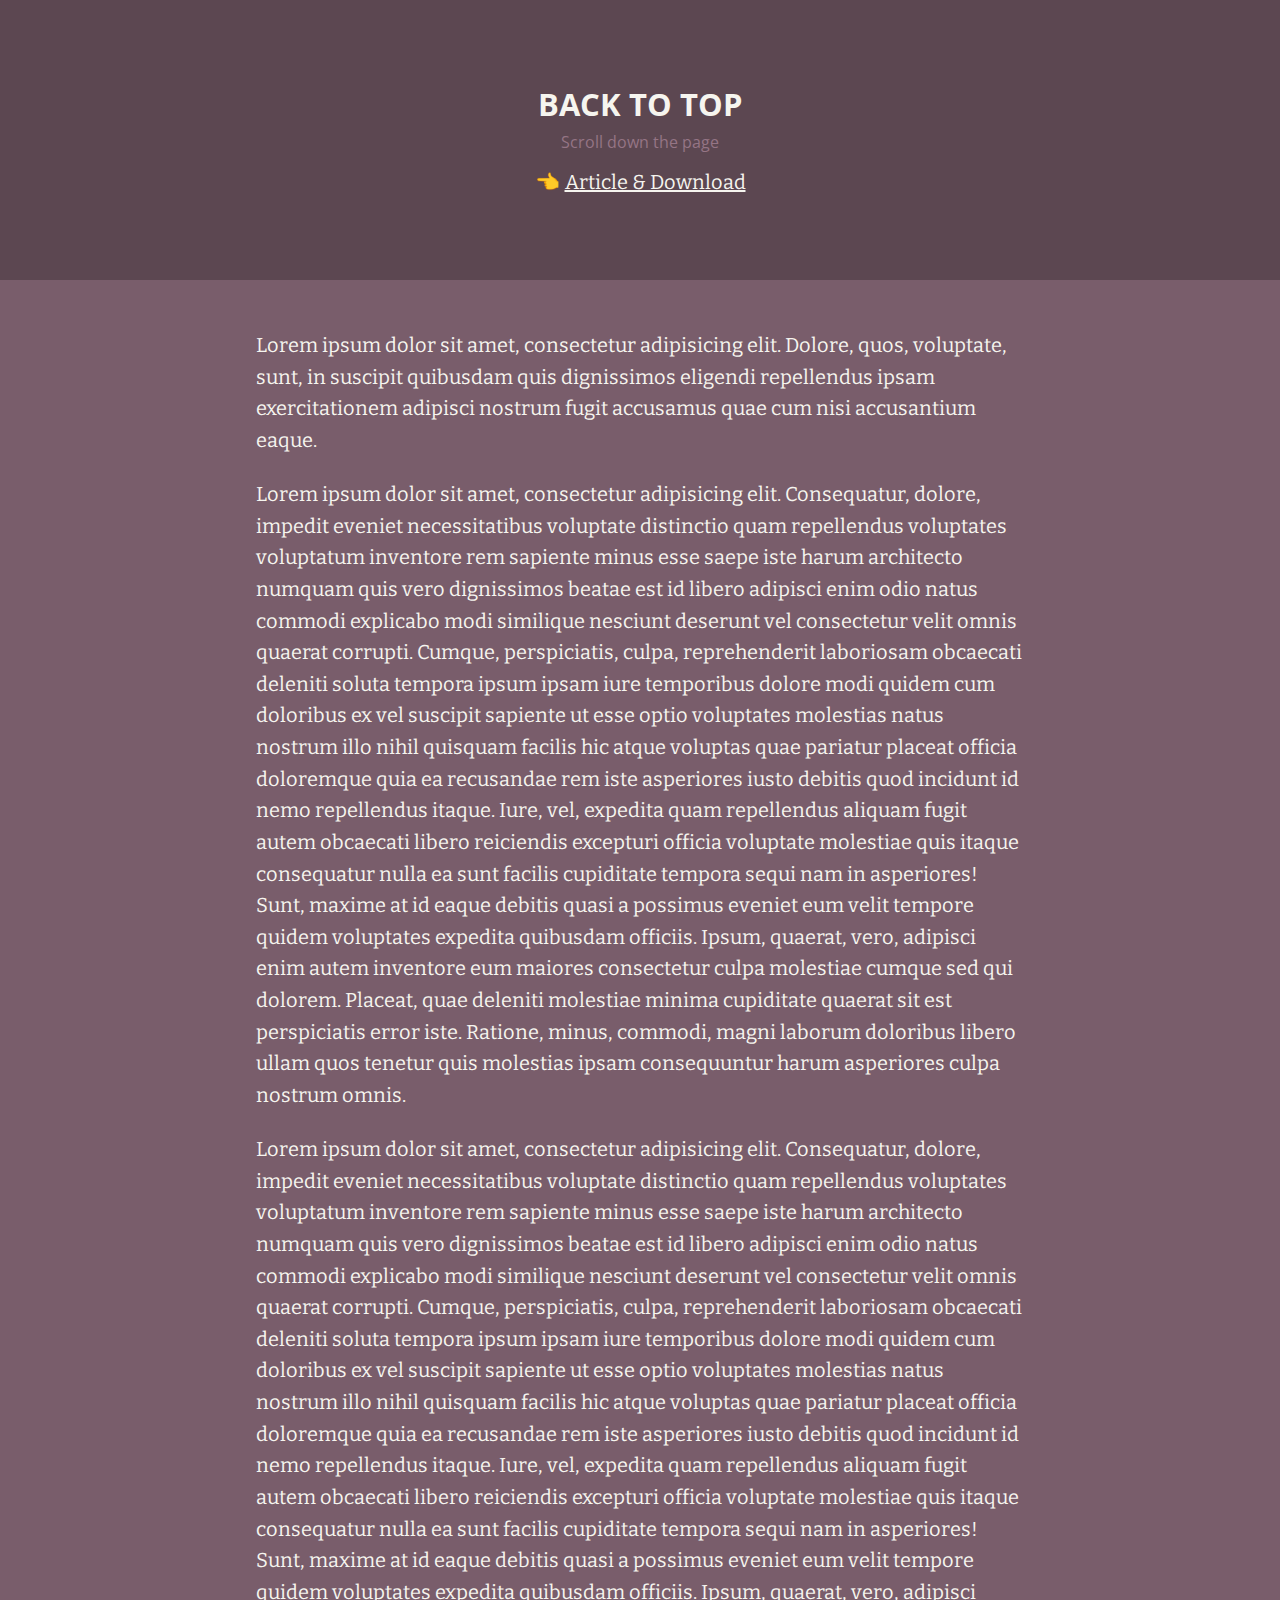
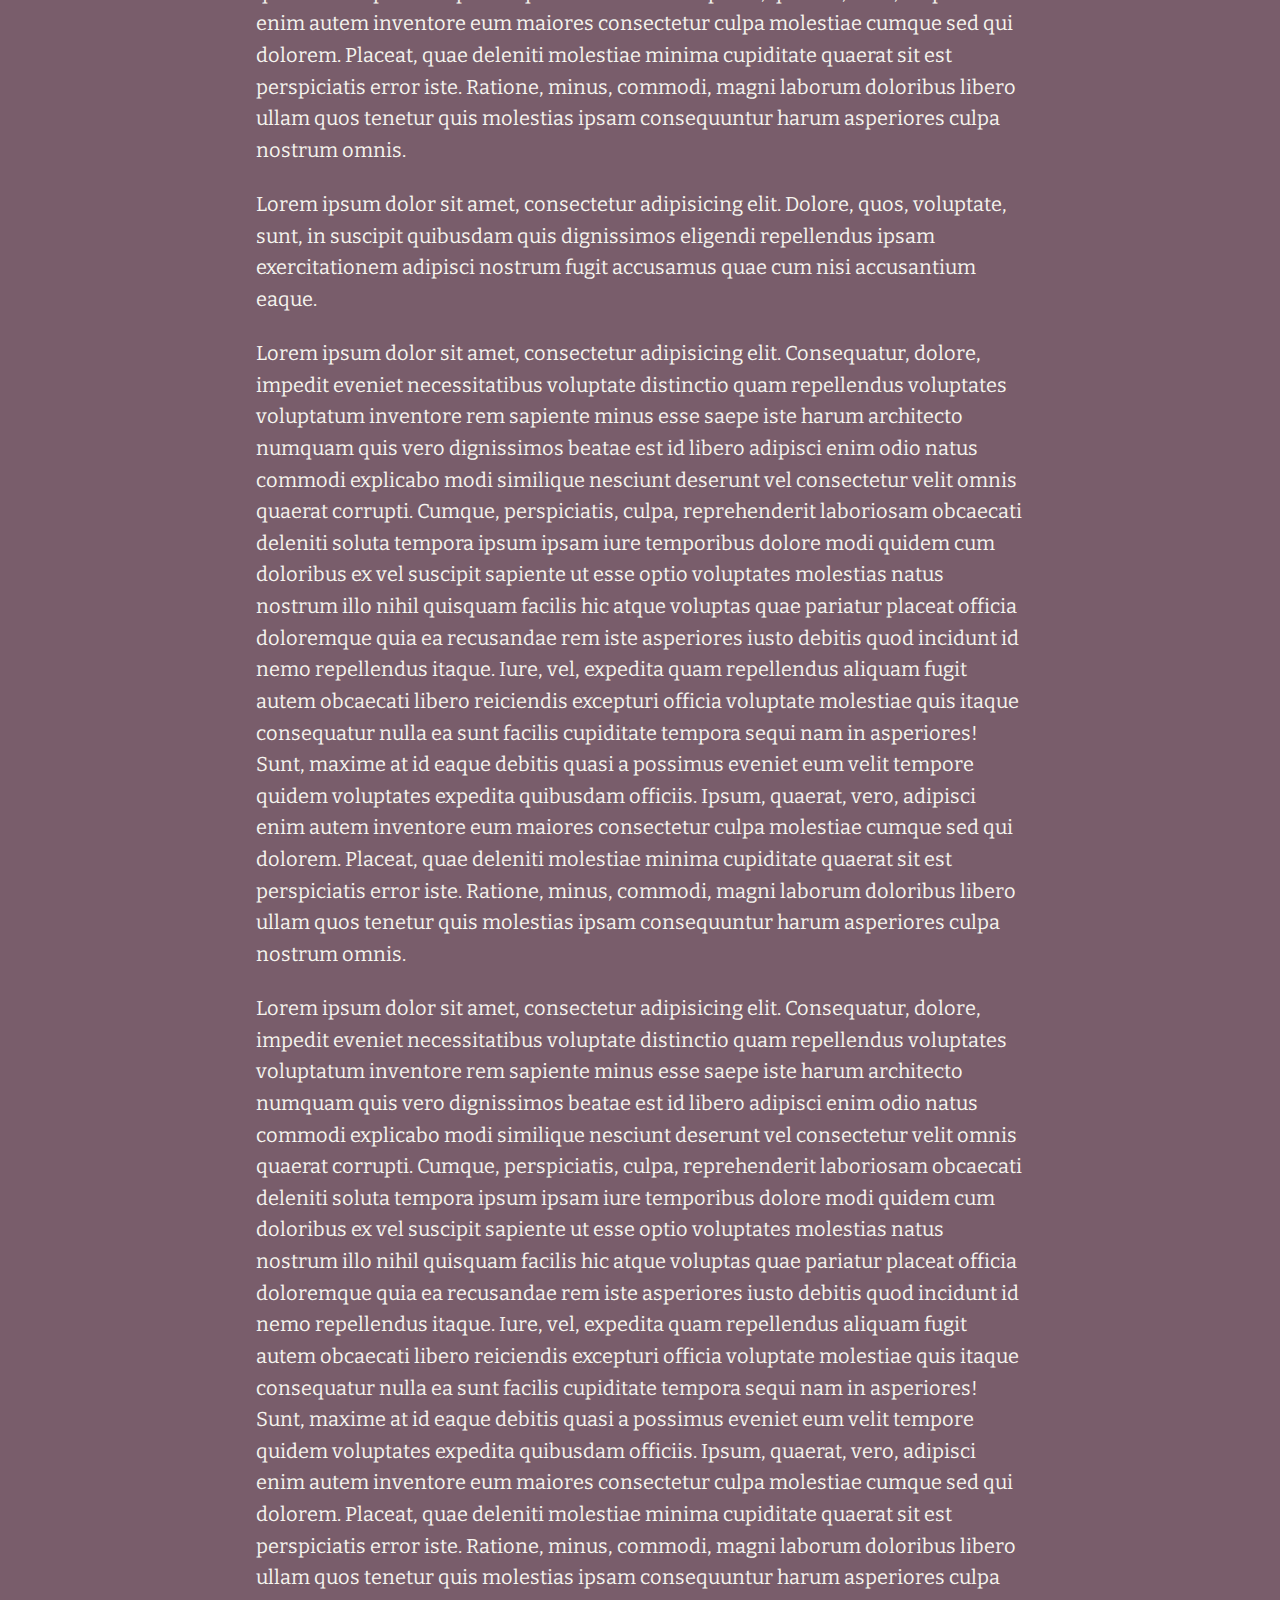
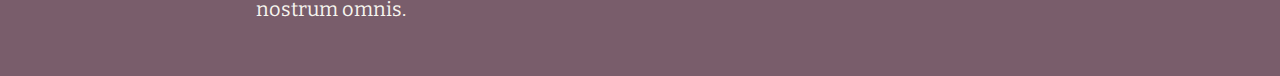
<file: cybersoft/back-to-top-master/index.html>
<!doctype html>
<html lang="en">
<head>
  <meta charset="UTF-8">
  <meta name="viewport" content="width=device-width, initial-scale=1">
  <script>document.getElementsByTagName("html")[0].className += " js";</script>
  <link rel="stylesheet" href="assets/css/style.css">
  <title>Back To Top | CodyHouse</title>
</head>
<body>
	<header class="cd-main-header text-center flex flex-column flex-center">
    <h1 class="text-lg">Back to top</h1>
    <p class="text-sm margin-top-xxs margin-bottom-sm">Scroll down the page</p>
    <p class="cd-article-link">👈 <a class="color-inherit" href="https://codyhouse.co/gem/back-to-top">Article &amp; Download</a></p>
  </header>

	<main class="cd-main-content container max-width-sm margin-top-lg margin-bottom-lg">
    <article class="article text-component">
      <p>
        Lorem ipsum dolor sit amet, consectetur adipisicing elit. Dolore, quos, voluptate, sunt, in suscipit quibusdam quis dignissimos eligendi repellendus ipsam exercitationem adipisci nostrum fugit accusamus quae cum nisi accusantium eaque.
      </p>
  
      <p>
        Lorem ipsum dolor sit amet, consectetur adipisicing elit. Consequatur, dolore, impedit eveniet necessitatibus voluptate distinctio quam repellendus voluptates voluptatum inventore rem sapiente minus esse saepe iste harum architecto numquam quis vero dignissimos beatae est id libero adipisci enim odio natus commodi explicabo modi similique nesciunt deserunt vel consectetur velit omnis quaerat corrupti. Cumque, perspiciatis, culpa, reprehenderit laboriosam obcaecati deleniti soluta tempora ipsum ipsam iure temporibus dolore modi quidem cum doloribus ex vel suscipit sapiente ut esse optio voluptates molestias natus nostrum illo nihil quisquam facilis hic atque voluptas quae pariatur placeat officia doloremque quia ea recusandae rem iste asperiores iusto debitis quod incidunt id nemo repellendus itaque. Iure, vel, expedita quam repellendus aliquam fugit autem obcaecati libero reiciendis excepturi officia voluptate molestiae quis itaque consequatur nulla ea sunt facilis cupiditate tempora sequi nam in asperiores! Sunt, maxime at id eaque debitis quasi a possimus eveniet eum velit tempore quidem voluptates expedita quibusdam officiis. Ipsum, quaerat, vero, adipisci enim autem inventore eum maiores consectetur culpa molestiae cumque sed qui dolorem. Placeat, quae deleniti molestiae minima cupiditate quaerat sit est perspiciatis error iste. Ratione, minus, commodi, magni laborum doloribus libero ullam quos tenetur quis molestias ipsam consequuntur harum asperiores culpa nostrum omnis.
      </p>
  
      <p>
        Lorem ipsum dolor sit amet, consectetur adipisicing elit. Consequatur, dolore, impedit eveniet necessitatibus voluptate distinctio quam repellendus voluptates voluptatum inventore rem sapiente minus esse saepe iste harum architecto numquam quis vero dignissimos beatae est id libero adipisci enim odio natus commodi explicabo modi similique nesciunt deserunt vel consectetur velit omnis quaerat corrupti. Cumque, perspiciatis, culpa, reprehenderit laboriosam obcaecati deleniti soluta tempora ipsum ipsam iure temporibus dolore modi quidem cum doloribus ex vel suscipit sapiente ut esse optio voluptates molestias natus nostrum illo nihil quisquam facilis hic atque voluptas quae pariatur placeat officia doloremque quia ea recusandae rem iste asperiores iusto debitis quod incidunt id nemo repellendus itaque. Iure, vel, expedita quam repellendus aliquam fugit autem obcaecati libero reiciendis excepturi officia voluptate molestiae quis itaque consequatur nulla ea sunt facilis cupiditate tempora sequi nam in asperiores! Sunt, maxime at id eaque debitis quasi a possimus eveniet eum velit tempore quidem voluptates expedita quibusdam officiis. Ipsum, quaerat, vero, adipisci enim autem inventore eum maiores consectetur culpa molestiae cumque sed qui dolorem. Placeat, quae deleniti molestiae minima cupiditate quaerat sit est perspiciatis error iste. Ratione, minus, commodi, magni laborum doloribus libero ullam quos tenetur quis molestias ipsam consequuntur harum asperiores culpa nostrum omnis.
      </p>
  
      <p>
        Lorem ipsum dolor sit amet, consectetur adipisicing elit. Dolore, quos, voluptate, sunt, in suscipit quibusdam quis dignissimos eligendi repellendus ipsam exercitationem adipisci nostrum fugit accusamus quae cum nisi accusantium eaque.
      </p>
  
      <p>
        Lorem ipsum dolor sit amet, consectetur adipisicing elit. Consequatur, dolore, impedit eveniet necessitatibus voluptate distinctio quam repellendus voluptates voluptatum inventore rem sapiente minus esse saepe iste harum architecto numquam quis vero dignissimos beatae est id libero adipisci enim odio natus commodi explicabo modi similique nesciunt deserunt vel consectetur velit omnis quaerat corrupti. Cumque, perspiciatis, culpa, reprehenderit laboriosam obcaecati deleniti soluta tempora ipsum ipsam iure temporibus dolore modi quidem cum doloribus ex vel suscipit sapiente ut esse optio voluptates molestias natus nostrum illo nihil quisquam facilis hic atque voluptas quae pariatur placeat officia doloremque quia ea recusandae rem iste asperiores iusto debitis quod incidunt id nemo repellendus itaque. Iure, vel, expedita quam repellendus aliquam fugit autem obcaecati libero reiciendis excepturi officia voluptate molestiae quis itaque consequatur nulla ea sunt facilis cupiditate tempora sequi nam in asperiores! Sunt, maxime at id eaque debitis quasi a possimus eveniet eum velit tempore quidem voluptates expedita quibusdam officiis. Ipsum, quaerat, vero, adipisci enim autem inventore eum maiores consectetur culpa molestiae cumque sed qui dolorem. Placeat, quae deleniti molestiae minima cupiditate quaerat sit est perspiciatis error iste. Ratione, minus, commodi, magni laborum doloribus libero ullam quos tenetur quis molestias ipsam consequuntur harum asperiores culpa nostrum omnis.
      </p>
  
      <p>
        Lorem ipsum dolor sit amet, consectetur adipisicing elit. Consequatur, dolore, impedit eveniet necessitatibus voluptate distinctio quam repellendus voluptates voluptatum inventore rem sapiente minus esse saepe iste harum architecto numquam quis vero dignissimos beatae est id libero adipisci enim odio natus commodi explicabo modi similique nesciunt deserunt vel consectetur velit omnis quaerat corrupti. Cumque, perspiciatis, culpa, reprehenderit laboriosam obcaecati deleniti soluta tempora ipsum ipsam iure temporibus dolore modi quidem cum doloribus ex vel suscipit sapiente ut esse optio voluptates molestias natus nostrum illo nihil quisquam facilis hic atque voluptas quae pariatur placeat officia doloremque quia ea recusandae rem iste asperiores iusto debitis quod incidunt id nemo repellendus itaque. Iure, vel, expedita quam repellendus aliquam fugit autem obcaecati libero reiciendis excepturi officia voluptate molestiae quis itaque consequatur nulla ea sunt facilis cupiditate tempora sequi nam in asperiores! Sunt, maxime at id eaque debitis quasi a possimus eveniet eum velit tempore quidem voluptates expedita quibusdam officiis. Ipsum, quaerat, vero, adipisci enim autem inventore eum maiores consectetur culpa molestiae cumque sed qui dolorem. Placeat, quae deleniti molestiae minima cupiditate quaerat sit est perspiciatis error iste. Ratione, minus, commodi, magni laborum doloribus libero ullam quos tenetur quis molestias ipsam consequuntur harum asperiores culpa nostrum omnis.
      </p>
    </article>
	</main>
	
	<a href="#" class="cd-top text-replace js-cd-top">Top</a>
	<script src="assets/js/util.js"></script> <!-- util functions included in the CodyHouse framework -->
  <script src="assets/js/main.js"></script>
</body>
</html>
</file>
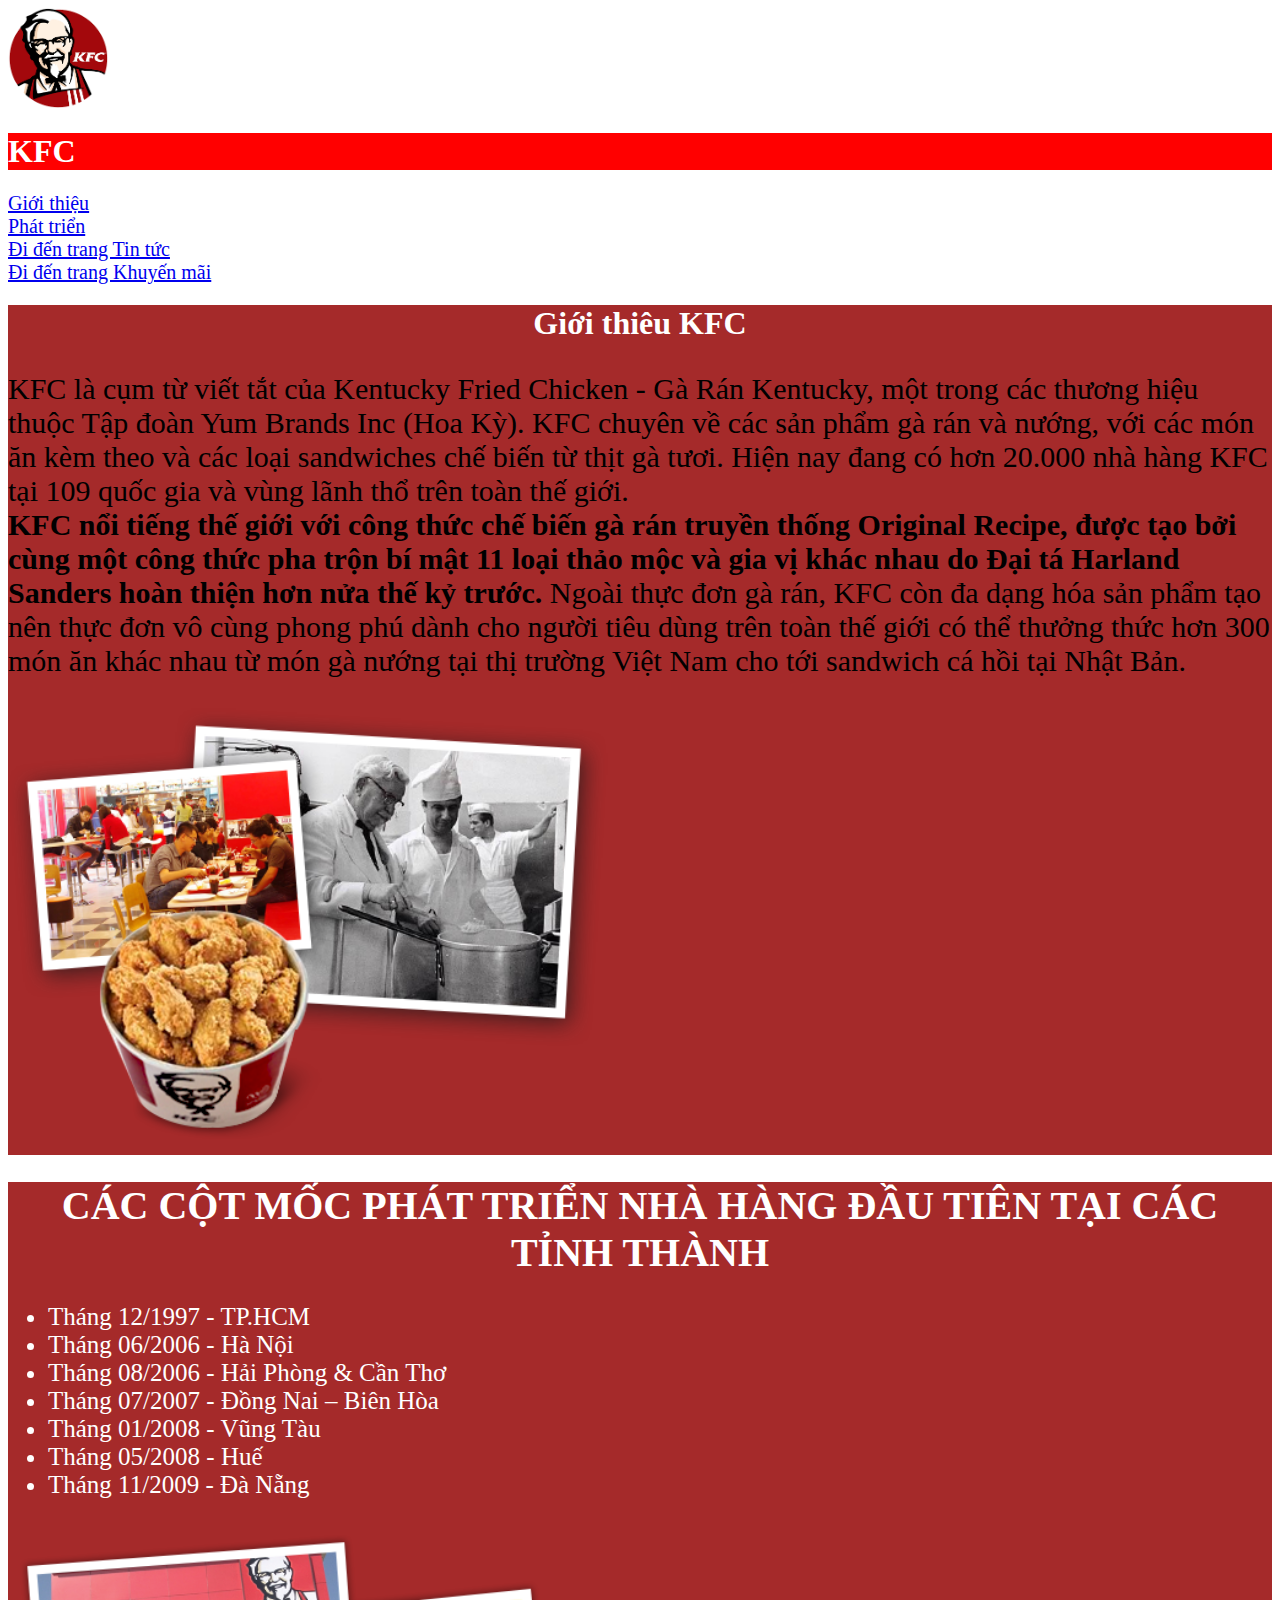
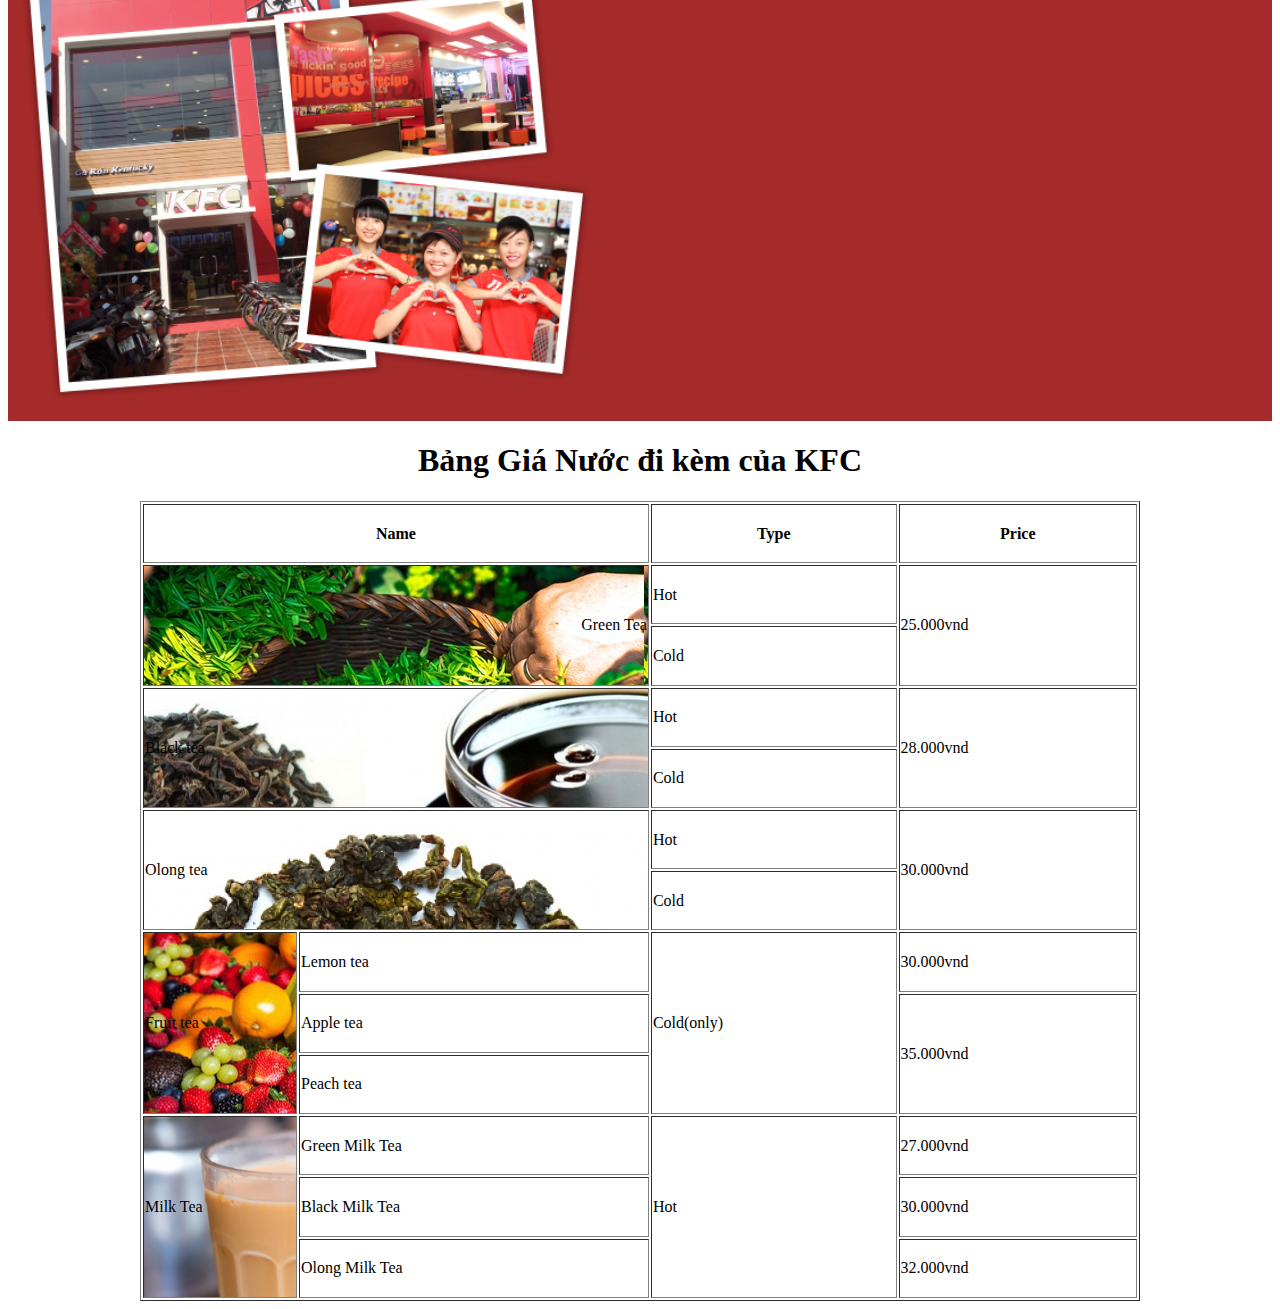
<file: cybersoft/baitapkfc/index.html>
<!DOCTYPE html>
<html>

<head>
    <meta http-equiv="Content-Type" content="text/html;charset=UTF-8">
    <meta name="description" content="Gà rán KFC">
    <title>Gà KFC</title>
</head>

<body>
    <div>
        <img src="./img/logo.png" alt="logo KFC" style="width: 100px;">
        <h1 style="background-color: red; color: white;">KFC</h1>
    </div>
    <div style="font-size: 20px;">
        <a href="#gioithieu">Giới thiệu</a><br>
        <a href="#phattrien">Phát triển</a><br>
        <a href="./new/tintuc.html">Đi đến trang Tin tức</a><br>
        <a href="https://kfcvietnam.com.vn/vi/khuyen-mai.html">Đi đến trang Khuyến mãi</a><br>
    </div>
    <div style="background-color: brown;" id="gioithieu">
        <h1 style="text-align: center; color: white;"><b> Giới thiêu KFC</b></h1>
        <p style="font-size: 30px;">
            KFC là cụm từ viết tắt của Kentucky Fried Chicken - Gà Rán Kentucky, một trong các thương hiệu
            thuộc Tập đoàn Yum Brands Inc (Hoa Kỳ). KFC chuyên về các sản phẩm gà rán và nướng, với các món ăn kèm theo
            và các loại sandwiches chế biến từ thịt gà tươi. Hiện nay đang có hơn 20.000 nhà hàng KFC tại 109 quốc gia
            và vùng lãnh thổ trên toàn thế giới. <br>
            <b> KFC nổi tiếng thế giới với công thức chế biến gà rán truyền thống Original Recipe, được tạo bởi cùng một
                công thức pha trộn bí mật 11 loại thảo mộc và gia vị khác nhau do Đại tá Harland Sanders hoàn thiện hơn
                nửa thế kỷ trước.</b> Ngoài thực đơn gà rán, KFC còn đa dạng hóa sản phẩm tạo nên thực đơn vô cùng phong
            phú dành cho người tiêu dùng trên toàn thế giới có thể thưởng thức hơn 300 món ăn khác nhau từ món gà nướng
            tại thị trường Việt Nam cho tới sandwich cá hồi tại Nhật Bản.
        </p>
        <img src="./img/about-pic-1.png" alt="" width="600px">
    </div>
    <div style="background-color: brown;" id="phattrien">
        <h1 style="color: white;font-size: 40px; text-align: center;">CÁC CỘT MỐC PHÁT TRIỂN NHÀ HÀNG ĐẦU TIÊN TẠI CÁC TỈNH THÀNH</h1>
        <ul style="color:white;font-size: 25px;">
            <li>Tháng 12/1997 - TP.HCM</li>
            <li>Tháng 06/2006 - Hà Nội</li>
            <li>Tháng 08/2006 - Hải Phòng & Cần Thơ</li>
            <li>Tháng 07/2007 - Đồng Nai – Biên Hòa</li>
            <li>Tháng 01/2008 - Vũng Tàu</li>
            <li>Tháng 05/2008 - Huế</li>
            <li>Tháng 11/2009 - Đà Nẵng</li>
        </ul>
        <img src="./img/about-pic-3.png" alt="" width="600px">
    </div>
    <div ></div>
        <h1 style="text-align: center;">Bảng Giá Nước đi kèm của KFC</h1>
        <table border="1" width="1000px" height="800px" align="center">
            <tr>
                <th colspan="2">Name</th>
                <th>Type</th>
                <th>Price</th>
            </tr>
            <tr>
                <td rowspan="2" colspan="2" background="./img/greentea.jpg" align="right">Green Tea</td>
                <td>Hot</td>
                <td rowspan="2" colspan="2">25.000vnd</td>
            </tr>
            <tr>
                <td>Cold</td>
            </tr>
            <tr>
                <td rowspan="2" colspan="2" background="./img/blacktea.jpg">Black tea</td>
                <td>Hot</td>
                <td rowspan="2" colspan="2">28.000vnd</td>
            </tr>
            <tr>
                <td>Cold</td>
            </tr>
            <tr>
                <td rowspan="2" colspan="2" background="./img/olongtea.jpg">Olong tea</td>
                <td>Hot</td>
                <td rowspan="2" colspan="2">30.000vnd</td>
            </tr>
            <tr>
                <td>Cold</td>
            </tr>
            <tr>
                <td rowspan="3" colspan="1" width="150px" background="./img/fruit.jpg">Fruit tea</td>
                <td>Lemon tea</td>
                <td rowspan="3">Cold(only)</td>
                <td>30.000vnd</td>
            </tr>
            <tr>
                <td>Apple tea</td>
                <td rowspan="2">35.000vnd</td>
            </tr>
            <tr>
                <td>Peach tea</td>
            </tr>
            <tr>
                <td rowspan="3" colspan="1" width="150px" background="./img/milktea.png">Milk Tea</td>
                <td>Green Milk Tea</td>
                <td rowspan="3">Hot</td>
                <td>27.000vnd</td>
            </tr>
            <tr>
                <td>Black Milk Tea</td>
                <td>30.000vnd</td>
            </tr>
            <tr>
                <td>Olong Milk Tea</td>
                <td>32.000vnd</td>
            </tr>

        </table>
    </div>
</body>

</html>
</file>
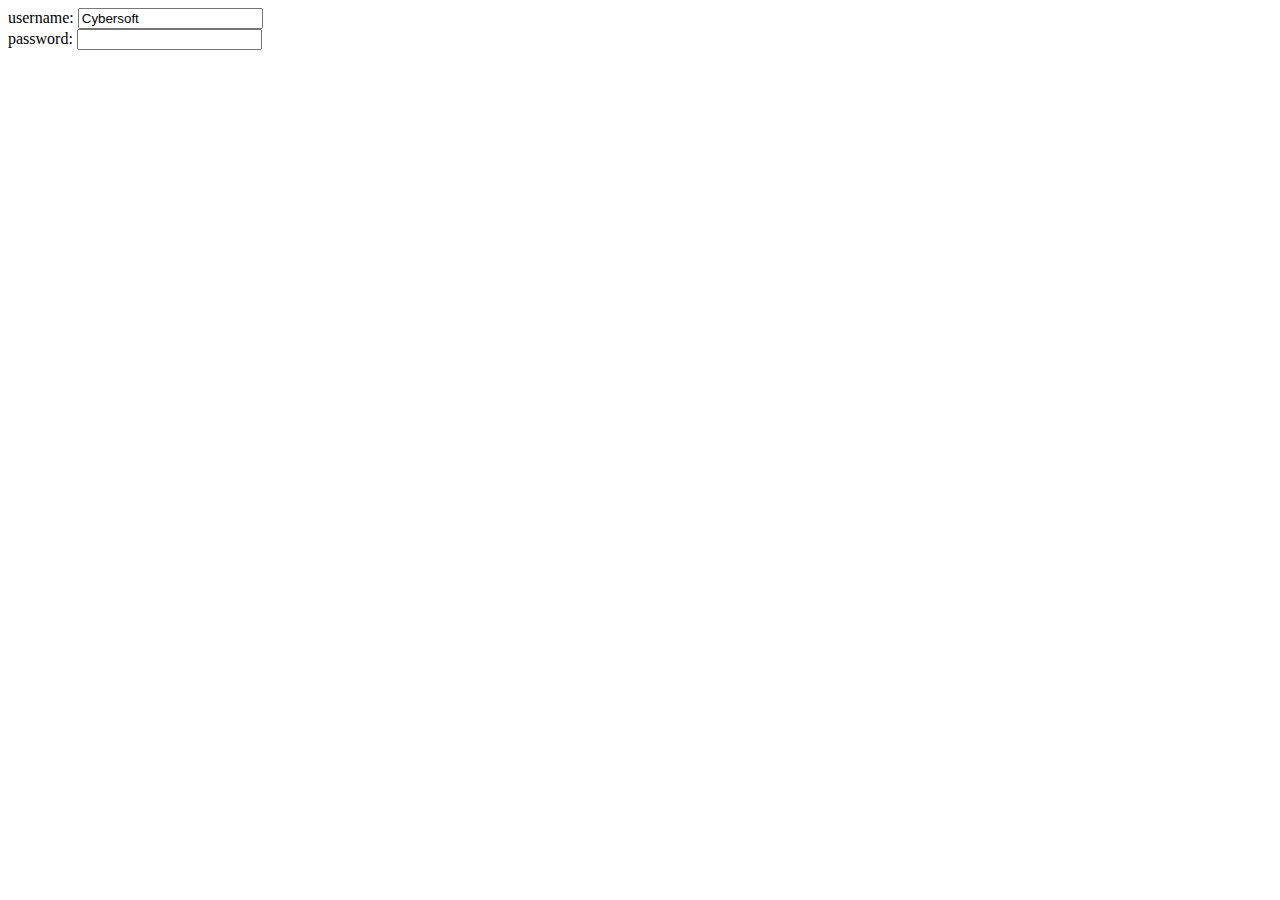
<file: cybersoft/javascript/index.html>
<!DOCTYPE html>
<html lang="en">
<head>
    <meta charset="UTF-8">
    <meta name="viewport" content="width=device-width, initial-scale=1.0">
    <title>Document</title>

</head>
<body>
    <div class="">username: <input type="text" value="Cybersoft" id="txtUserName"></div>
    <div class="">password: <input type="text"></div>
    <script src="./main.js"></script>
</body>
</html>
</file>
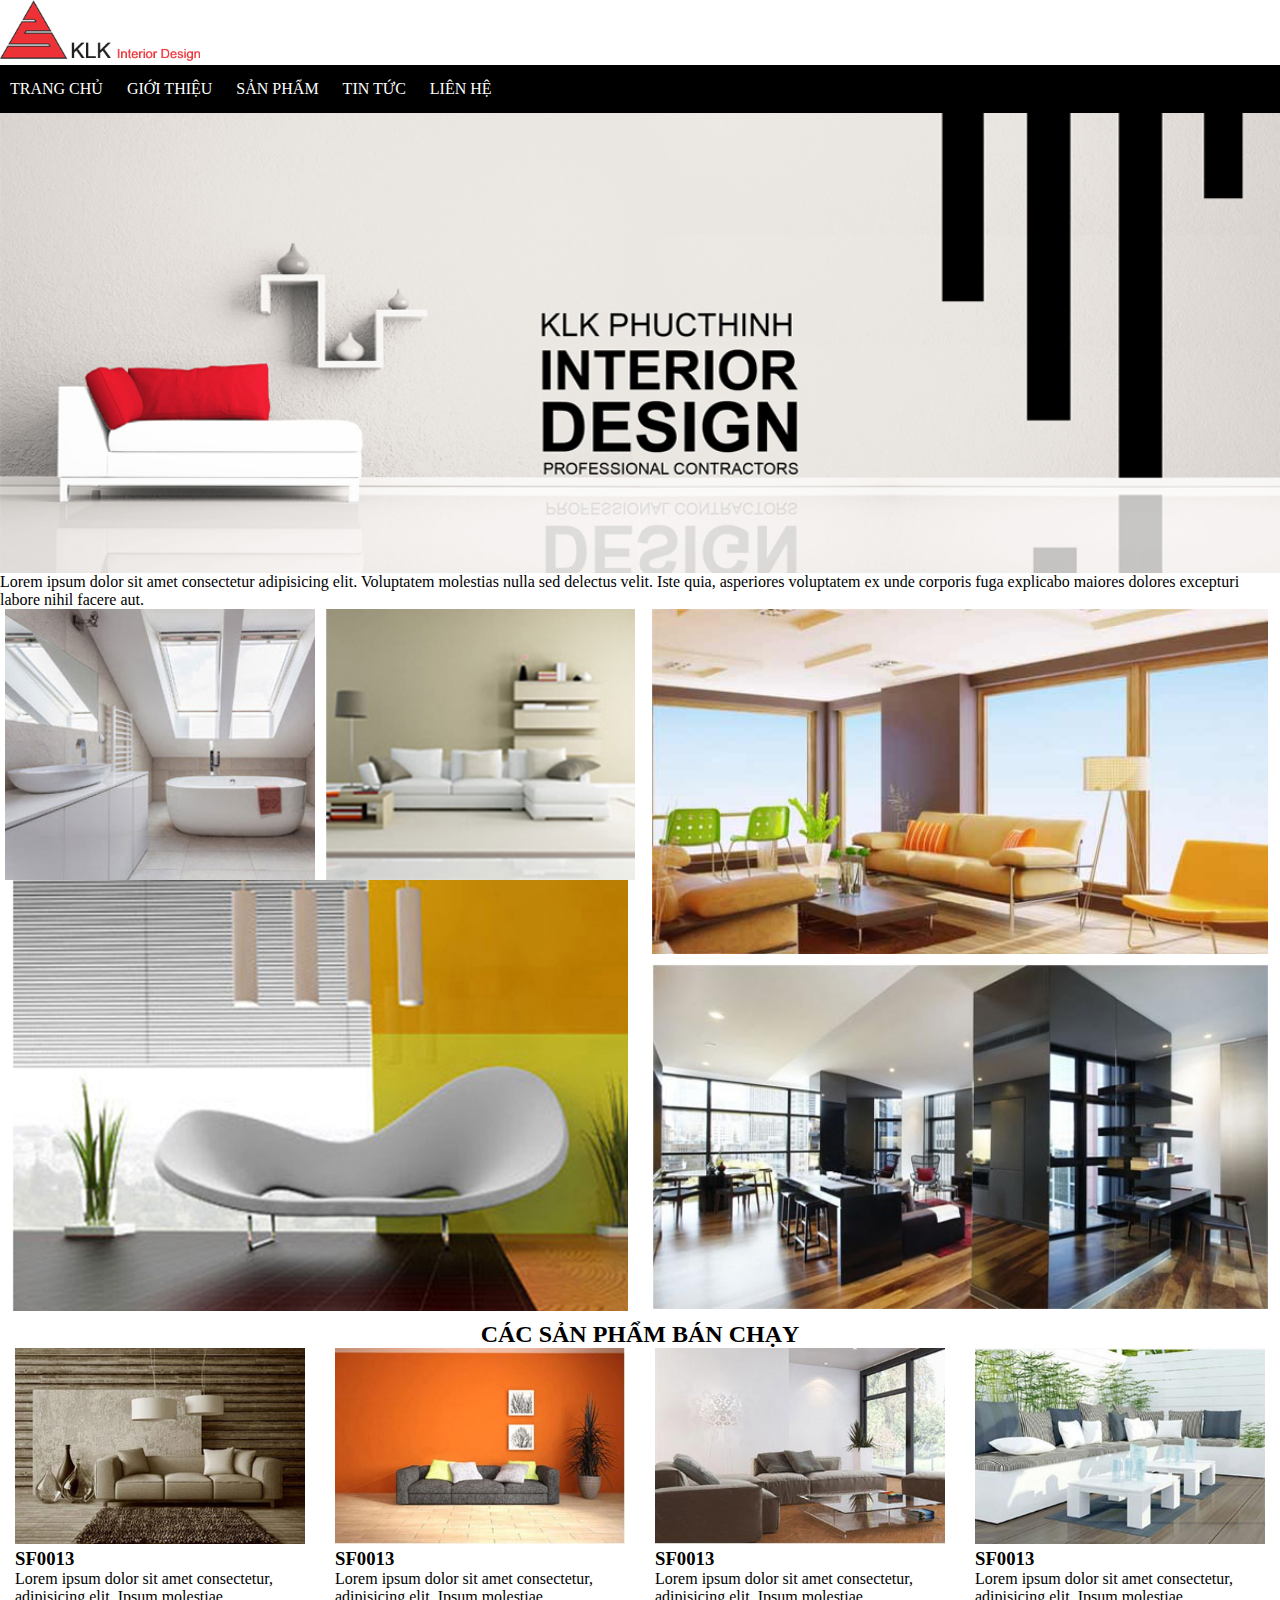
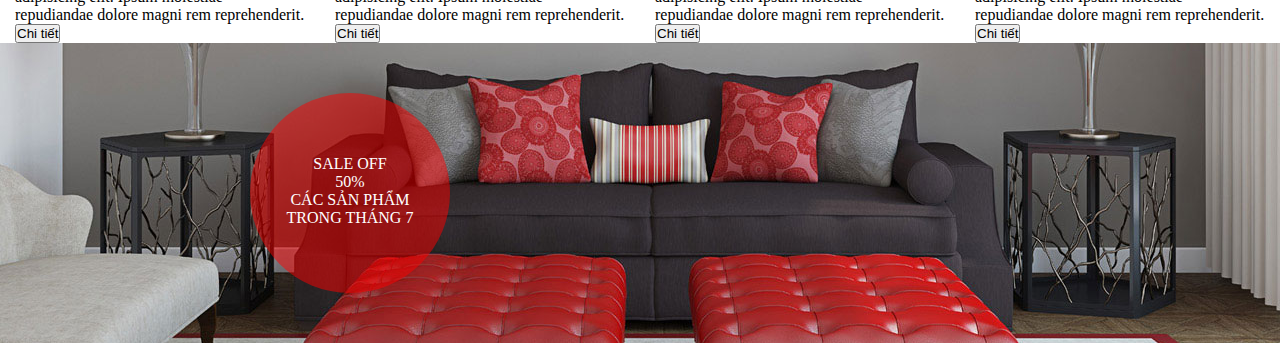
<file: cybersoft/layoutbuoi2/index.html>
<!DOCTYPE html>
<html lang="en">

<head>
    <meta charset="UTF-8">
    <meta name="viewport" content="width=device-width, initial-scale=1.0">
    <title>KLK</title>
    <link rel="stylesheet" href="./css/index.css">
</head>

<body>
    <!-- HEADER  -->
    <div class="header">
        <img src="./img/LOGO.png" alt="logo">
        <ul>
            <li><a href="#">TRANG CHỦ</a></li>
            <li><a href="#">GIỚI THIỆU</a></li>
            <li><a href="#">SẢN PHẨM</a></li>
            <li><a href="#">TIN TỨC</a></li>
            <li><a href="#">LIÊN HỆ</a></li>
        </ul>
    </div>
    <!-- emmet -->
    <!-- .carosel  -->
    <div class="carousel"> </div>
    <!-- intro  -->
    <div class="intro">
        <p>Lorem ipsum dolor sit amet consectetur adipisicing elit. Voluptatem molestias nulla sed delectus velit. Iste
            quia, asperiores voluptatem ex unde corporis fuga explicabo maiores dolores excepturi labore nihil facere
            aut.</p>
        <div class="intro__content">
            <div class="intro__left">
                <div class="intro__item intro__small">
                    <img src="./img/img_nha_tam.jpg" alt="">
                </div>
                <div class="intro__item intro__small">
                    <img src="./img/img_sofa.jpg" alt="">
                </div>
                <div class="intro__item">
                    <img src="./img/img_noi_that.jpg" alt="">
                </div>
            </div>
            <div class="intro__right">
                <div class="intro__item">
                    <img src="./img/img_phong_khach.jpg" alt="">
                </div>
                <div class="intro__item">
                    <img src="./img/img_van_phong.jpg" alt="">
                </div>
            </div>
        </div>
    </div>
    <div class="clear"></div>
    <!-- product  -->
    <div class="product">
        <h2>CÁC SẢN PHẨM BÁN CHẠY</h2>
        <!-- BEM đặt tên -->
        <div class="product__content">
            <div class="product__item">
                <img src="./img/sp_1.jpg" alt="sp1">
                <h3>SF0013</h3>
                <p>Lorem ipsum dolor sit amet consectetur, adipisicing elit. Ipsum molestiae repudiandae dolore magni
                    rem reprehenderit.</p>
                <button>Chi tiết</button>
            </div>
            <div class="product__item">
                <img src="./img/sp_2.jpg" alt="sp2">
                <h3>SF0013</h3>
                <p>Lorem ipsum dolor sit amet consectetur, adipisicing elit. Ipsum molestiae repudiandae dolore magni
                    rem reprehenderit.</p>
                <button>Chi tiết</button>
            </div>
            <div class="product__item">
                <img src="./img/sp_3.jpg" alt="sp3">
                <h3>SF0013</h3>
                <p>Lorem ipsum dolor sit amet consectetur, adipisicing elit. Ipsum molestiae repudiandae dolore magni
                    rem reprehenderit.</p>
                <button>Chi tiết</button>
            </div>
            <div class="product__item">
                <img src="./img/sp_4.jpg" alt="sp4">
                <h3>SF0013</h3>
                <p>Lorem ipsum dolor sit amet consectetur, adipisicing elit. Ipsum molestiae repudiandae dolore magni
                    rem reprehenderit.</p>
                <button>Chi tiết</button>
            </div>
        </div>
    </div>
    <!-- xóa float  -->
    <div class="clear"></div>
    <!-- panner  -->
    <div class="banner">
        <div class="banner__circle">
            <p>SALE OFF</p>
            <P>50%</P>
            <P>CÁC SẢN PHẨM</P>
            <P>TRONG THÁNG 7</P>
        </div>
    </div>
    <!-- service  -->
    <div class="service"></div>
    <!-- footer  -->
    <div class="footer"></div>
</body>

</html>
</file>
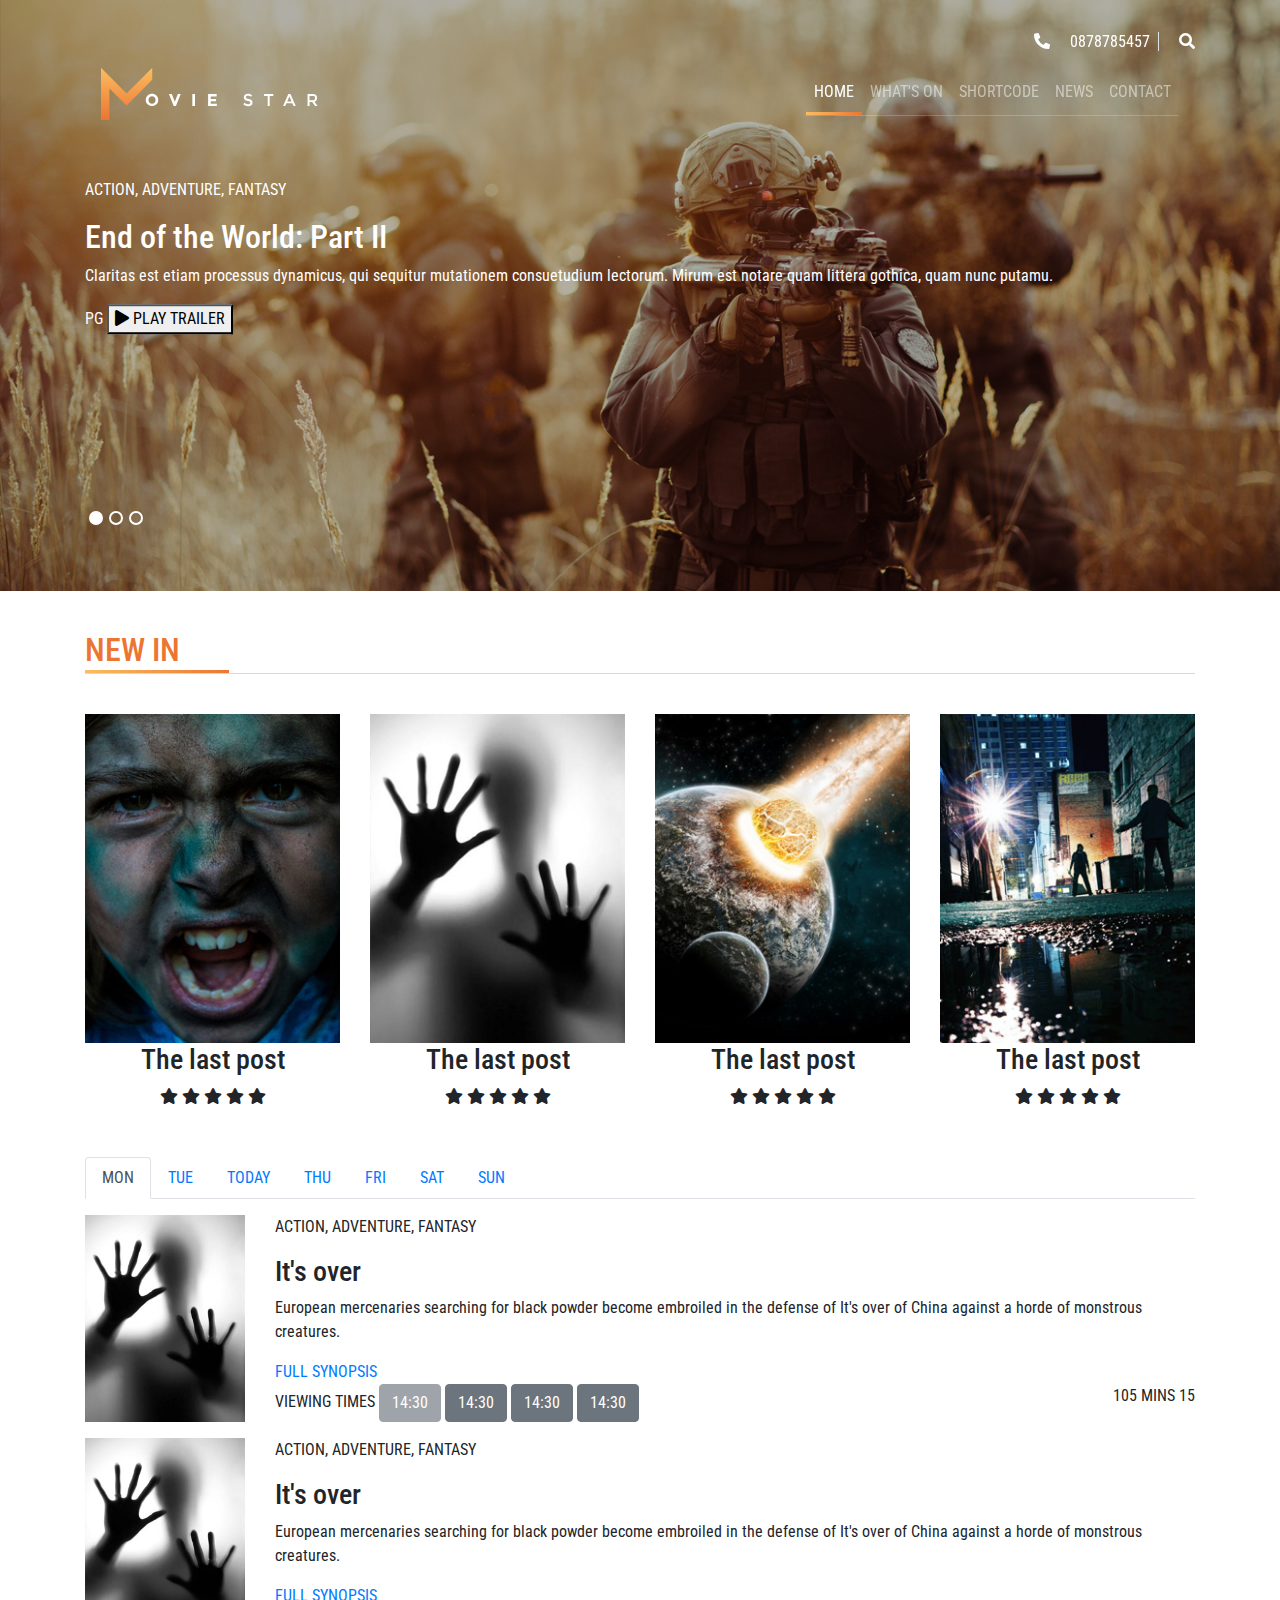
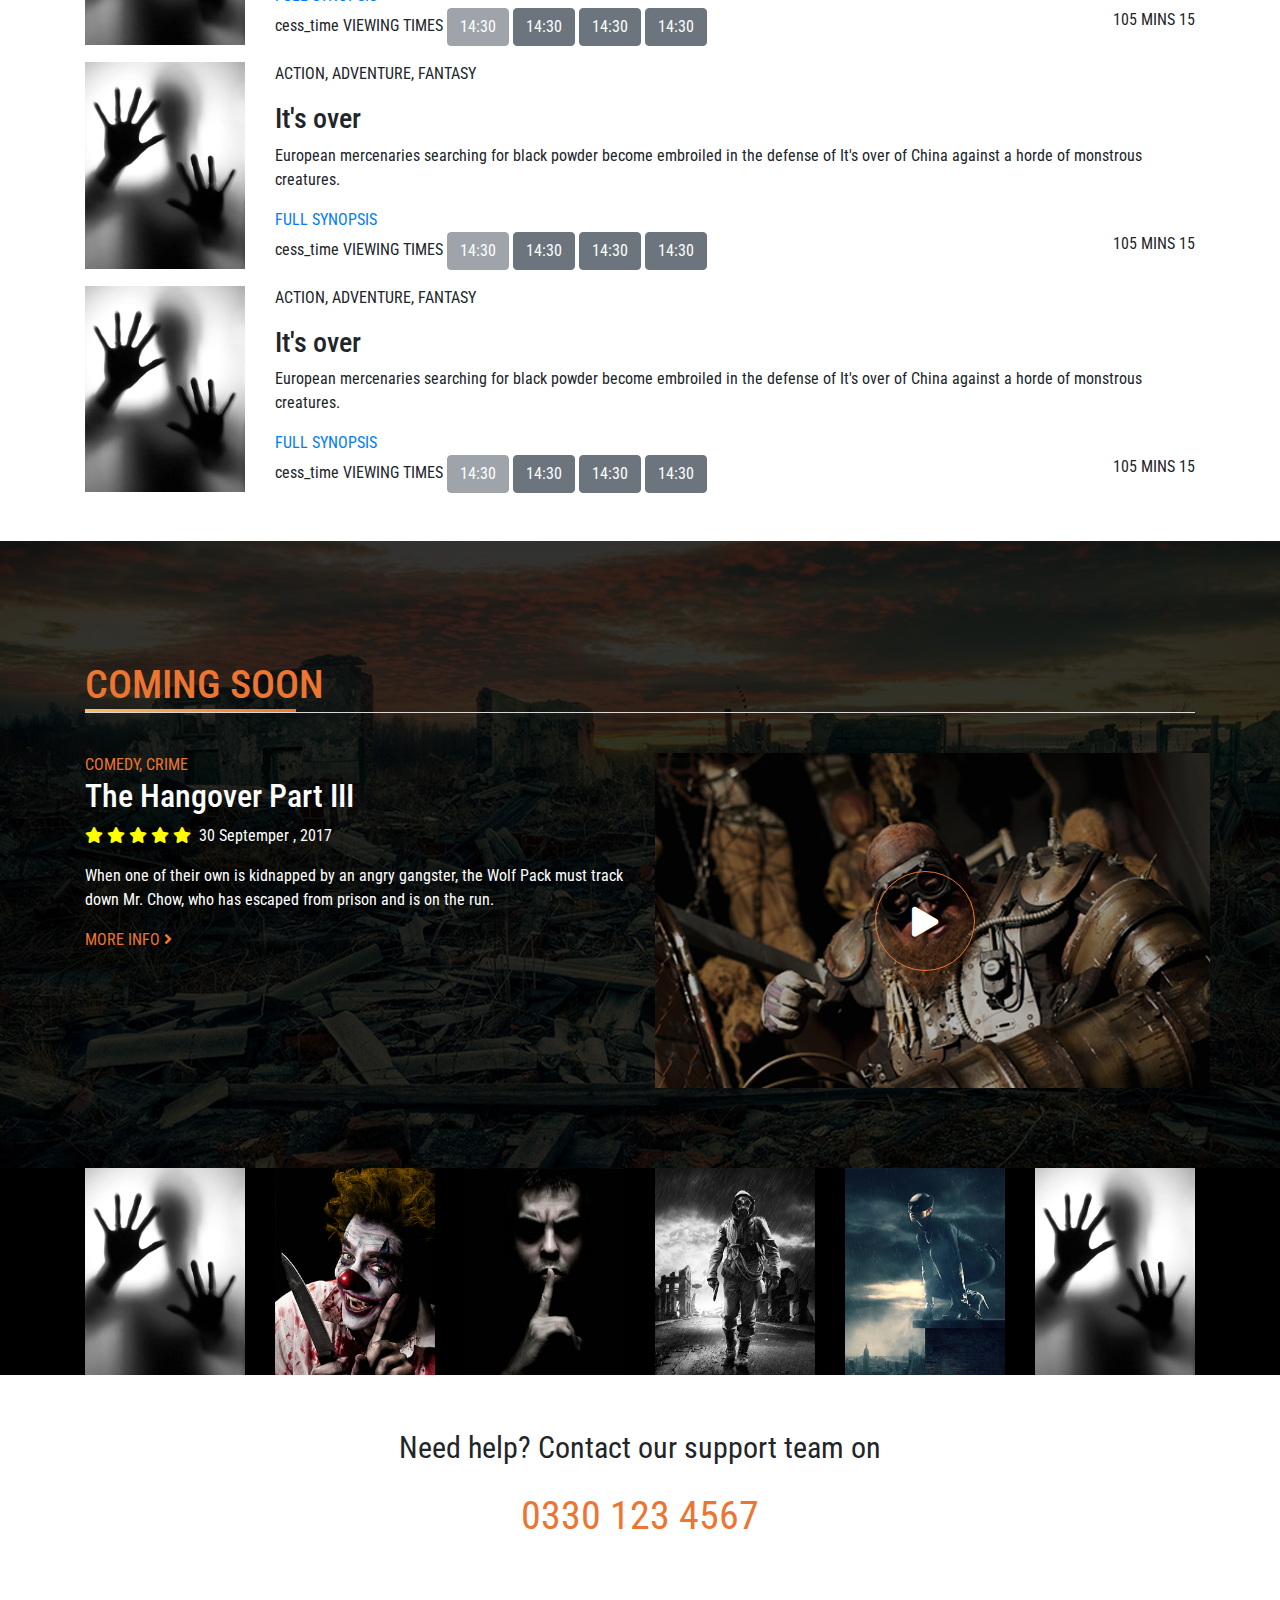
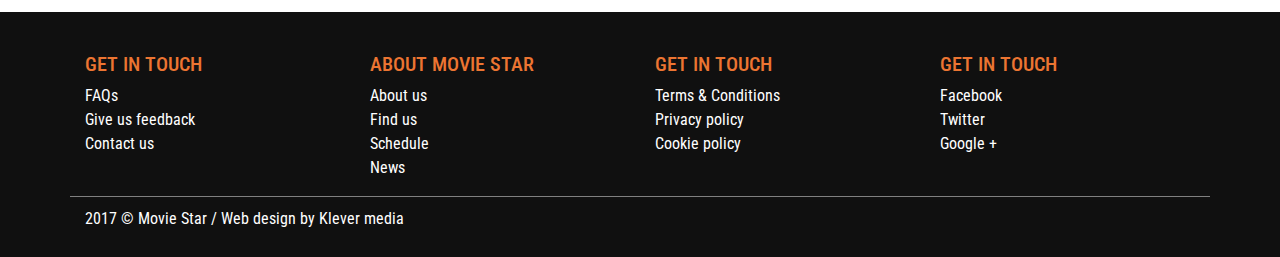
<file: cybersoft/movielayout/movieLayout/index.html>
<!DOCTYPE html>
<html lang="en">

<head>
    <meta charset="UTF-8">
    <meta name="viewport" content="width=device-width, initial-scale=1.0">
    <title>Document</title>

    <!-- font GOOGLE -->
    <link href="https://fonts.googleapis.com/css2?family=Roboto+Condensed:wght@300;400;700&display=swap"
        rel="stylesheet">

    <!-- Font AWESOME -->
    <link rel="stylesheet" href="https://cdnjs.cloudflare.com/ajax/libs/font-awesome/5.14.0/css/all.min.css">

    <!-- BS4 CSS -->
    <link rel="stylesheet" href="https://stackpath.bootstrapcdn.com/bootstrap/4.5.2/css/bootstrap.min.css"
        integrity="sha384-JcKb8q3iqJ61gNV9KGb8thSsNjpSL0n8PARn9HuZOnIxN0hoP+VmmDGMN5t9UJ0Z" crossorigin="anonymous">

    <!-- MAIN CSS -->
    <link rel="stylesheet" href="./css/index.css">
</head>

<body>

    <header class="container">
        <p class=" text-white text-right mb-0">
            <i class="fas fa-phone-alt"></i>
            <span class="mx-3 border-right pr-2">0878785457</span>
            <i class="fa fa-search"></i>
        </p>
        <!-- <p class="bg-dark text-white container-fluid">
            <i class="fas fa-phone-alt"></i>
            <span>0878785457</span>
            <i class="fa fa-search"></i>
        </p> -->

        <nav class="navbar navbar-expand-lg navbar-dark">
            <a class="navbar-brand" href="#">
                <img src="./img/logo.svg" alt="">
            </a>
            <button class="navbar-toggler" type="button" data-toggle="collapse" data-target="#movieNavbar"
                aria-controls="navbarSupportedContent" aria-expanded="false" aria-label="Toggle navigation">
                <span class="navbar-toggler-icon"></span>
            </button>
            <div class="collapse navbar-collapse" id="movieNavbar">
                <ul class="navbar-nav ml-auto">
                    <li class="nav-item active">
                        <a class="nav-link" href="#">HOME</a>
                    </li>
                    <li class="nav-item">
                        <a class="nav-link" href="#">WHAT'S ON</a>
                    </li>
                    <li class="nav-item">
                        <a class="nav-link" href="#">SHORTCODE</a>
                    </li>
                    <li class="nav-item">
                        <a class="nav-link" href="#">NEWS</a>
                    </li>
                    <li class="nav-item">
                        <a class="nav-link" href="#">CONTACT</a>
                    </li>
                </ul>

            </div>
        </nav>

    </header>
    <section class="movieCarousel">
        <!-- data-ride="carousel" -->
        <div id="movieCarousel" class="carousel slide carousel-fade">
            <ol class="carousel-indicators container">
                <li data-target="#movieCarousel" data-slide-to="0" class="active"></li>
                <li data-target="#movieCarousel" data-slide-to="1"></li>
                <li data-target="#movieCarousel" data-slide-to="2"></li>
            </ol>
            <div class="carousel-inner">
                <div class="carousel-item active">
                    <img src="./img/hero-1.jpg" class="d-block w-100" alt="...">
                    <div class="container carousel-caption d-none d-md-block">
                        <p>ACTION, ADVENTURE, FANTASY</p>
                        <h2>End of the World: Part II</h2>
                        <p>Claritas est etiam processus dynamicus, qui sequitur mutationem consuetudium lectorum. Mirum
                            est notare quam littera gothica, quam nunc putamu.</p>
                        <div class="movieCarousel__trailer">
                            <span>PG</span>
                            <button><i class="fa fa-play"></i> PLAY TRAILER</button>
                        </div>
                    </div>
                </div>
                <div class="carousel-item">
                    <img src="./img/hero-2.jpg" class="d-block w-100" alt="...">
                    <div class="carousel-caption d-none d-md-block">
                        <p>ACTION, ADVENTURE, FANTASY</p>
                        <h2>End of the World: Part II</h2>
                        <p>Claritas est etiam processus dynamicus, qui sequitur mutationem consuetudium lectorum. Mirum
                            est notare quam littera gothica, quam nunc putamu.</p>
                        <div class="movieCarousel__trailer">
                            <span>PG</span>
                            <button><i class="fa fa-play"></i> PLAY TRAILER</button>
                        </div>
                    </div>
                </div>
                <div class="carousel-item">
                    <img src="./img/hero-3.jpg" class="d-block w-100" alt="...">
                    <div class="carousel-caption d-none d-md-block">
                        <p>ACTION, ADVENTURE, FANTASY</p>
                        <h2>End of the World: Part II</h2>
                        <p>Claritas est etiam processus dynamicus, qui sequitur mutationem consuetudium lectorum. Mirum
                            est notare quam littera gothica, quam nunc putamu.</p>
                        <div class="movieCarousel__trailer">
                            <span>PG</span>
                            <button><i class="fa fa-play"></i> PLAY TRAILER</button>
                        </div>
                    </div>
                </div>
            </div>
            <!-- <a class="carousel-control-prev" href="#movieCarousel" role="button" data-slide="prev">
              <span class="carousel-control-prev-icon" aria-hidden="true"></span>
              <span class="sr-only">Previous</span>
            </a>
            <a class="carousel-control-next" href="#movieCarousel" role="button" data-slide="next">
              <span class="carousel-control-next-icon" aria-hidden="true"></span>
              <span class="sr-only">Next</span>
            </a> -->
        </div>
    </section>
    <section class="newIn container">
        <h2>
            <div>NEW IN</div>
        </h2>
        <div class="newIn__content">
            <!-- có thể xóa các màn hình nhỏ hơn  -->
            <div class="row">
                <div class="col-6  col-md-3 ">
                    <div class="newIn__img">
                        <img class="img-fluid" src="./img/movie-1.jpg" alt="">
                        <div class="newIn__overlay"></div>
                        <div class="newIn__play">
                            <i class="fa fa-play"></i>
                            <p>
                                <a href="#">READ MORE</a>
                            </p>
                            <p>Lorem, ipsum dolor.</p>
                        </div>
                    </div>
                    <div class="newIn__movie">
                        <h3>
                            The last post
                        </h3>
                        <div class="">
                            <i class="fa fa-star"></i>
                            <i class="fa fa-star"></i>
                            <i class="fa fa-star"></i>
                            <i class="fa fa-star"></i>
                            <i class="fa fa-star"></i>
                        </div>
                    </div>
                </div>
                <div class="col-6 col-sm-6 col-md-3 col-lg-3 col-xl-3">
                    <div class="newIn__img">
                        <img class="img-fluid" src="./img/movie-5.jpg" alt="">
                        <div class="newIn__overlay"></div>
                        <div class="newIn__play">
                            <i class="fa fa-play"></i>
                            <p> <a href="#">READ MORE</a></p>
                            <p>Lorem, ipsum dolor.</p>
                        </div>
                    </div>
                    <div class="newIn__movie">
                        <h3>
                            The last post
                        </h3>
                        <div class="">
                            <i class="fa fa-star"></i>
                            <i class="fa fa-star"></i>
                            <i class="fa fa-star"></i>
                            <i class="fa fa-star"></i>
                            <i class="fa fa-star"></i>
                        </div>
                    </div>
                </div>
                <div class="col-6 col-sm-6 col-md-3 col-lg-3 col-xl-3">
                    <div class="newIn__img">
                        <img class="img-fluid" src="./img/movie-2.jpg" alt="">
                        <div class="newIn__overlay"></div>
                        <div class="newIn__play">
                            <i class="fa fa-play"></i>
                            <p> <a href="#">READ MORE</a></p>
                            <p>Lorem, ipsum dolor.</p>
                        </div>
                    </div>
                    <div class="newIn__movie">
                        <h3>
                            The last post
                        </h3>
                        <div class="">
                            <i class="fa fa-star"></i>
                            <i class="fa fa-star"></i>
                            <i class="fa fa-star"></i>
                            <i class="fa fa-star"></i>
                            <i class="fa fa-star"></i>
                        </div>
                    </div>
                </div>
                <div class="col-6 col-sm-6 col-md-3 col-lg-3 col-xl-3">
                    <div class="newIn__img">
                        <img class="img-fluid" src="./img/movie-3.jpg" alt="">
                        <div class="newIn__overlay"></div>
                        <div class="newIn__play">
                            <i class="fa fa-play"></i>
                            <p> <a href="#">READ MORE</a></p>
                            <p>Lorem, ipsum dolor.</p>
                        </div>
                    </div>
                    <div class="newIn__movie">
                        <h3>
                            The last post
                        </h3>
                        <div class="">
                            <i class="fa fa-star"></i>
                            <i class="fa fa-star"></i>
                            <i class="fa fa-star"></i>
                            <i class="fa fa-star"></i>
                            <i class="fa fa-star"></i>
                        </div>
                    </div>
                </div>
            </div>
        </div>
    </section>
    <section class="showTimes container py-5">
        <ul class="nav nav-tabs" id="myTab" role="tablist">
            <li class="nav-item" role="presentation">
                <a class="nav-link active" id="home-tab" data-toggle="tab" href="#mon" role="tab" aria-controls="home"
                    aria-selected="true">MON</a>
            </li>
            <li class="nav-item" role="presentation">
                <a class="nav-link" id="profile-tab" data-toggle="tab" href="#tue" role="tab" aria-controls="profile"
                    aria-selected="false">TUE</a>
            </li>
            <li class="nav-item" role="presentation">
                <a class="nav-link" id="contact-tab" data-toggle="tab" href="#today" role="tab" aria-controls="contact"
                    aria-selected="false">TODAY</a>
            </li>
            <li class="nav-item" role="presentation">
                <a class="nav-link" id="contact-tab" data-toggle="tab" href="#tue" role="tab" aria-controls="contact"
                    aria-selected="false">THU</a>
            </li>
            <li class="nav-item" role="presentation">
                <a class="nav-link" id="contact-tab" data-toggle="tab" href="#fri" role="tab" aria-controls="contact"
                    aria-selected="false">FRI</a>
            </li>
            <li class="nav-item" role="presentation">
                <a class="nav-link" id="contact-tab" data-toggle="tab" href="#sat" role="tab" aria-controls="contact"
                    aria-selected="false">SAT</a>
            </li>
            <li class="nav-item" role="presentation">
                <a class="nav-link" id="contact-tab" data-toggle="tab" href="#sun" role="tab" aria-controls="contact"
                    aria-selected="false">SUN</a>
            </li>
        </ul>
        <div class="tab-content" id="myTabContent">
            <div class="tab-pane fade show active" id="mon" role="tabpanel" aria-labelledby="home-tab">
                <div class="row pt-3">
                    <div class="col-12 col-sm-12 col-md-3 col-lg-2 col-xl-2">
                        <img class="img-fluid" src="./img/movie-5.jpg" alt="">
                    </div>
                    <div class="col-12 col-sm-12 col-md-9 col-lg-10 col-xl-10">
                        <p>ACTION, ADVENTURE, FANTASY</p>
                        <h3>It's over</h3>
                        <p>European mercenaries searching for black powder become embroiled in the defense of It's over
                            of China against a horde of monstrous creatures.</p>
                        <a href="#">FULL SYNOPSIS</a>
                        <div class="row">
                            <div class="col-12 col-sm-9 col-md-9 col-lg-8 col-xl-8">
                                <span>VIEWING TIMES</span>
                                <button disabled type="button" class="btn btn-secondary">14:30</button>
                                <button type="button" class="btn btn-secondary">14:30</button>
                                <button type="button" class="btn btn-secondary">14:30</button>
                                <button type="button" class="btn btn-secondary">14:30</button>
                            </div>
                            <div class="col-12 col-sm-3col-9  col-md-3 col-lg-4 col-xl-4 text-sm-right">
                                <span>105 MINS</span>
                                <span>15</span>
                            </div>
                        </div>
                    </div>
                </div>
                <div class="row pt-3">
                    <div class="col-2">
                        <img class="img-fluid" src="./img/movie-5.jpg" alt="">
                    </div>
                    <div class="col-10">
                        <p>ACTION, ADVENTURE, FANTASY</p>
                        <h3>It's over</h3>
                        <p>European mercenaries searching for black powder become embroiled in the defense of It's over
                            of China against a horde of monstrous creatures.</p>
                        <a href="#">FULL SYNOPSIS</a>
                        <div class="row">
                            <div class="col-8">
                                <span>cess_time VIEWING TIMES</span>
                                <button disabled type="button" class="btn btn-secondary">14:30</button>
                                <button type="button" class="btn btn-secondary">14:30</button>
                                <button type="button" class="btn btn-secondary">14:30</button>
                                <button type="button" class="btn btn-secondary">14:30</button>
                            </div>
                            <div class="col-4 text-right">
                                <span>105 MINS</span>
                                <span>15</span>
                            </div>
                        </div>
                    </div>
                </div>
                <div class="row pt-3">
                    <div class="col-2">
                        <img class="img-fluid" src="./img/movie-5.jpg" alt="">
                    </div>
                    <div class="col-10">
                        <p>ACTION, ADVENTURE, FANTASY</p>
                        <h3>It's over</h3>
                        <p>European mercenaries searching for black powder become embroiled in the defense of It's over
                            of China against a horde of monstrous creatures.</p>
                        <a href="#">FULL SYNOPSIS</a>
                        <div class="row">
                            <div class="col-8">
                                <span>cess_time VIEWING TIMES</span>
                                <button disabled type="button" class="btn btn-secondary">14:30</button>
                                <button type="button" class="btn btn-secondary">14:30</button>
                                <button type="button" class="btn btn-secondary">14:30</button>
                                <button type="button" class="btn btn-secondary">14:30</button>
                            </div>
                            <div class="col-4 text-right">
                                <span>105 MINS</span>
                                <span>15</span>
                            </div>
                        </div>
                    </div>
                </div>
                <div class="row pt-3">
                    <div class="col-2">
                        <img class="img-fluid" src="./img/movie-5.jpg" alt="">
                    </div>
                    <div class="col-10">
                        <p>ACTION, ADVENTURE, FANTASY</p>
                        <h3>It's over</h3>
                        <p>European mercenaries searching for black powder become embroiled in the defense of It's over
                            of China against a horde of monstrous creatures.</p>
                        <a href="#">FULL SYNOPSIS</a>
                        <div class="row">
                            <div class="col-8">
                                <span>cess_time VIEWING TIMES</span>
                                <button disabled type="button" class="btn btn-secondary">14:30</button>
                                <button type="button" class="btn btn-secondary">14:30</button>
                                <button type="button" class="btn btn-secondary">14:30</button>
                                <button type="button" class="btn btn-secondary">14:30</button>
                            </div>
                            <div class="col-4 text-right">
                                <span>105 MINS</span>
                                <span>15</span>
                            </div>
                        </div>
                    </div>
                </div>
            </div>
            <div class="tab-pane fade" id="tue" role="tabpanel" aria-labelledby="profile-tab">
                <div class="row pt-3">
                    <div class="col-2">
                        <img class="img-fluid" src="./img/movie-5.jpg" alt="">
                    </div>
                    <div class="col-10">
                        <p>ACTION, ADVENTURE, FANTASY</p>
                        <h3>It's over</h3>
                        <p>European mercenaries searching for black powder become embroiled in the defense of It's over
                            of China against a horde of monstrous creatures.</p>
                        <a href="#">FULL SYNOPSIS</a>
                        <div class="row">
                            <div class="col-8">
                                <span>cess_time VIEWING TIMES</span>
                                <button disabled type="button" class="btn btn-secondary">14:30</button>
                                <button type="button" class="btn btn-secondary">14:30</button>
                                <button type="button" class="btn btn-secondary">14:30</button>
                                <button type="button" class="btn btn-secondary">14:30</button>
                            </div>
                            <div class="col-4 text-right">
                                <span>105 MINS</span>
                                <span>15</span>
                            </div>
                        </div>
                    </div>
                </div>
                <div class="row pt-3">
                    <div class="col-2">
                        <img class="img-fluid" src="./img/movie-5.jpg" alt="">
                    </div>
                    <div class="col-10">
                        <p>ACTION, ADVENTURE, FANTASY</p>
                        <h3>It's over</h3>
                        <p>European mercenaries searching for black powder become embroiled in the defense of It's over
                            of China against a horde of monstrous creatures.</p>
                        <a href="#">FULL SYNOPSIS</a>
                        <div class="row">
                            <div class="col-8">
                                <span>cess_time VIEWING TIMES</span>
                                <button disabled type="button" class="btn btn-secondary">14:30</button>
                                <button type="button" class="btn btn-secondary">14:30</button>
                                <button type="button" class="btn btn-secondary">14:30</button>
                                <button type="button" class="btn btn-secondary">14:30</button>
                            </div>
                            <div class="col-4 text-right">
                                <span>105 MINS</span>
                                <span>15</span>
                            </div>
                        </div>
                    </div>
                </div>
                <div class="row pt-3">
                    <div class="col-2">
                        <img class="img-fluid" src="./img/movie-5.jpg" alt="">
                    </div>
                    <div class="col-10">
                        <p>ACTION, ADVENTURE, FANTASY</p>
                        <h3>It's over</h3>
                        <p>European mercenaries searching for black powder become embroiled in the defense of It's over
                            of China against a horde of monstrous creatures.</p>
                        <a href="#">FULL SYNOPSIS</a>
                        <div class="row">
                            <div class="col-8">
                                <span>cess_time VIEWING TIMES</span>
                                <button disabled type="button" class="btn btn-secondary">14:30</button>
                                <button type="button" class="btn btn-secondary">14:30</button>
                                <button type="button" class="btn btn-secondary">14:30</button>
                                <button type="button" class="btn btn-secondary">14:30</button>
                            </div>
                            <div class="col-4 text-right">
                                <span>105 MINS</span>
                                <span>15</span>
                            </div>
                        </div>
                    </div>
                </div>
                <div class="row pt-3">
                    <div class="col-2">
                        <img class="img-fluid" src="./img/movie-5.jpg" alt="">
                    </div>
                    <div class="col-10">
                        <p>ACTION, ADVENTURE, FANTASY</p>
                        <h3>It's over</h3>
                        <p>European mercenaries searching for black powder become embroiled in the defense of It's over
                            of China against a horde of monstrous creatures.</p>
                        <a href="#">FULL SYNOPSIS</a>
                        <div class="row">
                            <div class="col-8">
                                <span>cess_time VIEWING TIMES</span>
                                <button disabled type="button" class="btn btn-secondary">14:30</button>
                                <button type="button" class="btn btn-secondary">14:30</button>
                                <button type="button" class="btn btn-secondary">14:30</button>
                                <button type="button" class="btn btn-secondary">14:30</button>
                            </div>
                            <div class="col-4 text-right">
                                <span>105 MINS</span>
                                <span>15</span>
                            </div>
                        </div>
                    </div>
                </div>
            </div>
            <div class="tab-pane fade" id="today" role="tabpanel" aria-labelledby="contact-tab">
                <div class="row pt-3">
                    <div class="col-2">
                        <img class="img-fluid" src="./img/movie-5.jpg" alt="">
                    </div>
                    <div class="col-10">
                        <p>ACTION, ADVENTURE, FANTASY</p>
                        <h3>It's over</h3>
                        <p>European mercenaries searching for black powder become embroiled in the defense of It's over
                            of China against a horde of monstrous creatures.</p>
                        <a href="#">FULL SYNOPSIS</a>
                        <div class="row">
                            <div class="col-8">
                                <span>cess_time VIEWING TIMES</span>
                                <button disabled type="button" class="btn btn-secondary">14:30</button>
                                <button type="button" class="btn btn-secondary">14:30</button>
                                <button type="button" class="btn btn-secondary">14:30</button>
                                <button type="button" class="btn btn-secondary">14:30</button>
                            </div>
                            <div class="col-4 text-right">
                                <span>105 MINS</span>
                                <span>15</span>
                            </div>
                        </div>
                    </div>
                </div>
                <div class="row pt-3">
                    <div class="col-2">
                        <img class="img-fluid" src="./img/movie-5.jpg" alt="">
                    </div>
                    <div class="col-10">
                        <p>ACTION, ADVENTURE, FANTASY</p>
                        <h3>It's over</h3>
                        <p>European mercenaries searching for black powder become embroiled in the defense of It's over
                            of China against a horde of monstrous creatures.</p>
                        <a href="#">FULL SYNOPSIS</a>
                        <div class="row">
                            <div class="col-8">
                                <span>cess_time VIEWING TIMES</span>
                                <button disabled type="button" class="btn btn-secondary">14:30</button>
                                <button type="button" class="btn btn-secondary">14:30</button>
                                <button type="button" class="btn btn-secondary">14:30</button>
                                <button type="button" class="btn btn-secondary">14:30</button>
                            </div>
                            <div class="col-4 text-right">
                                <span>105 MINS</span>
                                <span>15</span>
                            </div>
                        </div>
                    </div>
                </div>
                <div class="row pt-3">
                    <div class="col-2">
                        <img class="img-fluid" src="./img/movie-5.jpg" alt="">
                    </div>
                    <div class="col-10">
                        <p>ACTION, ADVENTURE, FANTASY</p>
                        <h3>It's over</h3>
                        <p>European mercenaries searching for black powder become embroiled in the defense of It's over
                            of China against a horde of monstrous creatures.</p>
                        <a href="#">FULL SYNOPSIS</a>
                        <div class="row">
                            <div class="col-8">
                                <span>cess_time VIEWING TIMES</span>
                                <button disabled type="button" class="btn btn-secondary">14:30</button>
                                <button type="button" class="btn btn-secondary">14:30</button>
                                <button type="button" class="btn btn-secondary">14:30</button>
                                <button type="button" class="btn btn-secondary">14:30</button>
                            </div>
                            <div class="col-4 text-right">
                                <span>105 MINS</span>
                                <span>15</span>
                            </div>
                        </div>
                    </div>
                </div>
                <div class="row pt-3">
                    <div class="col-2">
                        <img class="img-fluid" src="./img/movie-5.jpg" alt="">
                    </div>
                    <div class="col-10">
                        <p>ACTION, ADVENTURE, FANTASY</p>
                        <h3>It's over</h3>
                        <p>European mercenaries searching for black powder become embroiled in the defense of It's over
                            of China against a horde of monstrous creatures.</p>
                        <a href="#">FULL SYNOPSIS</a>
                        <div class="row">
                            <div class="col-8">
                                <span>cess_time VIEWING TIMES</span>
                                <button disabled type="button" class="btn btn-secondary">14:30</button>
                                <button type="button" class="btn btn-secondary">14:30</button>
                                <button type="button" class="btn btn-secondary">14:30</button>
                                <button type="button" class="btn btn-secondary">14:30</button>
                            </div>
                            <div class="col-4 text-right">
                                <span>105 MINS</span>
                                <span>15</span>
                            </div>
                        </div>
                    </div>
                </div>
            </div>
            <div class="tab-pane fade" id="tue" role="tabpanel" aria-labelledby="contact-tab">
                <div class="row pt-3">
                    <div class="col-2">
                        <img class="img-fluid" src="./img/movie-5.jpg" alt="">
                    </div>
                    <div class="col-10">
                        <p>ACTION, ADVENTURE, FANTASY</p>
                        <h3>It's over</h3>
                        <p>European mercenaries searching for black powder become embroiled in the defense of It's over
                            of China against a horde of monstrous creatures.</p>
                        <a href="#">FULL SYNOPSIS</a>
                        <div class="row">
                            <div class="col-8">
                                <span>cess_time VIEWING TIMES</span>
                                <button disabled type="button" class="btn btn-secondary">14:30</button>
                                <button type="button" class="btn btn-secondary">14:30</button>
                                <button type="button" class="btn btn-secondary">14:30</button>
                                <button type="button" class="btn btn-secondary">14:30</button>
                            </div>
                            <div class="col-4 text-right">
                                <span>105 MINS</span>
                                <span>15</span>
                            </div>
                        </div>
                    </div>
                </div>
                <div class="row pt-3">
                    <div class="col-2">
                        <img class="img-fluid" src="./img/movie-5.jpg" alt="">
                    </div>
                    <div class="col-10">
                        <p>ACTION, ADVENTURE, FANTASY</p>
                        <h3>It's over</h3>
                        <p>European mercenaries searching for black powder become embroiled in the defense of It's over
                            of China against a horde of monstrous creatures.</p>
                        <a href="#">FULL SYNOPSIS</a>
                        <div class="row">
                            <div class="col-8">
                                <span>cess_time VIEWING TIMES</span>
                                <button disabled type="button" class="btn btn-secondary">14:30</button>
                                <button type="button" class="btn btn-secondary">14:30</button>
                                <button type="button" class="btn btn-secondary">14:30</button>
                                <button type="button" class="btn btn-secondary">14:30</button>
                            </div>
                            <div class="col-4 text-right">
                                <span>105 MINS</span>
                                <span>15</span>
                            </div>
                        </div>
                    </div>
                </div>
                <div class="row pt-3">
                    <div class="col-2">
                        <img class="img-fluid" src="./img/movie-5.jpg" alt="">
                    </div>
                    <div class="col-10">
                        <p>ACTION, ADVENTURE, FANTASY</p>
                        <h3>It's over</h3>
                        <p>European mercenaries searching for black powder become embroiled in the defense of It's over
                            of China against a horde of monstrous creatures.</p>
                        <a href="#">FULL SYNOPSIS</a>
                        <div class="row">
                            <div class="col-8">
                                <span>cess_time VIEWING TIMES</span>
                                <button disabled type="button" class="btn btn-secondary">14:30</button>
                                <button type="button" class="btn btn-secondary">14:30</button>
                                <button type="button" class="btn btn-secondary">14:30</button>
                                <button type="button" class="btn btn-secondary">14:30</button>
                            </div>
                            <div class="col-4 text-right">
                                <span>105 MINS</span>
                                <span>15</span>
                            </div>
                        </div>
                    </div>
                </div>
                <div class="row pt-3">
                    <div class="col-2">
                        <img class="img-fluid" src="./img/movie-5.jpg" alt="">
                    </div>
                    <div class="col-10">
                        <p>ACTION, ADVENTURE, FANTASY</p>
                        <h3>It's over</h3>
                        <p>European mercenaries searching for black powder become embroiled in the defense of It's over
                            of China against a horde of monstrous creatures.</p>
                        <a href="#">FULL SYNOPSIS</a>
                        <div class="row">
                            <div class="col-8">
                                <span>cess_time VIEWING TIMES</span>
                                <button disabled type="button" class="btn btn-secondary">14:30</button>
                                <button type="button" class="btn btn-secondary">14:30</button>
                                <button type="button" class="btn btn-secondary">14:30</button>
                                <button type="button" class="btn btn-secondary">14:30</button>
                            </div>
                            <div class="col-4 text-right">
                                <span>105 MINS</span>
                                <span>15</span>
                            </div>
                        </div>
                    </div>
                </div>
            </div>
            <div class="tab-pane fade" id="fri" role="tabpanel" aria-labelledby="contact-tab">
                <div class="row pt-3">
                    <div class="col-2">
                        <img class="img-fluid" src="./img/movie-5.jpg" alt="">
                    </div>
                    <div class="col-10">
                        <p>ACTION, ADVENTURE, FANTASY</p>
                        <h3>It's over</h3>
                        <p>European mercenaries searching for black powder become embroiled in the defense of It's over
                            of China against a horde of monstrous creatures.</p>
                        <a href="#">FULL SYNOPSIS</a>
                        <div class="row">
                            <div class="col-8">
                                <span>cess_time VIEWING TIMES</span>
                                <button disabled type="button" class="btn btn-secondary">14:30</button>
                                <button type="button" class="btn btn-secondary">14:30</button>
                                <button type="button" class="btn btn-secondary">14:30</button>
                                <button type="button" class="btn btn-secondary">14:30</button>
                            </div>
                            <div class="col-4 text-right">
                                <span>105 MINS</span>
                                <span>15</span>
                            </div>
                        </div>
                    </div>
                </div>
                <div class="row pt-3">
                    <div class="col-2">
                        <img class="img-fluid" src="./img/movie-5.jpg" alt="">
                    </div>
                    <div class="col-10">
                        <p>ACTION, ADVENTURE, FANTASY</p>
                        <h3>It's over</h3>
                        <p>European mercenaries searching for black powder become embroiled in the defense of It's over
                            of China against a horde of monstrous creatures.</p>
                        <a href="#">FULL SYNOPSIS</a>
                        <div class="row">
                            <div class="col-8">
                                <span>cess_time VIEWING TIMES</span>
                                <button disabled type="button" class="btn btn-secondary">14:30</button>
                                <button type="button" class="btn btn-secondary">14:30</button>
                                <button type="button" class="btn btn-secondary">14:30</button>
                                <button type="button" class="btn btn-secondary">14:30</button>
                            </div>
                            <div class="col-4 text-right">
                                <span>105 MINS</span>
                                <span>15</span>
                            </div>
                        </div>
                    </div>
                </div>
                <div class="row pt-3">
                    <div class="col-2">
                        <img class="img-fluid" src="./img/movie-5.jpg" alt="">
                    </div>
                    <div class="col-10">
                        <p>ACTION, ADVENTURE, FANTASY</p>
                        <h3>It's over</h3>
                        <p>European mercenaries searching for black powder become embroiled in the defense of It's over
                            of China against a horde of monstrous creatures.</p>
                        <a href="#">FULL SYNOPSIS</a>
                        <div class="row">
                            <div class="col-8">
                                <span>cess_time VIEWING TIMES</span>
                                <button disabled type="button" class="btn btn-secondary">14:30</button>
                                <button type="button" class="btn btn-secondary">14:30</button>
                                <button type="button" class="btn btn-secondary">14:30</button>
                                <button type="button" class="btn btn-secondary">14:30</button>
                            </div>
                            <div class="col-4 text-right">
                                <span>105 MINS</span>
                                <span>15</span>
                            </div>
                        </div>
                    </div>
                </div>
                <div class="row pt-3">
                    <div class="col-2">
                        <img class="img-fluid" src="./img/movie-5.jpg" alt="">
                    </div>
                    <div class="col-10">
                        <p>ACTION, ADVENTURE, FANTASY</p>
                        <h3>It's over</h3>
                        <p>European mercenaries searching for black powder become embroiled in the defense of It's over
                            of China against a horde of monstrous creatures.</p>
                        <a href="#">FULL SYNOPSIS</a>
                        <div class="row">
                            <div class="col-8">
                                <span>cess_time VIEWING TIMES</span>
                                <button disabled type="button" class="btn btn-secondary">14:30</button>
                                <button type="button" class="btn btn-secondary">14:30</button>
                                <button type="button" class="btn btn-secondary">14:30</button>
                                <button type="button" class="btn btn-secondary">14:30</button>
                            </div>
                            <div class="col-4 text-right">
                                <span>105 MINS</span>
                                <span>15</span>
                            </div>
                        </div>
                    </div>
                </div>
            </div>
            <div class="tab-pane fade" id="sat" role="tabpanel" aria-labelledby="contact-tab">
                <div class="row pt-3">
                    <div class="col-2">
                        <img class="img-fluid" src="./img/movie-5.jpg" alt="">
                    </div>
                    <div class="col-10">
                        <p>ACTION, ADVENTURE, FANTASY</p>
                        <h3>It's over</h3>
                        <p>European mercenaries searching for black powder become embroiled in the defense of It's over
                            of China against a horde of monstrous creatures.</p>
                        <a href="#">FULL SYNOPSIS</a>
                        <div class="row">
                            <div class="col-8">
                                <span>cess_time VIEWING TIMES</span>
                                <button disabled type="button" class="btn btn-secondary">14:30</button>
                                <button type="button" class="btn btn-secondary">14:30</button>
                                <button type="button" class="btn btn-secondary">14:30</button>
                                <button type="button" class="btn btn-secondary">14:30</button>
                            </div>
                            <div class="col-4 text-right">
                                <span>105 MINS</span>
                                <span>15</span>
                            </div>
                        </div>
                    </div>
                </div>
                <div class="row pt-3">
                    <div class="col-2">
                        <img class="img-fluid" src="./img/movie-5.jpg" alt="">
                    </div>
                    <div class="col-10">
                        <p>ACTION, ADVENTURE, FANTASY</p>
                        <h3>It's over</h3>
                        <p>European mercenaries searching for black powder become embroiled in the defense of It's over
                            of China against a horde of monstrous creatures.</p>
                        <a href="#">FULL SYNOPSIS</a>
                        <div class="row">
                            <div class="col-8">
                                <span>cess_time VIEWING TIMES</span>
                                <button disabled type="button" class="btn btn-secondary">14:30</button>
                                <button type="button" class="btn btn-secondary">14:30</button>
                                <button type="button" class="btn btn-secondary">14:30</button>
                                <button type="button" class="btn btn-secondary">14:30</button>
                            </div>
                            <div class="col-4 text-right">
                                <span>105 MINS</span>
                                <span>15</span>
                            </div>
                        </div>
                    </div>
                </div>
                <div class="row pt-3">
                    <div class="col-2">
                        <img class="img-fluid" src="./img/movie-5.jpg" alt="">
                    </div>
                    <div class="col-10">
                        <p>ACTION, ADVENTURE, FANTASY</p>
                        <h3>It's over</h3>
                        <p>European mercenaries searching for black powder become embroiled in the defense of It's over
                            of China against a horde of monstrous creatures.</p>
                        <a href="#">FULL SYNOPSIS</a>
                        <div class="row">
                            <div class="col-8">
                                <span>cess_time VIEWING TIMES</span>
                                <button disabled type="button" class="btn btn-secondary">14:30</button>
                                <button type="button" class="btn btn-secondary">14:30</button>
                                <button type="button" class="btn btn-secondary">14:30</button>
                                <button type="button" class="btn btn-secondary">14:30</button>
                            </div>
                            <div class="col-4 text-right">
                                <span>105 MINS</span>
                                <span>15</span>
                            </div>
                        </div>
                    </div>
                </div>
                <div class="row pt-3">
                    <div class="col-2">
                        <img class="img-fluid" src="./img/movie-5.jpg" alt="">
                    </div>
                    <div class="col-10">
                        <p>ACTION, ADVENTURE, FANTASY</p>
                        <h3>It's over</h3>
                        <p>European mercenaries searching for black powder become embroiled in the defense of It's over
                            of China against a horde of monstrous creatures.</p>
                        <a href="#">FULL SYNOPSIS</a>
                        <div class="row">
                            <div class="col-8">
                                <span>cess_time VIEWING TIMES</span>
                                <button disabled type="button" class="btn btn-secondary">14:30</button>
                                <button type="button" class="btn btn-secondary">14:30</button>
                                <button type="button" class="btn btn-secondary">14:30</button>
                                <button type="button" class="btn btn-secondary">14:30</button>
                            </div>
                            <div class="col-4 text-right">
                                <span>105 MINS</span>
                                <span>15</span>
                            </div>
                        </div>
                    </div>
                </div>
            </div>
            <div class="tab-pane fade" id="sun" role="tabpanel" aria-labelledby="contact-tab">
                <div class="row pt-3">
                    <div class="col-2">
                        <img class="img-fluid" src="./img/movie-5.jpg" alt="">
                    </div>
                    <div class="col-10">
                        <p>ACTION, ADVENTURE, FANTASY</p>
                        <h3>It's over</h3>
                        <p>European mercenaries searching for black powder become embroiled in the defense of It's over
                            of China against a horde of monstrous creatures.</p>
                        <a href="#">FULL SYNOPSIS</a>
                        <div class="row">
                            <div class="col-8">
                                <span>cess_time VIEWING TIMES</span>
                                <button disabled type="button" class="btn btn-secondary">14:30</button>
                                <button type="button" class="btn btn-secondary">14:30</button>
                                <button type="button" class="btn btn-secondary">14:30</button>
                                <button type="button" class="btn btn-secondary">14:30</button>
                            </div>
                            <div class="col-4 text-right">
                                <span>105 MINS</span>
                                <span>15</span>
                            </div>
                        </div>
                    </div>
                </div>
                <div class="row pt-3">
                    <div class="col-2">
                        <img class="img-fluid" src="./img/movie-5.jpg" alt="">
                    </div>
                    <div class="col-10">
                        <p>ACTION, ADVENTURE, FANTASY</p>
                        <h3>It's over</h3>
                        <p>European mercenaries searching for black powder become embroiled in the defense of It's over
                            of China against a horde of monstrous creatures.</p>
                        <a href="#">FULL SYNOPSIS</a>
                        <div class="row">
                            <div class="col-8">
                                <span>cess_time VIEWING TIMES</span>
                                <button disabled type="button" class="btn btn-secondary">14:30</button>
                                <button type="button" class="btn btn-secondary">14:30</button>
                                <button type="button" class="btn btn-secondary">14:30</button>
                                <button type="button" class="btn btn-secondary">14:30</button>
                            </div>
                            <div class="col-4 text-right">
                                <span>105 MINS</span>
                                <span>15</span>
                            </div>
                        </div>
                    </div>
                </div>
                <div class="row pt-3">
                    <div class="col-2">
                        <img class="img-fluid" src="./img/movie-5.jpg" alt="">
                    </div>
                    <div class="col-10">
                        <p>ACTION, ADVENTURE, FANTASY</p>
                        <h3>It's over</h3>
                        <p>European mercenaries searching for black powder become embroiled in the defense of It's over
                            of China against a horde of monstrous creatures.</p>
                        <a href="#">FULL SYNOPSIS</a>
                        <div class="row">
                            <div class="col-8">
                                <span>cess_time VIEWING TIMES</span>
                                <button disabled type="button" class="btn btn-secondary">14:30</button>
                                <button type="button" class="btn btn-secondary">14:30</button>
                                <button type="button" class="btn btn-secondary">14:30</button>
                                <button type="button" class="btn btn-secondary">14:30</button>
                            </div>
                            <div class="col-4 text-right">
                                <span>105 MINS</span>
                                <span>15</span>
                            </div>
                        </div>
                    </div>
                </div>
                <div class="row pt-3">
                    <div class="col-2">
                        <img class="img-fluid" src="./img/movie-5.jpg" alt="">
                    </div>
                    <div class="col-10">
                        <p>ACTION, ADVENTURE, FANTASY</p>
                        <h3>It's over</h3>
                        <p>European mercenaries searching for black powder become embroiled in the defense of It's over
                            of China against a horde of monstrous creatures.</p>
                        <a href="#">FULL SYNOPSIS</a>
                        <div class="row">
                            <div class="col-8">
                                <span>cess_time VIEWING TIMES</span>
                                <button disabled type="button" class="btn btn-secondary">14:30</button>
                                <button type="button" class="btn btn-secondary">14:30</button>
                                <button type="button" class="btn btn-secondary">14:30</button>
                                <button type="button" class="btn btn-secondary">14:30</button>
                            </div>
                            <div class="col-4 text-right">
                                <span>105 MINS</span>
                                <span>15</span>
                            </div>
                        </div>
                    </div>
                </div>
            </div>
        </div>
    </section>
    <section class="coming">
        <div class="coming__bg">
            <div class="container">
                <h1>COMING SOON</h1>
                <div class="row">
                    <div class="col-6">
                        <div class="coming__detail">
                            <span style="color: #ec7532">COMEDY, CRIME</span>
                            <h2 style="color: white;">The Hangover Part III</h2>
                            <p>
                                <i class="fa fa-star"></i>
                                <i class="fa fa-star"></i>
                                <i class="fa fa-star"></i>
                                <i class="fa fa-star"></i>
                                <i class="fa fa-star"></i>
                                <span class="coming__date">
                                    <i class="fa fa-calendar-o"></i>
                                    30 Septemper , 2017
                                </span>
                            </p>
                            <p>
                                When one of their own is kidnapped by an angry gangster, the Wolf Pack must track down
                                Mr. Chow, who has escaped from prison and is on the run.
                            </p>
                            <a href="#">MORE INFO <i class="fa fa-angle-right"></i></a>
                        </div>
                    </div>
                    <div class="col-6">
                        <div class="coming__trailer">
                            <img src="./img/slide-3-video.png" alt="">
                            <i class="fa fa-play"></i>
                        </div>
                    </div>
                </div>
            </div>
        </div>
        <div class="coming__list container">
            <div class="row ">
                <div class="col-2">
                    <img src="./img/movie-5.jpg" alt="">
                </div>
                <div class="col-2">
                    <img src="./img/movie-6.jpg" alt="">
                </div>
                <div class="col-2">
                    <img src="./img/movie-7.jpg" alt="">
                </div>
                <div class="col-2">
                    <img src="./img/movie-8.jpg" alt="">
                </div>
                <div class="col-2">
                    <img src="./img/movie-9.jpg" alt="">
                </div>
                <div class="col-2">
                    <img src="./img/movie-5.jpg" alt="">
                </div>
            </div>
        </div>
    </section>
    <section class="contact">
        <div class="contact__content">
            <p>Need help? Contact our support team on</p>
            <p class="sdt">0330 123 4567</p>
        </div>
    </section>
    <footer>
        <div class="footer__content container">
            <div class="row">
                <div class="col-3">
                    <h5>GET IN TOUCH</h5>
                    <ul id="hihi">
                        <li> <a href="#">FAQs</a> </li>
                        <li><a href="#">Give us feedback</a> </li>
                        <li><a href="#">Contact us</a> </li>
                    </ul>
                </div>
                <div class="col-3">
                    <h5>ABOUT MOVIE STAR</h5>
                    <ul>
                        <li> <a href="#">About us</a> </li>
                        <li><a href="#">Find us</a> </li>
                        <li><a href="#">Schedule</a> </li>
                        <li><a href="#">News</a> </li>
                    </ul>
                </div>
                <div class="col-3">
                    <h5>GET IN TOUCH</h5>
                    <ul>
                        <li> <a href="#">Terms & Conditions</a> </li>
                        <li><a href="#">Privacy policy</a> </li>
                        <li><a href="#">Cookie policy</a> </li>
                    </ul>
                </div>
                <div class="col-3">
                    <h5>GET IN TOUCH</h5>
                    <ul>
                        <li> <a href="#"> Facebook</a> </li>
                        <li><a href="#"> Twitter</a> </li>
                        <li><a href="#">Google +</a> </li>
                    </ul>
                </div>
            </div>
            <div class="copyright">
            <p>2017 © Movie Star / Web design by Klever media</p>
        </div>
        </div>


    </footer>

    <!-- Thư viện hỗ trợ -->
    <script src="https://code.jquery.com/jquery-3.5.1.min.js"
        integrity="sha256-9/aliU8dGd2tb6OSsuzixeV4y/faTqgFtohetphbbj0=" crossorigin="anonymous"></script>

    <!-- BS4 -->
    <script src="https://cdn.jsdelivr.net/npm/popper.js@1.16.1/dist/umd/popper.min.js"
        integrity="sha384-9/reFTGAW83EW2RDu2S0VKaIzap3H66lZH81PoYlFhbGU+6BZp6G7niu735Sk7lN"
        crossorigin="anonymous"></script>
    <script src="https://stackpath.bootstrapcdn.com/bootstrap/4.5.2/js/bootstrap.min.js"
        integrity="sha384-B4gt1jrGC7Jh4AgTPSdUtOBvfO8shuf57BaghqFfPlYxofvL8/KUEfYiJOMMV+rV"
        crossorigin="anonymous"></script>

    <script>
        $(document).ready(function () {
            var $videoSrc;
            $('.video-btn').click(function () {
                $videoSrc = $(this).data("src");
            });
            console.log($videoSrc);
            $('#myModal').on('shown.bs.modal', function (e) {
                $("#video").attr('src', $videoSrc + "?autoplay=1&amp;modestbranding=1&amp;showinfo=0");
            })
            $('#myModal').on('hide.bs.modal', function (e) {
                $("#video").attr('src', $videoSrc);
            })
        });
    </script>
</body>

</html>
</file>
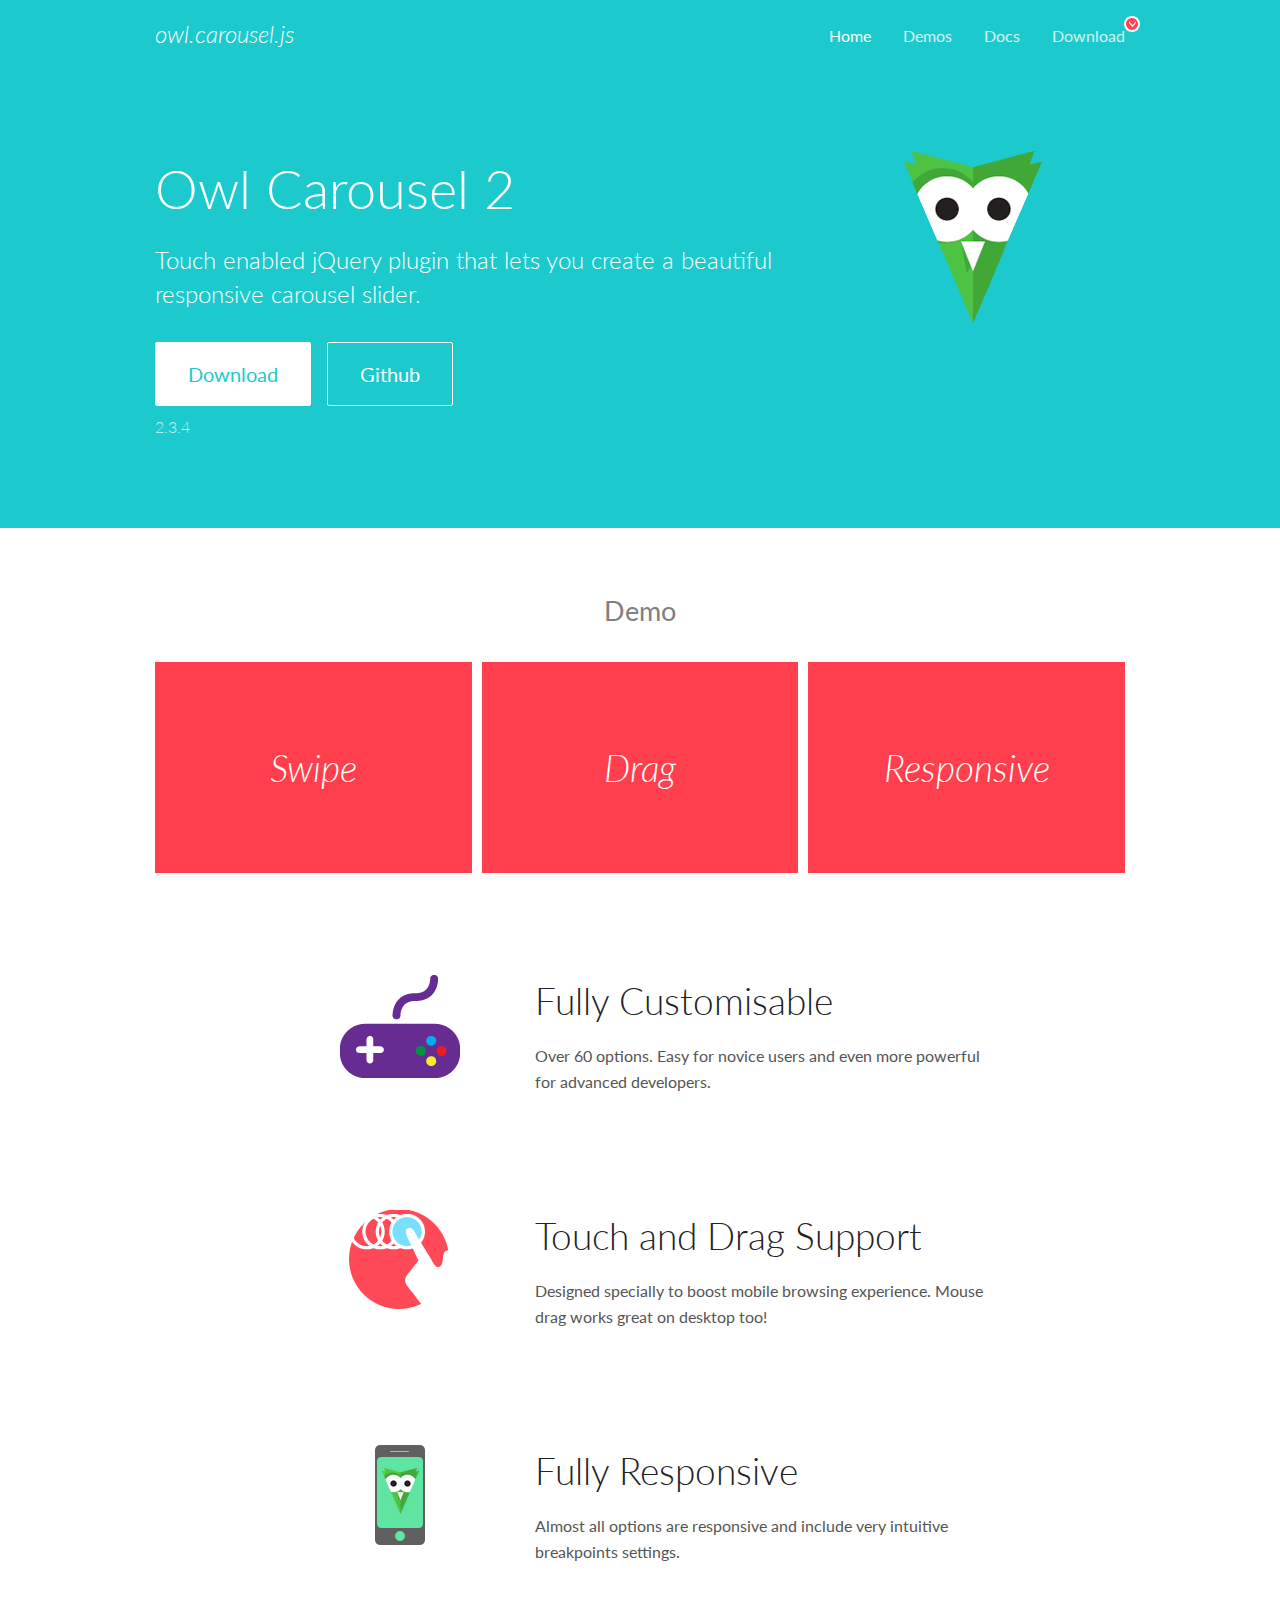
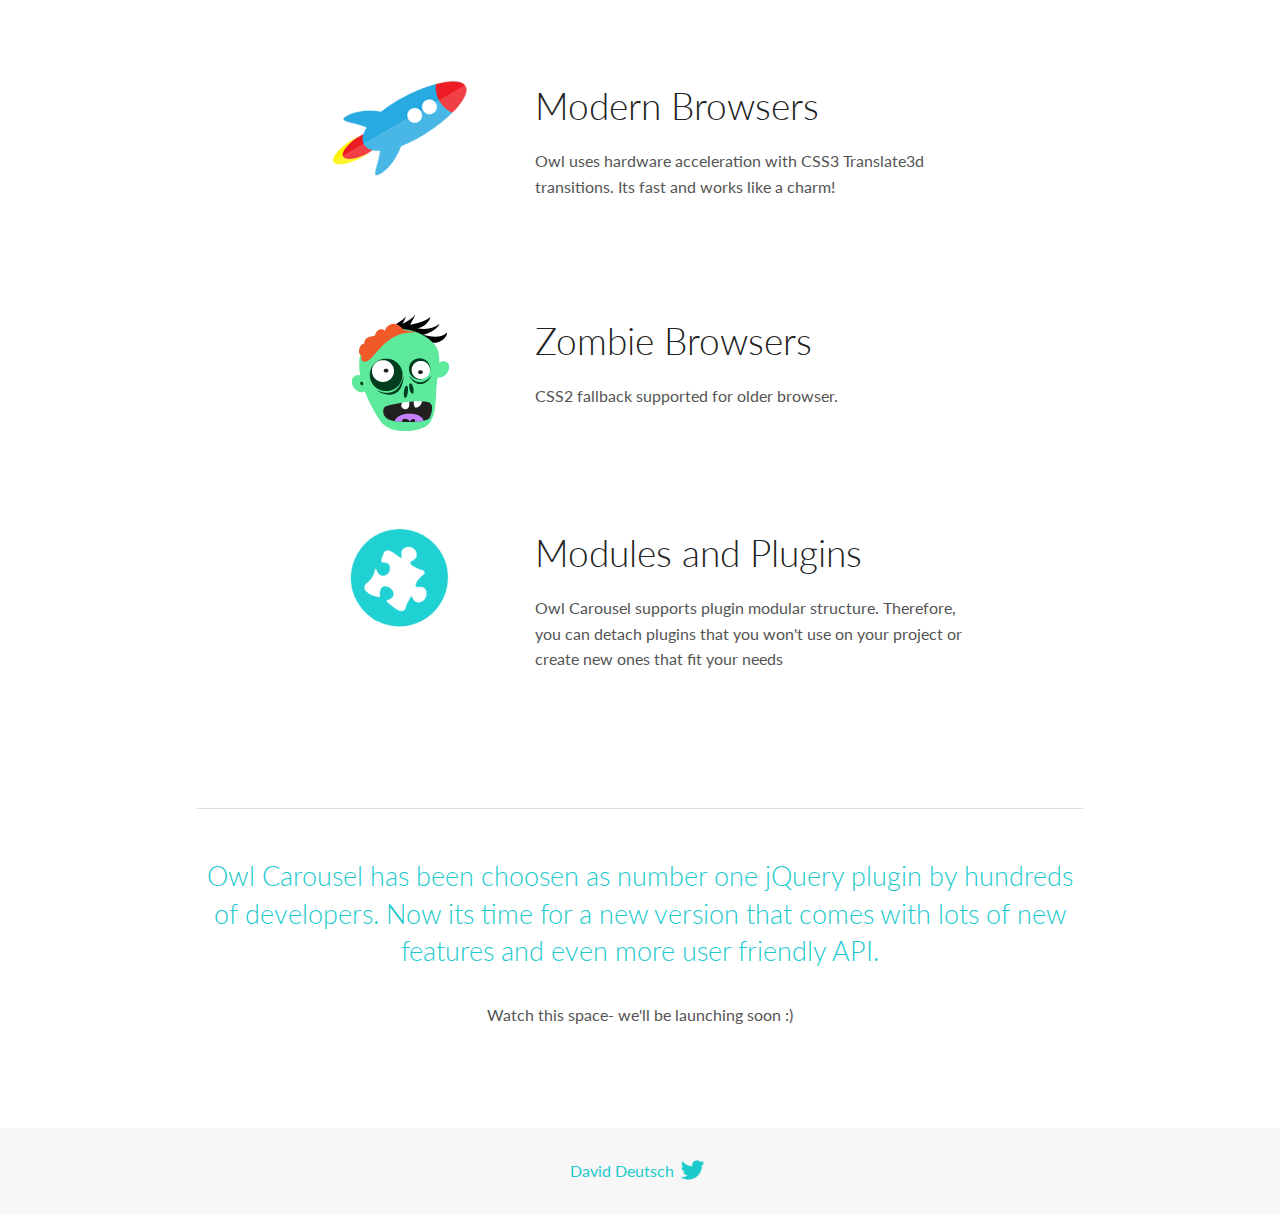
<file: cybersoft/thuvien/OwlCarousel2-2.3.4/docs/index.html>
<!DOCTYPE html>
<html lang="en">
  <head>

    <!-- head -->
    <meta charset="utf-8">
    <meta name="msapplication-tap-highlight" content="no" />
    <meta name="viewport" content="width=device-width, initial-scale=1.0" />
    <meta name="description" content="Touch enabled jQuery plugin that lets you create beautiful responsive carousel slider.">
    <meta name="author" content="David Deutsch">
    <title>
      Home | Owl Carousel | 2.3.4
    </title>

    <!-- Stylesheets -->
    <link href='https://fonts.googleapis.com/css?family=Lato:300,400,700,400italic,300italic' rel='stylesheet' type='text/css'>
    <link rel="stylesheet" href="assets/css/docs.theme.min.css">

    <!-- Owl Stylesheets -->
    <link rel="stylesheet" href="assets/owlcarousel/assets/owl.carousel.min.css">
    <link rel="stylesheet" href="assets/owlcarousel/assets/owl.theme.default.min.css">

    <!-- HTML5 shim and Respond.js IE8 support of HTML5 elements and media queries -->

    <!--[if lt IE 9]>
      <script src="https://oss.maxcdn.com/libs/html5shiv/3.7.0/html5shiv.js"></script>
      <script src="https://oss.maxcdn.com/libs/respond.js/1.3.0/respond.min.js"></script>
    <![endif]-->

    <!-- Favicons -->
    <link rel="apple-touch-icon-precomposed" sizes="144x144" href="assets/ico/apple-touch-icon-144-precomposed.png">
    <link rel="shortcut icon" href="assets/ico/favicon.png">
    <link rel="shortcut icon" href="favicon.ico">

    <!-- Yeah i know js should not be in header. Its required for demos.-->

    <!-- javascript -->
    <script src="assets/vendors/jquery.min.js"></script>
    <script src="assets/owlcarousel/owl.carousel.js"></script>
  </head>
  <body>

    <!-- header -->
    <header class="header">
      <div class="row">
        <div class="large-12 columns">
          <div class="brand left">
            <h3>
              <a href="/OwlCarousel2/">owl.carousel.js</a> 
            </h3>
          </div>
          <a id="toggle-nav" class="right">
            <span></span> <span></span> <span></span> 
          </a> 
          <div class="nav-bar">
            <ul class="clearfix">
              <li class="active">
                <a href="/OwlCarousel2/index.html">Home</a> 
              </li>
              <li> <a href="/OwlCarousel2/demos/demos.html">Demos</a>  </li>
              <li> <a href="/OwlCarousel2/docs/started-welcome.html">Docs</a>  </li>
              <li>
                <a href="https://github.com/OwlCarousel2/OwlCarousel2/archive/2.3.4.zip">Download</a> 
                <span class="download"></span> 
              </li>
            </ul>
          </div>
        </div>
      </div>
    </header>

    <!-- home panel -->
    <section id="hero">
      <div class="row">
        <div class="large-8 medium-8 columns">
          <h1>Owl Carousel 2</h1>
          <h4>Touch enabled jQuery plugin that lets you create a beautiful responsive carousel slider.</h4>
          <a href="https://github.com/OwlCarousel2/OwlCarousel2/archive/2.3.4.zip" class="hero-button">Download</a> 
          <a href="https://github.com/OwlCarousel2/OwlCarousel2" class="hero-button outline">Github</a> 
          <p>2.3.4</p>
        </div>
        <div class="large-4 medium-4 columns">
          <img class="owl-logo" src="assets/img/owl-logo.png" alt="mr. Owl">
        </div>
      </div>
    </section>

    <!-- body -->
    <div class="home-demo">
      <div class="row">
        <div class="large-12 columns">
          <h3>Demo</h3>
          <div class="owl-carousel">
            <div class="item">
              <h2>Swipe</h2>
            </div>
            <div class="item">
              <h2>Drag</h2>
            </div>
            <div class="item">
              <h2>Responsive</h2>
            </div>
            <div class="item">
              <h2>CSS3</h2>
            </div>
            <div class="item">
              <h2>Fast</h2>
            </div>
            <div class="item">
              <h2>Easy</h2>
            </div>
            <div class="item">
              <h2>Free</h2>
            </div>
            <div class="item">
              <h2>Upgradable</h2>
            </div>
            <div class="item">
              <h2>Tons of options</h2>
            </div>
            <div class="item">
              <h2>Infinity</h2>
            </div>
            <div class="item">
              <h2>Auto Width</h2>
            </div>
          </div>
        </div>
      </div>
    </div>
    <script>
      var owl = $('.owl-carousel');
      owl.owlCarousel({
        margin: 10,
        loop: true,
        responsive: {
          0: {
            items: 1
          },
          600: {
            items: 2
          },
          1000: {
            items: 3
          }
        }
      })
    </script>

    <!-- features -->
    <div id="features">
      <div class="row">
        <div class="small-12 medium-9 small-centered columns">
          <section class="row feature">
            <div class="medium-4 small-12 columns">
              <img src="assets/img/feature-options.png" alt="">
            </div>
            <div class="medium-8 small-12 columns">
              <h2>Fully Customisable</h2>
              <p>Over 60 options. Easy for novice users and even more powerful for advanced developers.</p>
            </div>
          </section>
          <section class="row feature">
            <div class="medium-4 small-12 columns">
              <img src="assets/img/feature-drag.png" alt="">
            </div>
            <div class="medium-8 small-12 columns">
              <h2>Touch and Drag Support</h2>
              <p>Designed specially to boost mobile browsing experience. Mouse drag works great on desktop too!</p>
            </div>
          </section>
          <section class="row feature">
            <div class="medium-4 small-12 columns">
              <img src="assets/img/feature-responsive.png" alt="">
            </div>
            <div class="medium-8 small-12 columns">
              <h2>Fully Responsive</h2>
              <p>Almost all options are responsive and include very intuitive breakpoints settings.</p>
            </div>
          </section>
          <section class="row feature">
            <div class="medium-4 small-12 columns">
              <img src="assets/img/feature-modern.png" alt="">
            </div>
            <div class="medium-8 small-12 columns">
              <h2>Modern Browsers</h2>
              <p>Owl uses hardware acceleration with CSS3 Translate3d transitions. Its fast and works like a charm! </p>
            </div>
          </section>
          <section class="row feature">
            <div class="medium-4 small-12 columns">
              <img src="assets/img/feature-zombie.png" alt="">
            </div>
            <div class="medium-8 small-12 columns">
              <h2>Zombie Browsers</h2>
              <p>CSS2 fallback supported for older browser.</p>
            </div>
          </section>
          <section class="row feature">
            <div class="medium-4 small-12 columns">
              <img src="assets/img/feature-module.png" alt="">
            </div>
            <div class="medium-8 small-12 columns">
              <h2>Modules and Plugins</h2>
              <p>Owl Carousel supports plugin modular structure. Therefore, you can detach plugins that you won&#x27;t use on your project or create new ones that fit your needs</p>
            </div>
          </section>
        </div>
      </div>
    </div>

    <!-- footer -->
    <section id="teaser-text">
      <div class="row">
        <div class="small-12 medium-11 small-centered columns">
          <hr>
          <h3 id="owl-carousel-has-been-choosen-as-number-one-jquery-plugin-by-hundreds-of-developers-now-its-time-for-a-new-version-that-comes-with-lots-of-new-features-and-even-more-user-friendly-api-">Owl Carousel has been choosen as number one jQuery plugin by hundreds of developers. Now its time for a new version that comes with lots of new features and even more user friendly API.</h3>
          <p>Watch this space- we&#39;ll be launching soon :)</p>
        </div>
      </div>
    </section>

    <!-- footer -->
    <footer class="footer">
      <div class="row">
        <div class="large-12 columns">
          <h5>
            <a href="/OwlCarousel2/docs/support-contact.html">David Deutsch</a> 
            <a id="custom-tweet-button" href="https://twitter.com/share?url=https://github.com/OwlCarousel2/OwlCarousel2&text=Owl Carousel - This is so awesome! " target="_blank"></a> 
          </h5>
        </div>
      </div>
    </footer>

    <!-- vendors -->
    <script src="assets/vendors/highlight.js"></script>
    <script src="assets/js/app.js"></script>
  </body>
</html>
</file>
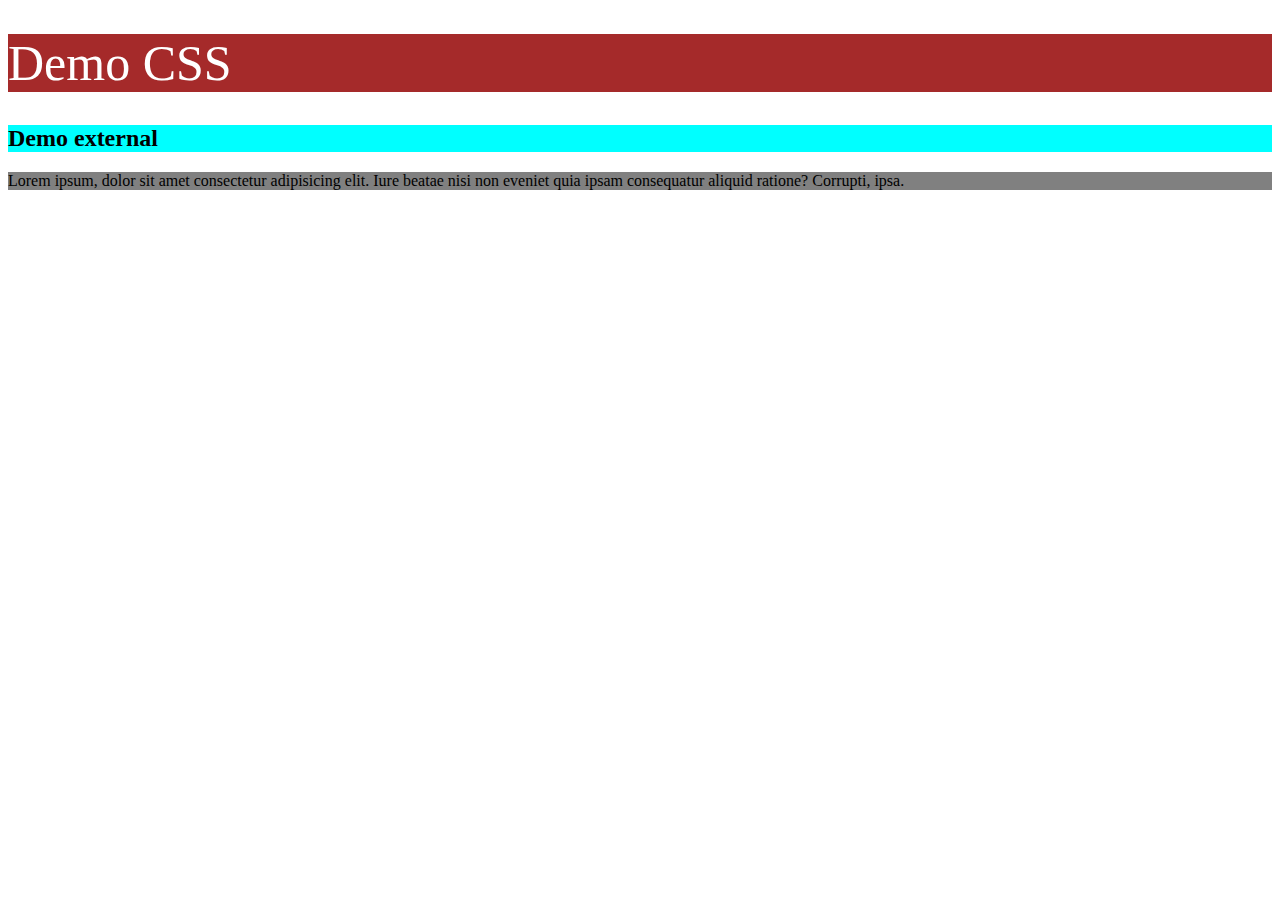
<file: cybersoft/democss/demo.html>
<!DOCTYPE html>
<html lang="en">
<head>
    <meta charset="UTF-8">
    <meta name="viewport" content="width=device-width, initial-scale=1.0">
    <title>Document</title>

<!-- CSS internal  -->
    <style>
        h1{
            color: white;
        }
        /* class name  */
        .heading1{
            font-size: 50px;
        }
        /* id  */
        #heading{
            font-weight: normal;
        }
        h2{
            background-color: yellow;
        }
    </style>
 <!-- css external  -->
<link rel="stylesheet" href="./css/demo.css">
</head>
<body>
<!-- css inline  -->
    <h1 id="heading" class="heading1 heading2" style="background-color: brown;">Demo CSS</h1>
    <h2 >Demo external</h2>
    <div>
        <p class="p1" id="content1">Lorem ipsum, dolor sit amet consectetur adipisicing elit. Iure beatae nisi non eveniet quia ipsam consequatur aliquid ratione? Corrupti, ipsa.</p>
    </div>
</body>
</html>
</file>
<file: cybersoft/back-to-top-master/assets/css/style.css>
@import url("https://fonts.googleapis.com/css?family=Bitter|Open+Sans:400,700");*,*::after,*::before{box-sizing:inherit}*{font:inherit}html,body,div,span,applet,object,iframe,h1,h2,h3,h4,h5,h6,p,blockquote,pre,a,abbr,acronym,address,big,cite,code,del,dfn,em,img,ins,kbd,q,s,samp,small,strike,strong,sub,sup,tt,var,b,u,i,center,dl,dt,dd,ol,ul,li,fieldset,form,label,legend,table,caption,tbody,tfoot,thead,tr,th,td,article,aside,canvas,details,embed,figure,figcaption,footer,header,hgroup,menu,nav,output,ruby,section,summary,time,mark,audio,video,hr{margin:0;padding:0;border:0}html{box-sizing:border-box}body{background-color:hsl(0, 0%, 100%);background-color:var(--color-bg, white)}article,aside,details,figcaption,figure,footer,header,hgroup,menu,nav,section,main,form legend{display:block}ol,ul{list-style:none}blockquote,q{quotes:none}button,input,textarea,select{margin:0}.btn,.form-control,.link,.reset{background-color:transparent;padding:0;border:0;border-radius:0;color:inherit;line-height:inherit;-webkit-appearance:none;-moz-appearance:none;appearance:none}select.form-control::-ms-expand{display:none}textarea{resize:vertical;overflow:auto;vertical-align:top}input::-ms-clear{display:none}table{border-collapse:collapse;border-spacing:0}img,video,svg{max-width:100%}[data-theme]{background-color:hsl(0, 0%, 100%);background-color:var(--color-bg, #fff);color:hsl(240, 4%, 20%);color:var(--color-contrast-high, #313135)}:root{--space-unit:  1em;--space-xxxxs: calc(0.125*var(--space-unit));--space-xxxs:  calc(0.25*var(--space-unit));--space-xxs:   calc(0.375*var(--space-unit));--space-xs:    calc(0.5*var(--space-unit));--space-sm:    calc(0.75*var(--space-unit));--space-md:    calc(1.25*var(--space-unit));--space-lg:    calc(2*var(--space-unit));--space-xl:    calc(3.25*var(--space-unit));--space-xxl:   calc(5.25*var(--space-unit));--space-xxxl:  calc(8.5*var(--space-unit));--space-xxxxl: calc(13.75*var(--space-unit));--component-padding: var(--space-md)}:root{--max-width-xxs: 32rem;--max-width-xs:  38rem;--max-width-sm:  48rem;--max-width-md:  64rem;--max-width-lg:  80rem;--max-width-xl:  90rem;--max-width-xxl: 120rem}.container{width:calc(100% - 1.25em);width:calc(100% - 2*var(--component-padding));margin-left:auto;margin-right:auto}.max-width-xxs{max-width:32rem;max-width:var(--max-width-xxs)}.max-width-xs{max-width:38rem;max-width:var(--max-width-xs)}.max-width-sm{max-width:48rem;max-width:var(--max-width-sm)}.max-width-md{max-width:64rem;max-width:var(--max-width-md)}.max-width-lg{max-width:80rem;max-width:var(--max-width-lg)}.max-width-xl{max-width:90rem;max-width:var(--max-width-xl)}.max-width-xxl{max-width:120rem;max-width:var(--max-width-xxl)}.max-width-adaptive-sm{max-width:38rem;max-width:var(--max-width-xs)}@media (min-width: 64rem){.max-width-adaptive-sm{max-width:48rem;max-width:var(--max-width-sm)}}.max-width-adaptive-md{max-width:38rem;max-width:var(--max-width-xs)}@media (min-width: 64rem){.max-width-adaptive-md{max-width:64rem;max-width:var(--max-width-md)}}.max-width-adaptive,.max-width-adaptive-lg{max-width:38rem;max-width:var(--max-width-xs)}@media (min-width: 64rem){.max-width-adaptive,.max-width-adaptive-lg{max-width:64rem;max-width:var(--max-width-md)}}@media (min-width: 90rem){.max-width-adaptive,.max-width-adaptive-lg{max-width:80rem;max-width:var(--max-width-lg)}}.max-width-adaptive-xl{max-width:38rem;max-width:var(--max-width-xs)}@media (min-width: 64rem){.max-width-adaptive-xl{max-width:64rem;max-width:var(--max-width-md)}}@media (min-width: 90rem){.max-width-adaptive-xl{max-width:90rem;max-width:var(--max-width-xl)}}.grid{--grid-gap: 0px;display:-ms-flexbox;display:flex;-ms-flex-wrap:wrap;flex-wrap:wrap}.grid>*{-ms-flex-preferred-size:100%;flex-basis:100%}[class*="grid-gap"]{margin-bottom:1em * -1;margin-bottom:calc(var(--grid-gap, 1em)*-1);margin-right:1em * -1;margin-right:calc(var(--grid-gap, 1em)*-1)}[class*="grid-gap"]>*{margin-bottom:1em;margin-bottom:var(--grid-gap, 1em);margin-right:1em;margin-right:var(--grid-gap, 1em)}.grid-gap-xxxxs{--grid-gap: var(--space-xxxxs)}.grid-gap-xxxs{--grid-gap: var(--space-xxxs)}.grid-gap-xxs{--grid-gap: var(--space-xxs)}.grid-gap-xs{--grid-gap: var(--space-xs)}.grid-gap-sm{--grid-gap: var(--space-sm)}.grid-gap-md{--grid-gap: var(--space-md)}.grid-gap-lg{--grid-gap: var(--space-lg)}.grid-gap-xl{--grid-gap: var(--space-xl)}.grid-gap-xxl{--grid-gap: var(--space-xxl)}.grid-gap-xxxl{--grid-gap: var(--space-xxxl)}.grid-gap-xxxxl{--grid-gap: var(--space-xxxxl)}.col{-ms-flex-positive:1;flex-grow:1;-ms-flex-preferred-size:0;flex-basis:0;max-width:100%}.col-1{-ms-flex-preferred-size:calc(8.33% - 0.01px - 1em);-ms-flex-preferred-size:calc(8.33% - 0.01px - var(--grid-gap, 1em));flex-basis:calc(8.33% - 0.01px - 1em);flex-basis:calc(8.33% - 0.01px - var(--grid-gap, 1em));max-width:calc(8.33% - 0.01px - 1em);max-width:calc(8.33% - 0.01px - var(--grid-gap, 1em))}.col-2{-ms-flex-preferred-size:calc(16.66% - 0.01px - 1em);-ms-flex-preferred-size:calc(16.66% - 0.01px - var(--grid-gap, 1em));flex-basis:calc(16.66% - 0.01px - 1em);flex-basis:calc(16.66% - 0.01px - var(--grid-gap, 1em));max-width:calc(16.66% - 0.01px - 1em);max-width:calc(16.66% - 0.01px - var(--grid-gap, 1em))}.col-3{-ms-flex-preferred-size:calc(25% - 0.01px - 1em);-ms-flex-preferred-size:calc(25% - 0.01px - var(--grid-gap, 1em));flex-basis:calc(25% - 0.01px - 1em);flex-basis:calc(25% - 0.01px - var(--grid-gap, 1em));max-width:calc(25% - 0.01px - 1em);max-width:calc(25% - 0.01px - var(--grid-gap, 1em))}.col-4{-ms-flex-preferred-size:calc(33.33% - 0.01px - 1em);-ms-flex-preferred-size:calc(33.33% - 0.01px - var(--grid-gap, 1em));flex-basis:calc(33.33% - 0.01px - 1em);flex-basis:calc(33.33% - 0.01px - var(--grid-gap, 1em));max-width:calc(33.33% - 0.01px - 1em);max-width:calc(33.33% - 0.01px - var(--grid-gap, 1em))}.col-5{-ms-flex-preferred-size:calc(41.66% - 0.01px - 1em);-ms-flex-preferred-size:calc(41.66% - 0.01px - var(--grid-gap, 1em));flex-basis:calc(41.66% - 0.01px - 1em);flex-basis:calc(41.66% - 0.01px - var(--grid-gap, 1em));max-width:calc(41.66% - 0.01px - 1em);max-width:calc(41.66% - 0.01px - var(--grid-gap, 1em))}.col-6{-ms-flex-preferred-size:calc(50% - 0.01px - 1em);-ms-flex-preferred-size:calc(50% - 0.01px - var(--grid-gap, 1em));flex-basis:calc(50% - 0.01px - 1em);flex-basis:calc(50% - 0.01px - var(--grid-gap, 1em));max-width:calc(50% - 0.01px - 1em);max-width:calc(50% - 0.01px - var(--grid-gap, 1em))}.col-7{-ms-flex-preferred-size:calc(58.33% - 0.01px - 1em);-ms-flex-preferred-size:calc(58.33% - 0.01px - var(--grid-gap, 1em));flex-basis:calc(58.33% - 0.01px - 1em);flex-basis:calc(58.33% - 0.01px - var(--grid-gap, 1em));max-width:calc(58.33% - 0.01px - 1em);max-width:calc(58.33% - 0.01px - var(--grid-gap, 1em))}.col-8{-ms-flex-preferred-size:calc(66.66% - 0.01px - 1em);-ms-flex-preferred-size:calc(66.66% - 0.01px - var(--grid-gap, 1em));flex-basis:calc(66.66% - 0.01px - 1em);flex-basis:calc(66.66% - 0.01px - var(--grid-gap, 1em));max-width:calc(66.66% - 0.01px - 1em);max-width:calc(66.66% - 0.01px - var(--grid-gap, 1em))}.col-9{-ms-flex-preferred-size:calc(75% - 0.01px - 1em);-ms-flex-preferred-size:calc(75% - 0.01px - var(--grid-gap, 1em));flex-basis:calc(75% - 0.01px - 1em);flex-basis:calc(75% - 0.01px - var(--grid-gap, 1em));max-width:calc(75% - 0.01px - 1em);max-width:calc(75% - 0.01px - var(--grid-gap, 1em))}.col-10{-ms-flex-preferred-size:calc(83.33% - 0.01px - 1em);-ms-flex-preferred-size:calc(83.33% - 0.01px - var(--grid-gap, 1em));flex-basis:calc(83.33% - 0.01px - 1em);flex-basis:calc(83.33% - 0.01px - var(--grid-gap, 1em));max-width:calc(83.33% - 0.01px - 1em);max-width:calc(83.33% - 0.01px - var(--grid-gap, 1em))}.col-11{-ms-flex-preferred-size:calc(91.66% - 0.01px - 1em);-ms-flex-preferred-size:calc(91.66% - 0.01px - var(--grid-gap, 1em));flex-basis:calc(91.66% - 0.01px - 1em);flex-basis:calc(91.66% - 0.01px - var(--grid-gap, 1em));max-width:calc(91.66% - 0.01px - 1em);max-width:calc(91.66% - 0.01px - var(--grid-gap, 1em))}.col-12{-ms-flex-preferred-size:calc(100% - 0.01px - 1em);-ms-flex-preferred-size:calc(100% - 0.01px - var(--grid-gap, 1em));flex-basis:calc(100% - 0.01px - 1em);flex-basis:calc(100% - 0.01px - var(--grid-gap, 1em));max-width:calc(100% - 0.01px - 1em);max-width:calc(100% - 0.01px - var(--grid-gap, 1em))}@media (min-width: 32rem){.col\@xs{-ms-flex-positive:1;flex-grow:1;-ms-flex-preferred-size:0;flex-basis:0;max-width:100%}.col-1\@xs{-ms-flex-preferred-size:calc(8.33% - 0.01px - 1em);-ms-flex-preferred-size:calc(8.33% - 0.01px - var(--grid-gap, 1em));flex-basis:calc(8.33% - 0.01px - 1em);flex-basis:calc(8.33% - 0.01px - var(--grid-gap, 1em));max-width:calc(8.33% - 0.01px - 1em);max-width:calc(8.33% - 0.01px - var(--grid-gap, 1em))}.col-2\@xs{-ms-flex-preferred-size:calc(16.66% - 0.01px - 1em);-ms-flex-preferred-size:calc(16.66% - 0.01px - var(--grid-gap, 1em));flex-basis:calc(16.66% - 0.01px - 1em);flex-basis:calc(16.66% - 0.01px - var(--grid-gap, 1em));max-width:calc(16.66% - 0.01px - 1em);max-width:calc(16.66% - 0.01px - var(--grid-gap, 1em))}.col-3\@xs{-ms-flex-preferred-size:calc(25% - 0.01px - 1em);-ms-flex-preferred-size:calc(25% - 0.01px - var(--grid-gap, 1em));flex-basis:calc(25% - 0.01px - 1em);flex-basis:calc(25% - 0.01px - var(--grid-gap, 1em));max-width:calc(25% - 0.01px - 1em);max-width:calc(25% - 0.01px - var(--grid-gap, 1em))}.col-4\@xs{-ms-flex-preferred-size:calc(33.33% - 0.01px - 1em);-ms-flex-preferred-size:calc(33.33% - 0.01px - var(--grid-gap, 1em));flex-basis:calc(33.33% - 0.01px - 1em);flex-basis:calc(33.33% - 0.01px - var(--grid-gap, 1em));max-width:calc(33.33% - 0.01px - 1em);max-width:calc(33.33% - 0.01px - var(--grid-gap, 1em))}.col-5\@xs{-ms-flex-preferred-size:calc(41.66% - 0.01px - 1em);-ms-flex-preferred-size:calc(41.66% - 0.01px - var(--grid-gap, 1em));flex-basis:calc(41.66% - 0.01px - 1em);flex-basis:calc(41.66% - 0.01px - var(--grid-gap, 1em));max-width:calc(41.66% - 0.01px - 1em);max-width:calc(41.66% - 0.01px - var(--grid-gap, 1em))}.col-6\@xs{-ms-flex-preferred-size:calc(50% - 0.01px - 1em);-ms-flex-preferred-size:calc(50% - 0.01px - var(--grid-gap, 1em));flex-basis:calc(50% - 0.01px - 1em);flex-basis:calc(50% - 0.01px - var(--grid-gap, 1em));max-width:calc(50% - 0.01px - 1em);max-width:calc(50% - 0.01px - var(--grid-gap, 1em))}.col-7\@xs{-ms-flex-preferred-size:calc(58.33% - 0.01px - 1em);-ms-flex-preferred-size:calc(58.33% - 0.01px - var(--grid-gap, 1em));flex-basis:calc(58.33% - 0.01px - 1em);flex-basis:calc(58.33% - 0.01px - var(--grid-gap, 1em));max-width:calc(58.33% - 0.01px - 1em);max-width:calc(58.33% - 0.01px - var(--grid-gap, 1em))}.col-8\@xs{-ms-flex-preferred-size:calc(66.66% - 0.01px - 1em);-ms-flex-preferred-size:calc(66.66% - 0.01px - var(--grid-gap, 1em));flex-basis:calc(66.66% - 0.01px - 1em);flex-basis:calc(66.66% - 0.01px - var(--grid-gap, 1em));max-width:calc(66.66% - 0.01px - 1em);max-width:calc(66.66% - 0.01px - var(--grid-gap, 1em))}.col-9\@xs{-ms-flex-preferred-size:calc(75% - 0.01px - 1em);-ms-flex-preferred-size:calc(75% - 0.01px - var(--grid-gap, 1em));flex-basis:calc(75% - 0.01px - 1em);flex-basis:calc(75% - 0.01px - var(--grid-gap, 1em));max-width:calc(75% - 0.01px - 1em);max-width:calc(75% - 0.01px - var(--grid-gap, 1em))}.col-10\@xs{-ms-flex-preferred-size:calc(83.33% - 0.01px - 1em);-ms-flex-preferred-size:calc(83.33% - 0.01px - var(--grid-gap, 1em));flex-basis:calc(83.33% - 0.01px - 1em);flex-basis:calc(83.33% - 0.01px - var(--grid-gap, 1em));max-width:calc(83.33% - 0.01px - 1em);max-width:calc(83.33% - 0.01px - var(--grid-gap, 1em))}.col-11\@xs{-ms-flex-preferred-size:calc(91.66% - 0.01px - 1em);-ms-flex-preferred-size:calc(91.66% - 0.01px - var(--grid-gap, 1em));flex-basis:calc(91.66% - 0.01px - 1em);flex-basis:calc(91.66% - 0.01px - var(--grid-gap, 1em));max-width:calc(91.66% - 0.01px - 1em);max-width:calc(91.66% - 0.01px - var(--grid-gap, 1em))}.col-12\@xs{-ms-flex-preferred-size:calc(100% - 0.01px - 1em);-ms-flex-preferred-size:calc(100% - 0.01px - var(--grid-gap, 1em));flex-basis:calc(100% - 0.01px - 1em);flex-basis:calc(100% - 0.01px - var(--grid-gap, 1em));max-width:calc(100% - 0.01px - 1em);max-width:calc(100% - 0.01px - var(--grid-gap, 1em))}}@media (min-width: 48rem){.col\@sm{-ms-flex-positive:1;flex-grow:1;-ms-flex-preferred-size:0;flex-basis:0;max-width:100%}.col-1\@sm{-ms-flex-preferred-size:calc(8.33% - 0.01px - 1em);-ms-flex-preferred-size:calc(8.33% - 0.01px - var(--grid-gap, 1em));flex-basis:calc(8.33% - 0.01px - 1em);flex-basis:calc(8.33% - 0.01px - var(--grid-gap, 1em));max-width:calc(8.33% - 0.01px - 1em);max-width:calc(8.33% - 0.01px - var(--grid-gap, 1em))}.col-2\@sm{-ms-flex-preferred-size:calc(16.66% - 0.01px - 1em);-ms-flex-preferred-size:calc(16.66% - 0.01px - var(--grid-gap, 1em));flex-basis:calc(16.66% - 0.01px - 1em);flex-basis:calc(16.66% - 0.01px - var(--grid-gap, 1em));max-width:calc(16.66% - 0.01px - 1em);max-width:calc(16.66% - 0.01px - var(--grid-gap, 1em))}.col-3\@sm{-ms-flex-preferred-size:calc(25% - 0.01px - 1em);-ms-flex-preferred-size:calc(25% - 0.01px - var(--grid-gap, 1em));flex-basis:calc(25% - 0.01px - 1em);flex-basis:calc(25% - 0.01px - var(--grid-gap, 1em));max-width:calc(25% - 0.01px - 1em);max-width:calc(25% - 0.01px - var(--grid-gap, 1em))}.col-4\@sm{-ms-flex-preferred-size:calc(33.33% - 0.01px - 1em);-ms-flex-preferred-size:calc(33.33% - 0.01px - var(--grid-gap, 1em));flex-basis:calc(33.33% - 0.01px - 1em);flex-basis:calc(33.33% - 0.01px - var(--grid-gap, 1em));max-width:calc(33.33% - 0.01px - 1em);max-width:calc(33.33% - 0.01px - var(--grid-gap, 1em))}.col-5\@sm{-ms-flex-preferred-size:calc(41.66% - 0.01px - 1em);-ms-flex-preferred-size:calc(41.66% - 0.01px - var(--grid-gap, 1em));flex-basis:calc(41.66% - 0.01px - 1em);flex-basis:calc(41.66% - 0.01px - var(--grid-gap, 1em));max-width:calc(41.66% - 0.01px - 1em);max-width:calc(41.66% - 0.01px - var(--grid-gap, 1em))}.col-6\@sm{-ms-flex-preferred-size:calc(50% - 0.01px - 1em);-ms-flex-preferred-size:calc(50% - 0.01px - var(--grid-gap, 1em));flex-basis:calc(50% - 0.01px - 1em);flex-basis:calc(50% - 0.01px - var(--grid-gap, 1em));max-width:calc(50% - 0.01px - 1em);max-width:calc(50% - 0.01px - var(--grid-gap, 1em))}.col-7\@sm{-ms-flex-preferred-size:calc(58.33% - 0.01px - 1em);-ms-flex-preferred-size:calc(58.33% - 0.01px - var(--grid-gap, 1em));flex-basis:calc(58.33% - 0.01px - 1em);flex-basis:calc(58.33% - 0.01px - var(--grid-gap, 1em));max-width:calc(58.33% - 0.01px - 1em);max-width:calc(58.33% - 0.01px - var(--grid-gap, 1em))}.col-8\@sm{-ms-flex-preferred-size:calc(66.66% - 0.01px - 1em);-ms-flex-preferred-size:calc(66.66% - 0.01px - var(--grid-gap, 1em));flex-basis:calc(66.66% - 0.01px - 1em);flex-basis:calc(66.66% - 0.01px - var(--grid-gap, 1em));max-width:calc(66.66% - 0.01px - 1em);max-width:calc(66.66% - 0.01px - var(--grid-gap, 1em))}.col-9\@sm{-ms-flex-preferred-size:calc(75% - 0.01px - 1em);-ms-flex-preferred-size:calc(75% - 0.01px - var(--grid-gap, 1em));flex-basis:calc(75% - 0.01px - 1em);flex-basis:calc(75% - 0.01px - var(--grid-gap, 1em));max-width:calc(75% - 0.01px - 1em);max-width:calc(75% - 0.01px - var(--grid-gap, 1em))}.col-10\@sm{-ms-flex-preferred-size:calc(83.33% - 0.01px - 1em);-ms-flex-preferred-size:calc(83.33% - 0.01px - var(--grid-gap, 1em));flex-basis:calc(83.33% - 0.01px - 1em);flex-basis:calc(83.33% - 0.01px - var(--grid-gap, 1em));max-width:calc(83.33% - 0.01px - 1em);max-width:calc(83.33% - 0.01px - var(--grid-gap, 1em))}.col-11\@sm{-ms-flex-preferred-size:calc(91.66% - 0.01px - 1em);-ms-flex-preferred-size:calc(91.66% - 0.01px - var(--grid-gap, 1em));flex-basis:calc(91.66% - 0.01px - 1em);flex-basis:calc(91.66% - 0.01px - var(--grid-gap, 1em));max-width:calc(91.66% - 0.01px - 1em);max-width:calc(91.66% - 0.01px - var(--grid-gap, 1em))}.col-12\@sm{-ms-flex-preferred-size:calc(100% - 0.01px - 1em);-ms-flex-preferred-size:calc(100% - 0.01px - var(--grid-gap, 1em));flex-basis:calc(100% - 0.01px - 1em);flex-basis:calc(100% - 0.01px - var(--grid-gap, 1em));max-width:calc(100% - 0.01px - 1em);max-width:calc(100% - 0.01px - var(--grid-gap, 1em))}}@media (min-width: 64rem){.col\@md{-ms-flex-positive:1;flex-grow:1;-ms-flex-preferred-size:0;flex-basis:0;max-width:100%}.col-1\@md{-ms-flex-preferred-size:calc(8.33% - 0.01px - 1em);-ms-flex-preferred-size:calc(8.33% - 0.01px - var(--grid-gap, 1em));flex-basis:calc(8.33% - 0.01px - 1em);flex-basis:calc(8.33% - 0.01px - var(--grid-gap, 1em));max-width:calc(8.33% - 0.01px - 1em);max-width:calc(8.33% - 0.01px - var(--grid-gap, 1em))}.col-2\@md{-ms-flex-preferred-size:calc(16.66% - 0.01px - 1em);-ms-flex-preferred-size:calc(16.66% - 0.01px - var(--grid-gap, 1em));flex-basis:calc(16.66% - 0.01px - 1em);flex-basis:calc(16.66% - 0.01px - var(--grid-gap, 1em));max-width:calc(16.66% - 0.01px - 1em);max-width:calc(16.66% - 0.01px - var(--grid-gap, 1em))}.col-3\@md{-ms-flex-preferred-size:calc(25% - 0.01px - 1em);-ms-flex-preferred-size:calc(25% - 0.01px - var(--grid-gap, 1em));flex-basis:calc(25% - 0.01px - 1em);flex-basis:calc(25% - 0.01px - var(--grid-gap, 1em));max-width:calc(25% - 0.01px - 1em);max-width:calc(25% - 0.01px - var(--grid-gap, 1em))}.col-4\@md{-ms-flex-preferred-size:calc(33.33% - 0.01px - 1em);-ms-flex-preferred-size:calc(33.33% - 0.01px - var(--grid-gap, 1em));flex-basis:calc(33.33% - 0.01px - 1em);flex-basis:calc(33.33% - 0.01px - var(--grid-gap, 1em));max-width:calc(33.33% - 0.01px - 1em);max-width:calc(33.33% - 0.01px - var(--grid-gap, 1em))}.col-5\@md{-ms-flex-preferred-size:calc(41.66% - 0.01px - 1em);-ms-flex-preferred-size:calc(41.66% - 0.01px - var(--grid-gap, 1em));flex-basis:calc(41.66% - 0.01px - 1em);flex-basis:calc(41.66% - 0.01px - var(--grid-gap, 1em));max-width:calc(41.66% - 0.01px - 1em);max-width:calc(41.66% - 0.01px - var(--grid-gap, 1em))}.col-6\@md{-ms-flex-preferred-size:calc(50% - 0.01px - 1em);-ms-flex-preferred-size:calc(50% - 0.01px - var(--grid-gap, 1em));flex-basis:calc(50% - 0.01px - 1em);flex-basis:calc(50% - 0.01px - var(--grid-gap, 1em));max-width:calc(50% - 0.01px - 1em);max-width:calc(50% - 0.01px - var(--grid-gap, 1em))}.col-7\@md{-ms-flex-preferred-size:calc(58.33% - 0.01px - 1em);-ms-flex-preferred-size:calc(58.33% - 0.01px - var(--grid-gap, 1em));flex-basis:calc(58.33% - 0.01px - 1em);flex-basis:calc(58.33% - 0.01px - var(--grid-gap, 1em));max-width:calc(58.33% - 0.01px - 1em);max-width:calc(58.33% - 0.01px - var(--grid-gap, 1em))}.col-8\@md{-ms-flex-preferred-size:calc(66.66% - 0.01px - 1em);-ms-flex-preferred-size:calc(66.66% - 0.01px - var(--grid-gap, 1em));flex-basis:calc(66.66% - 0.01px - 1em);flex-basis:calc(66.66% - 0.01px - var(--grid-gap, 1em));max-width:calc(66.66% - 0.01px - 1em);max-width:calc(66.66% - 0.01px - var(--grid-gap, 1em))}.col-9\@md{-ms-flex-preferred-size:calc(75% - 0.01px - 1em);-ms-flex-preferred-size:calc(75% - 0.01px - var(--grid-gap, 1em));flex-basis:calc(75% - 0.01px - 1em);flex-basis:calc(75% - 0.01px - var(--grid-gap, 1em));max-width:calc(75% - 0.01px - 1em);max-width:calc(75% - 0.01px - var(--grid-gap, 1em))}.col-10\@md{-ms-flex-preferred-size:calc(83.33% - 0.01px - 1em);-ms-flex-preferred-size:calc(83.33% - 0.01px - var(--grid-gap, 1em));flex-basis:calc(83.33% - 0.01px - 1em);flex-basis:calc(83.33% - 0.01px - var(--grid-gap, 1em));max-width:calc(83.33% - 0.01px - 1em);max-width:calc(83.33% - 0.01px - var(--grid-gap, 1em))}.col-11\@md{-ms-flex-preferred-size:calc(91.66% - 0.01px - 1em);-ms-flex-preferred-size:calc(91.66% - 0.01px - var(--grid-gap, 1em));flex-basis:calc(91.66% - 0.01px - 1em);flex-basis:calc(91.66% - 0.01px - var(--grid-gap, 1em));max-width:calc(91.66% - 0.01px - 1em);max-width:calc(91.66% - 0.01px - var(--grid-gap, 1em))}.col-12\@md{-ms-flex-preferred-size:calc(100% - 0.01px - 1em);-ms-flex-preferred-size:calc(100% - 0.01px - var(--grid-gap, 1em));flex-basis:calc(100% - 0.01px - 1em);flex-basis:calc(100% - 0.01px - var(--grid-gap, 1em));max-width:calc(100% - 0.01px - 1em);max-width:calc(100% - 0.01px - var(--grid-gap, 1em))}}@media (min-width: 80rem){.col\@lg{-ms-flex-positive:1;flex-grow:1;-ms-flex-preferred-size:0;flex-basis:0;max-width:100%}.col-1\@lg{-ms-flex-preferred-size:calc(8.33% - 0.01px - 1em);-ms-flex-preferred-size:calc(8.33% - 0.01px - var(--grid-gap, 1em));flex-basis:calc(8.33% - 0.01px - 1em);flex-basis:calc(8.33% - 0.01px - var(--grid-gap, 1em));max-width:calc(8.33% - 0.01px - 1em);max-width:calc(8.33% - 0.01px - var(--grid-gap, 1em))}.col-2\@lg{-ms-flex-preferred-size:calc(16.66% - 0.01px - 1em);-ms-flex-preferred-size:calc(16.66% - 0.01px - var(--grid-gap, 1em));flex-basis:calc(16.66% - 0.01px - 1em);flex-basis:calc(16.66% - 0.01px - var(--grid-gap, 1em));max-width:calc(16.66% - 0.01px - 1em);max-width:calc(16.66% - 0.01px - var(--grid-gap, 1em))}.col-3\@lg{-ms-flex-preferred-size:calc(25% - 0.01px - 1em);-ms-flex-preferred-size:calc(25% - 0.01px - var(--grid-gap, 1em));flex-basis:calc(25% - 0.01px - 1em);flex-basis:calc(25% - 0.01px - var(--grid-gap, 1em));max-width:calc(25% - 0.01px - 1em);max-width:calc(25% - 0.01px - var(--grid-gap, 1em))}.col-4\@lg{-ms-flex-preferred-size:calc(33.33% - 0.01px - 1em);-ms-flex-preferred-size:calc(33.33% - 0.01px - var(--grid-gap, 1em));flex-basis:calc(33.33% - 0.01px - 1em);flex-basis:calc(33.33% - 0.01px - var(--grid-gap, 1em));max-width:calc(33.33% - 0.01px - 1em);max-width:calc(33.33% - 0.01px - var(--grid-gap, 1em))}.col-5\@lg{-ms-flex-preferred-size:calc(41.66% - 0.01px - 1em);-ms-flex-preferred-size:calc(41.66% - 0.01px - var(--grid-gap, 1em));flex-basis:calc(41.66% - 0.01px - 1em);flex-basis:calc(41.66% - 0.01px - var(--grid-gap, 1em));max-width:calc(41.66% - 0.01px - 1em);max-width:calc(41.66% - 0.01px - var(--grid-gap, 1em))}.col-6\@lg{-ms-flex-preferred-size:calc(50% - 0.01px - 1em);-ms-flex-preferred-size:calc(50% - 0.01px - var(--grid-gap, 1em));flex-basis:calc(50% - 0.01px - 1em);flex-basis:calc(50% - 0.01px - var(--grid-gap, 1em));max-width:calc(50% - 0.01px - 1em);max-width:calc(50% - 0.01px - var(--grid-gap, 1em))}.col-7\@lg{-ms-flex-preferred-size:calc(58.33% - 0.01px - 1em);-ms-flex-preferred-size:calc(58.33% - 0.01px - var(--grid-gap, 1em));flex-basis:calc(58.33% - 0.01px - 1em);flex-basis:calc(58.33% - 0.01px - var(--grid-gap, 1em));max-width:calc(58.33% - 0.01px - 1em);max-width:calc(58.33% - 0.01px - var(--grid-gap, 1em))}.col-8\@lg{-ms-flex-preferred-size:calc(66.66% - 0.01px - 1em);-ms-flex-preferred-size:calc(66.66% - 0.01px - var(--grid-gap, 1em));flex-basis:calc(66.66% - 0.01px - 1em);flex-basis:calc(66.66% - 0.01px - var(--grid-gap, 1em));max-width:calc(66.66% - 0.01px - 1em);max-width:calc(66.66% - 0.01px - var(--grid-gap, 1em))}.col-9\@lg{-ms-flex-preferred-size:calc(75% - 0.01px - 1em);-ms-flex-preferred-size:calc(75% - 0.01px - var(--grid-gap, 1em));flex-basis:calc(75% - 0.01px - 1em);flex-basis:calc(75% - 0.01px - var(--grid-gap, 1em));max-width:calc(75% - 0.01px - 1em);max-width:calc(75% - 0.01px - var(--grid-gap, 1em))}.col-10\@lg{-ms-flex-preferred-size:calc(83.33% - 0.01px - 1em);-ms-flex-preferred-size:calc(83.33% - 0.01px - var(--grid-gap, 1em));flex-basis:calc(83.33% - 0.01px - 1em);flex-basis:calc(83.33% - 0.01px - var(--grid-gap, 1em));max-width:calc(83.33% - 0.01px - 1em);max-width:calc(83.33% - 0.01px - var(--grid-gap, 1em))}.col-11\@lg{-ms-flex-preferred-size:calc(91.66% - 0.01px - 1em);-ms-flex-preferred-size:calc(91.66% - 0.01px - var(--grid-gap, 1em));flex-basis:calc(91.66% - 0.01px - 1em);flex-basis:calc(91.66% - 0.01px - var(--grid-gap, 1em));max-width:calc(91.66% - 0.01px - 1em);max-width:calc(91.66% - 0.01px - var(--grid-gap, 1em))}.col-12\@lg{-ms-flex-preferred-size:calc(100% - 0.01px - 1em);-ms-flex-preferred-size:calc(100% - 0.01px - var(--grid-gap, 1em));flex-basis:calc(100% - 0.01px - 1em);flex-basis:calc(100% - 0.01px - var(--grid-gap, 1em));max-width:calc(100% - 0.01px - 1em);max-width:calc(100% - 0.01px - var(--grid-gap, 1em))}}@media (min-width: 90rem){.col\@xl{-ms-flex-positive:1;flex-grow:1;-ms-flex-preferred-size:0;flex-basis:0;max-width:100%}.col-1\@xl{-ms-flex-preferred-size:calc(8.33% - 0.01px - 1em);-ms-flex-preferred-size:calc(8.33% - 0.01px - var(--grid-gap, 1em));flex-basis:calc(8.33% - 0.01px - 1em);flex-basis:calc(8.33% - 0.01px - var(--grid-gap, 1em));max-width:calc(8.33% - 0.01px - 1em);max-width:calc(8.33% - 0.01px - var(--grid-gap, 1em))}.col-2\@xl{-ms-flex-preferred-size:calc(16.66% - 0.01px - 1em);-ms-flex-preferred-size:calc(16.66% - 0.01px - var(--grid-gap, 1em));flex-basis:calc(16.66% - 0.01px - 1em);flex-basis:calc(16.66% - 0.01px - var(--grid-gap, 1em));max-width:calc(16.66% - 0.01px - 1em);max-width:calc(16.66% - 0.01px - var(--grid-gap, 1em))}.col-3\@xl{-ms-flex-preferred-size:calc(25% - 0.01px - 1em);-ms-flex-preferred-size:calc(25% - 0.01px - var(--grid-gap, 1em));flex-basis:calc(25% - 0.01px - 1em);flex-basis:calc(25% - 0.01px - var(--grid-gap, 1em));max-width:calc(25% - 0.01px - 1em);max-width:calc(25% - 0.01px - var(--grid-gap, 1em))}.col-4\@xl{-ms-flex-preferred-size:calc(33.33% - 0.01px - 1em);-ms-flex-preferred-size:calc(33.33% - 0.01px - var(--grid-gap, 1em));flex-basis:calc(33.33% - 0.01px - 1em);flex-basis:calc(33.33% - 0.01px - var(--grid-gap, 1em));max-width:calc(33.33% - 0.01px - 1em);max-width:calc(33.33% - 0.01px - var(--grid-gap, 1em))}.col-5\@xl{-ms-flex-preferred-size:calc(41.66% - 0.01px - 1em);-ms-flex-preferred-size:calc(41.66% - 0.01px - var(--grid-gap, 1em));flex-basis:calc(41.66% - 0.01px - 1em);flex-basis:calc(41.66% - 0.01px - var(--grid-gap, 1em));max-width:calc(41.66% - 0.01px - 1em);max-width:calc(41.66% - 0.01px - var(--grid-gap, 1em))}.col-6\@xl{-ms-flex-preferred-size:calc(50% - 0.01px - 1em);-ms-flex-preferred-size:calc(50% - 0.01px - var(--grid-gap, 1em));flex-basis:calc(50% - 0.01px - 1em);flex-basis:calc(50% - 0.01px - var(--grid-gap, 1em));max-width:calc(50% - 0.01px - 1em);max-width:calc(50% - 0.01px - var(--grid-gap, 1em))}.col-7\@xl{-ms-flex-preferred-size:calc(58.33% - 0.01px - 1em);-ms-flex-preferred-size:calc(58.33% - 0.01px - var(--grid-gap, 1em));flex-basis:calc(58.33% - 0.01px - 1em);flex-basis:calc(58.33% - 0.01px - var(--grid-gap, 1em));max-width:calc(58.33% - 0.01px - 1em);max-width:calc(58.33% - 0.01px - var(--grid-gap, 1em))}.col-8\@xl{-ms-flex-preferred-size:calc(66.66% - 0.01px - 1em);-ms-flex-preferred-size:calc(66.66% - 0.01px - var(--grid-gap, 1em));flex-basis:calc(66.66% - 0.01px - 1em);flex-basis:calc(66.66% - 0.01px - var(--grid-gap, 1em));max-width:calc(66.66% - 0.01px - 1em);max-width:calc(66.66% - 0.01px - var(--grid-gap, 1em))}.col-9\@xl{-ms-flex-preferred-size:calc(75% - 0.01px - 1em);-ms-flex-preferred-size:calc(75% - 0.01px - var(--grid-gap, 1em));flex-basis:calc(75% - 0.01px - 1em);flex-basis:calc(75% - 0.01px - var(--grid-gap, 1em));max-width:calc(75% - 0.01px - 1em);max-width:calc(75% - 0.01px - var(--grid-gap, 1em))}.col-10\@xl{-ms-flex-preferred-size:calc(83.33% - 0.01px - 1em);-ms-flex-preferred-size:calc(83.33% - 0.01px - var(--grid-gap, 1em));flex-basis:calc(83.33% - 0.01px - 1em);flex-basis:calc(83.33% - 0.01px - var(--grid-gap, 1em));max-width:calc(83.33% - 0.01px - 1em);max-width:calc(83.33% - 0.01px - var(--grid-gap, 1em))}.col-11\@xl{-ms-flex-preferred-size:calc(91.66% - 0.01px - 1em);-ms-flex-preferred-size:calc(91.66% - 0.01px - var(--grid-gap, 1em));flex-basis:calc(91.66% - 0.01px - 1em);flex-basis:calc(91.66% - 0.01px - var(--grid-gap, 1em));max-width:calc(91.66% - 0.01px - 1em);max-width:calc(91.66% - 0.01px - var(--grid-gap, 1em))}.col-12\@xl{-ms-flex-preferred-size:calc(100% - 0.01px - 1em);-ms-flex-preferred-size:calc(100% - 0.01px - var(--grid-gap, 1em));flex-basis:calc(100% - 0.01px - 1em);flex-basis:calc(100% - 0.01px - var(--grid-gap, 1em));max-width:calc(100% - 0.01px - 1em);max-width:calc(100% - 0.01px - var(--grid-gap, 1em))}}:root{--radius-sm: calc(var(--radius, 0.25em)/2);--radius-md: var(--radius, 0.25em);--radius-lg: calc(var(--radius, 0.25em)*2);--shadow-sm: 0 1px 2px rgba(0, 0, 0, .085), 0 1px 8px rgba(0, 0, 0, .1);--shadow-md: 0 1px 8px rgba(0, 0, 0, .1), 0 8px 24px rgba(0, 0, 0, .15);--shadow-lg: 0 1px 8px rgba(0, 0, 0, .1), 0 16px 48px rgba(0, 0, 0, .1), 0 24px 60px rgba(0, 0, 0, .1);--bounce: cubic-bezier(0.175, 0.885, 0.32, 1.275);--ease-in-out: cubic-bezier(0.645, 0.045, 0.355, 1);--ease-in: cubic-bezier(0.55, 0.055, 0.675, 0.19);--ease-out: cubic-bezier(0.215, 0.61, 0.355, 1)}:root{--body-line-height: 1.4;--heading-line-height: 1.2}body{font-size:1em;font-size:var(--text-base-size, 1em);font-family:'Bitter', sans-serif;font-family:var(--font-primary, sans-serif);color:hsl(240, 4%, 20%);color:var(--color-contrast-high, #313135)}h1,h2,h3,h4{color:hsl(240, 8%, 12%);color:var(--color-contrast-higher, #1c1c21);line-height:1.2;line-height:var(--heading-line-height, 1.2)}.text-xxxl{font-size:2.48832em;font-size:var(--text-xxxl, 2.488em)}h1,.text-xxl{font-size:2.0736em;font-size:var(--text-xxl, 2.074em)}h2,.text-xl{font-size:1.728em;font-size:var(--text-xl, 1.728em)}h3,.text-lg{font-size:1.44em;font-size:var(--text-lg, 1.44em)}h4,.text-md{font-size:1.2em;font-size:var(--text-md, 1.2em)}small,.text-sm{font-size:0.83333em;font-size:var(--text-sm, 0.833em)}.text-xs{font-size:0.69444em;font-size:var(--text-xs, 0.694em)}a,.link{color:hsl(220, 90%, 56%);color:var(--color-primary, #2a6df4);text-decoration:underline}strong,.text-bold{font-weight:bold}s{text-decoration:line-through}u,.text-underline{text-decoration:underline}.text-component{--component-body-line-height: calc(var(--body-line-height)*var(--line-height-multiplier, 1));--component-heading-line-height: calc(var(--heading-line-height)*var(--line-height-multiplier, 1))}.text-component h1,.text-component h2,.text-component h3,.text-component h4{line-height:1.2;line-height:var(--component-heading-line-height, 1.2);margin-bottom:0.25em;margin-bottom:calc(var(--space-xxxs)*var(--text-vspace-multiplier, 1))}.text-component h2,.text-component h3,.text-component h4{margin-top:0.75em;margin-top:calc(var(--space-sm)*var(--text-vspace-multiplier, 1))}.text-component p,.text-component blockquote,.text-component ul li,.text-component ol li{line-height:1.4;line-height:var(--component-body-line-height)}.text-component ul,.text-component ol,.text-component p,.text-component blockquote,.text-component .text-component__block{margin-bottom:0.75em;margin-bottom:calc(var(--space-sm)*var(--text-vspace-multiplier, 1))}.text-component ul,.text-component ol{padding-left:1em}.text-component ul{list-style-type:disc}.text-component ol{list-style-type:decimal}.text-component img{display:block;margin:0 auto}.text-component figcaption{text-align:center;margin-top:0.5em;margin-top:var(--space-xs)}.text-component em{font-style:italic}.text-component hr{margin-top:2em;margin-top:calc(var(--space-lg)*var(--text-vspace-multiplier, 1));margin-bottom:2em;margin-bottom:calc(var(--space-lg)*var(--text-vspace-multiplier, 1));margin-left:auto;margin-right:auto}.text-component>*:first-child{margin-top:0}.text-component>*:last-child{margin-bottom:0}.text-component__block--full-width{width:100vw;margin-left:calc(50% - 50vw)}@media (min-width: 48rem){.text-component__block--left,.text-component__block--right{width:45%}.text-component__block--left img,.text-component__block--right img{width:100%}.text-component__block--left{float:left;margin-right:0.75em;margin-right:calc(var(--space-sm)*var(--text-vspace-multiplier, 1))}.text-component__block--right{float:right;margin-left:0.75em;margin-left:calc(var(--space-sm)*var(--text-vspace-multiplier, 1))}}@media (min-width: 90rem){.text-component__block--outset{width:calc(100% + 10.5em);width:calc(100% + 2*var(--space-xxl))}.text-component__block--outset img{width:100%}.text-component__block--outset:not(.text-component__block--right){margin-left:-5.25em;margin-left:calc(-1*var(--space-xxl))}.text-component__block--left,.text-component__block--right{width:50%}.text-component__block--right.text-component__block--outset{margin-right:-5.25em;margin-right:calc(-1*var(--space-xxl))}}:root{--icon-xxs: 12px;--icon-xs:  16px;--icon-sm:  24px;--icon-md:  32px;--icon-lg:  48px;--icon-xl:  64px;--icon-xxl: 128px}.icon{display:inline-block;color:inherit;fill:currentColor;height:1em;width:1em;line-height:1;-ms-flex-negative:0;flex-shrink:0}.icon--xxs{font-size:12px;font-size:var(--icon-xxs)}.icon--xs{font-size:16px;font-size:var(--icon-xs)}.icon--sm{font-size:24px;font-size:var(--icon-sm)}.icon--md{font-size:32px;font-size:var(--icon-md)}.icon--lg{font-size:48px;font-size:var(--icon-lg)}.icon--xl{font-size:64px;font-size:var(--icon-xl)}.icon--xxl{font-size:128px;font-size:var(--icon-xxl)}.icon--is-spinning{-webkit-animation:icon-spin 1s infinite linear;animation:icon-spin 1s infinite linear}@-webkit-keyframes icon-spin{0%{-webkit-transform:rotate(0deg);transform:rotate(0deg)}100%{-webkit-transform:rotate(360deg);transform:rotate(360deg)}}@keyframes icon-spin{0%{-webkit-transform:rotate(0deg);transform:rotate(0deg)}100%{-webkit-transform:rotate(360deg);transform:rotate(360deg)}}.icon use{color:inherit;fill:currentColor}.btn{position:relative;display:-ms-inline-flexbox;display:inline-flex;-ms-flex-pack:center;justify-content:center;-ms-flex-align:center;align-items:center;white-space:nowrap;text-decoration:none;line-height:1;font-size:1em;font-size:var(--btn-font-size, 1em);padding-top:0.5em;padding-top:var(--btn-padding-y, 0.5em);padding-bottom:0.5em;padding-bottom:var(--btn-padding-y, 0.5em);padding-left:0.75em;padding-left:var(--btn-padding-x, 0.75em);padding-right:0.75em;padding-right:var(--btn-padding-x, 0.75em);border-radius:0.25em;border-radius:var(--btn-radius, 0.25em)}.btn--primary{background-color:hsl(220, 90%, 56%);background-color:var(--color-primary, #2a6df4);color:hsl(0, 0%, 100%);color:var(--color-white, #fff)}.btn--subtle{background-color:hsl(240, 1%, 83%);background-color:var(--color-contrast-low, #d3d3d4);color:hsl(240, 8%, 12%);color:var(--color-contrast-higher, #1c1c21)}.btn--accent{background-color:hsl(355, 90%, 61%);background-color:var(--color-accent, #f54251);color:hsl(0, 0%, 100%);color:var(--color-white, #fff)}.btn--disabled{cursor:not-allowed}.btn--sm{font-size:0.8em;font-size:var(--btn-font-size-sm, 0.8em)}.btn--md{font-size:1.2em;font-size:var(--btn-font-size-md, 1.2em)}.btn--lg{font-size:1.4em;font-size:var(--btn-font-size-lg, 1.4em)}.btn--icon{padding:0.5em;padding:var(--btn-padding-y, 0.5em)}.form-control{background-color:hsl(0, 0%, 100%);background-color:var(--color-bg, #f2f2f2);padding-top:0.5em;padding-top:var(--form-control-padding-y, 0.5em);padding-bottom:0.5em;padding-bottom:var(--form-control-padding-y, 0.5em);padding-left:0.75em;padding-left:var(--form-control-padding-x, 0.75em);padding-right:0.75em;padding-right:var(--form-control-padding-x, 0.75em);border-radius:0.25em;border-radius:var(--form-control-radius, 0.25em)}.form-control::-webkit-input-placeholder{color:hsl(240, 1%, 48%);color:var(--color-contrast-medium, #79797c)}.form-control::-moz-placeholder{opacity:1;color:hsl(240, 1%, 48%);color:var(--color-contrast-medium, #79797c)}.form-control:-ms-input-placeholder{color:hsl(240, 1%, 48%);color:var(--color-contrast-medium, #79797c)}.form-control:-moz-placeholder{color:hsl(240, 1%, 48%);color:var(--color-contrast-medium, #79797c)}.form-control[disabled],.form-control[readonly]{cursor:not-allowed}.form-legend{color:hsl(240, 8%, 12%);color:var(--color-contrast-higher, #1c1c21);line-height:1.2;font-size:1.2em;font-size:var(--text-md, 1.2em);margin-bottom:0.375em;margin-bottom:var(--space-xxs)}.form-label{display:inline-block}.form__msg-error{background-color:hsl(355, 90%, 61%);background-color:var(--color-error, #f54251);color:hsl(0, 0%, 100%);color:var(--color-white, #fff);font-size:0.83333em;font-size:var(--text-sm, 0.833em);-webkit-font-smoothing:antialiased;-moz-osx-font-smoothing:grayscale;padding:0.5em;padding:var(--space-xs);margin-top:0.75em;margin-top:var(--space-sm);border-radius:0.25em;border-radius:var(--radius-md, 0.25em);position:absolute;clip:rect(1px, 1px, 1px, 1px)}.form__msg-error::before{content:'';position:absolute;left:0.75em;left:var(--space-sm);top:0;-webkit-transform:translateY(-100%);-ms-transform:translateY(-100%);transform:translateY(-100%);width:0;height:0;border:8px solid transparent;border-bottom-color:hsl(355, 90%, 61%);border-bottom-color:var(--color-error)}.form__msg-error--is-visible{position:relative;clip:auto}.radio-list>*,.checkbox-list>*{position:relative;display:-ms-flexbox;display:flex;-ms-flex-align:baseline;align-items:baseline;margin-bottom:0.375em;margin-bottom:var(--space-xxs)}.radio-list>*:last-of-type,.checkbox-list>*:last-of-type{margin-bottom:0}.radio-list label,.checkbox-list label{line-height:1.4;line-height:var(--body-line-height);-webkit-user-select:none;-moz-user-select:none;-ms-user-select:none;user-select:none}.radio-list input,.checkbox-list input{vertical-align:top;margin-right:0.25em;margin-right:var(--space-xxxs);-ms-flex-negative:0;flex-shrink:0}:root{--zindex-header: 2;--zindex-popover: 5;--zindex-fixed-element: 10;--zindex-overlay: 15}@media not all and (min-width: 32rem){.display\@xs{display:none !important}}@media (min-width: 32rem){.hide\@xs{display:none !important}}@media not all and (min-width: 48rem){.display\@sm{display:none !important}}@media (min-width: 48rem){.hide\@sm{display:none !important}}@media not all and (min-width: 64rem){.display\@md{display:none !important}}@media (min-width: 64rem){.hide\@md{display:none !important}}@media not all and (min-width: 80rem){.display\@lg{display:none !important}}@media (min-width: 80rem){.hide\@lg{display:none !important}}@media not all and (min-width: 90rem){.display\@xl{display:none !important}}@media (min-width: 90rem){.hide\@xl{display:none !important}}:root{--display: block}.is-visible{display:block !important;display:var(--display) !important}.is-hidden{display:none !important}.sr-only{position:absolute;clip:rect(1px, 1px, 1px, 1px);-webkit-clip-path:inset(50%);clip-path:inset(50%);width:1px;height:1px;overflow:hidden;padding:0;border:0;white-space:nowrap}.flex{display:-ms-flexbox;display:flex}.inline-flex{display:-ms-inline-flexbox;display:inline-flex}.flex-wrap{-ms-flex-wrap:wrap;flex-wrap:wrap}.flex-column{-ms-flex-direction:column;flex-direction:column}.flex-row{-ms-flex-direction:row;flex-direction:row}.flex-center{-ms-flex-pack:center;justify-content:center;-ms-flex-align:center;align-items:center}.justify-start{-ms-flex-pack:start;justify-content:flex-start}.justify-end{-ms-flex-pack:end;justify-content:flex-end}.justify-center{-ms-flex-pack:center;justify-content:center}.justify-between{-ms-flex-pack:justify;justify-content:space-between}.items-center{-ms-flex-align:center;align-items:center}.items-start{-ms-flex-align:start;align-items:flex-start}.items-end{-ms-flex-align:end;align-items:flex-end}@media (min-width: 32rem){.flex-wrap\@xs{-ms-flex-wrap:wrap;flex-wrap:wrap}.flex-column\@xs{-ms-flex-direction:column;flex-direction:column}.flex-row\@xs{-ms-flex-direction:row;flex-direction:row}.flex-center\@xs{-ms-flex-pack:center;justify-content:center;-ms-flex-align:center;align-items:center}.justify-start\@xs{-ms-flex-pack:start;justify-content:flex-start}.justify-end\@xs{-ms-flex-pack:end;justify-content:flex-end}.justify-center\@xs{-ms-flex-pack:center;justify-content:center}.justify-between\@xs{-ms-flex-pack:justify;justify-content:space-between}.items-center\@xs{-ms-flex-align:center;align-items:center}.items-start\@xs{-ms-flex-align:start;align-items:flex-start}.items-end\@xs{-ms-flex-align:end;align-items:flex-end}}@media (min-width: 48rem){.flex-wrap\@sm{-ms-flex-wrap:wrap;flex-wrap:wrap}.flex-column\@sm{-ms-flex-direction:column;flex-direction:column}.flex-row\@sm{-ms-flex-direction:row;flex-direction:row}.flex-center\@sm{-ms-flex-pack:center;justify-content:center;-ms-flex-align:center;align-items:center}.justify-start\@sm{-ms-flex-pack:start;justify-content:flex-start}.justify-end\@sm{-ms-flex-pack:end;justify-content:flex-end}.justify-center\@sm{-ms-flex-pack:center;justify-content:center}.justify-between\@sm{-ms-flex-pack:justify;justify-content:space-between}.items-center\@sm{-ms-flex-align:center;align-items:center}.items-start\@sm{-ms-flex-align:start;align-items:flex-start}.items-end\@sm{-ms-flex-align:end;align-items:flex-end}}@media (min-width: 64rem){.flex-wrap\@md{-ms-flex-wrap:wrap;flex-wrap:wrap}.flex-column\@md{-ms-flex-direction:column;flex-direction:column}.flex-row\@md{-ms-flex-direction:row;flex-direction:row}.flex-center\@md{-ms-flex-pack:center;justify-content:center;-ms-flex-align:center;align-items:center}.justify-start\@md{-ms-flex-pack:start;justify-content:flex-start}.justify-end\@md{-ms-flex-pack:end;justify-content:flex-end}.justify-center\@md{-ms-flex-pack:center;justify-content:center}.justify-between\@md{-ms-flex-pack:justify;justify-content:space-between}.items-center\@md{-ms-flex-align:center;align-items:center}.items-start\@md{-ms-flex-align:start;align-items:flex-start}.items-end\@md{-ms-flex-align:end;align-items:flex-end}}@media (min-width: 80rem){.flex-wrap\@lg{-ms-flex-wrap:wrap;flex-wrap:wrap}.flex-column\@lg{-ms-flex-direction:column;flex-direction:column}.flex-row\@lg{-ms-flex-direction:row;flex-direction:row}.flex-center\@lg{-ms-flex-pack:center;justify-content:center;-ms-flex-align:center;align-items:center}.justify-start\@lg{-ms-flex-pack:start;justify-content:flex-start}.justify-end\@lg{-ms-flex-pack:end;justify-content:flex-end}.justify-center\@lg{-ms-flex-pack:center;justify-content:center}.justify-between\@lg{-ms-flex-pack:justify;justify-content:space-between}.items-center\@lg{-ms-flex-align:center;align-items:center}.items-start\@lg{-ms-flex-align:start;align-items:flex-start}.items-end\@lg{-ms-flex-align:end;align-items:flex-end}}@media (min-width: 90rem){.flex-wrap\@xl{-ms-flex-wrap:wrap;flex-wrap:wrap}.flex-column\@xl{-ms-flex-direction:column;flex-direction:column}.flex-row\@xl{-ms-flex-direction:row;flex-direction:row}.flex-center\@xl{-ms-flex-pack:center;justify-content:center;-ms-flex-align:center;align-items:center}.justify-start\@xl{-ms-flex-pack:start;justify-content:flex-start}.justify-end\@xl{-ms-flex-pack:end;justify-content:flex-end}.justify-center\@xl{-ms-flex-pack:center;justify-content:center}.justify-between\@xl{-ms-flex-pack:justify;justify-content:space-between}.items-center\@xl{-ms-flex-align:center;align-items:center}.items-start\@xl{-ms-flex-align:start;align-items:flex-start}.items-end\@xl{-ms-flex-align:end;align-items:flex-end}}.flex-grow{-ms-flex-positive:1;flex-grow:1}.flex-shrink-0{-ms-flex-negative:0;flex-shrink:0}.flex-gap-xxxs{margin-bottom:-0.25em;margin-bottom:calc(-1*var(--space-xxxs));margin-right:-0.25em;margin-right:calc(-1*var(--space-xxxs))}.flex-gap-xxxs>*{margin-bottom:0.25em;margin-bottom:var(--space-xxxs);margin-right:0.25em;margin-right:var(--space-xxxs)}.flex-gap-xxs{margin-bottom:-0.375em;margin-bottom:calc(-1*var(--space-xxs));margin-right:-0.375em;margin-right:calc(-1*var(--space-xxs))}.flex-gap-xxs>*{margin-bottom:0.375em;margin-bottom:var(--space-xxs);margin-right:0.375em;margin-right:var(--space-xxs)}.flex-gap-xs{margin-bottom:-0.5em;margin-bottom:calc(-1*var(--space-xs));margin-right:-0.5em;margin-right:calc(-1*var(--space-xs))}.flex-gap-xs>*{margin-bottom:0.5em;margin-bottom:var(--space-xs);margin-right:0.5em;margin-right:var(--space-xs)}.flex-gap-sm{margin-bottom:-0.75em;margin-bottom:calc(-1*var(--space-sm));margin-right:-0.75em;margin-right:calc(-1*var(--space-sm))}.flex-gap-sm>*{margin-bottom:0.75em;margin-bottom:var(--space-sm);margin-right:0.75em;margin-right:var(--space-sm)}.flex-gap-md{margin-bottom:-1.25em;margin-bottom:calc(-1*var(--space-md));margin-right:-1.25em;margin-right:calc(-1*var(--space-md))}.flex-gap-md>*{margin-bottom:1.25em;margin-bottom:var(--space-md);margin-right:1.25em;margin-right:var(--space-md)}.flex-gap-lg{margin-bottom:-2em;margin-bottom:calc(-1*var(--space-lg));margin-right:-2em;margin-right:calc(-1*var(--space-lg))}.flex-gap-lg>*{margin-bottom:2em;margin-bottom:var(--space-lg);margin-right:2em;margin-right:var(--space-lg)}.flex-gap-xl{margin-bottom:-3.25em;margin-bottom:calc(-1*var(--space-xl));margin-right:-3.25em;margin-right:calc(-1*var(--space-xl))}.flex-gap-xl>*{margin-bottom:3.25em;margin-bottom:var(--space-xl);margin-right:3.25em;margin-right:var(--space-xl)}.flex-gap-xxl{margin-bottom:-5.25em;margin-bottom:calc(-1*var(--space-xxl));margin-right:-5.25em;margin-right:calc(-1*var(--space-xxl))}.flex-gap-xxl>*{margin-bottom:5.25em;margin-bottom:var(--space-xxl);margin-right:5.25em;margin-right:var(--space-xxl)}.margin-xxxxs{margin:0.125em;margin:var(--space-xxxxs)}.margin-xxxs{margin:0.25em;margin:var(--space-xxxs)}.margin-xxs{margin:0.375em;margin:var(--space-xxs)}.margin-xs{margin:0.5em;margin:var(--space-xs)}.margin-sm{margin:0.75em;margin:var(--space-sm)}.margin-md{margin:1.25em;margin:var(--space-md)}.margin-lg{margin:2em;margin:var(--space-lg)}.margin-xl{margin:3.25em;margin:var(--space-xl)}.margin-xxl{margin:5.25em;margin:var(--space-xxl)}.margin-xxxl{margin:8.5em;margin:var(--space-xxxl)}.margin-xxxxl{margin:13.75em;margin:var(--space-xxxxl)}.margin-auto{margin:auto}.margin-top-xxxxs{margin-top:0.125em;margin-top:var(--space-xxxxs)}.margin-top-xxxs{margin-top:0.25em;margin-top:var(--space-xxxs)}.margin-top-xxs{margin-top:0.375em;margin-top:var(--space-xxs)}.margin-top-xs{margin-top:0.5em;margin-top:var(--space-xs)}.margin-top-sm{margin-top:0.75em;margin-top:var(--space-sm)}.margin-top-md{margin-top:1.25em;margin-top:var(--space-md)}.margin-top-lg{margin-top:2em;margin-top:var(--space-lg)}.margin-top-xl{margin-top:3.25em;margin-top:var(--space-xl)}.margin-top-xxl{margin-top:5.25em;margin-top:var(--space-xxl)}.margin-top-xxxl{margin-top:8.5em;margin-top:var(--space-xxxl)}.margin-top-xxxxl{margin-top:13.75em;margin-top:var(--space-xxxxl)}.margin-top-auto{margin-top:auto}.margin-bottom-xxxxs{margin-bottom:0.125em;margin-bottom:var(--space-xxxxs)}.margin-bottom-xxxs{margin-bottom:0.25em;margin-bottom:var(--space-xxxs)}.margin-bottom-xxs{margin-bottom:0.375em;margin-bottom:var(--space-xxs)}.margin-bottom-xs{margin-bottom:0.5em;margin-bottom:var(--space-xs)}.margin-bottom-sm{margin-bottom:0.75em;margin-bottom:var(--space-sm)}.margin-bottom-md{margin-bottom:1.25em;margin-bottom:var(--space-md)}.margin-bottom-lg{margin-bottom:2em;margin-bottom:var(--space-lg)}.margin-bottom-xl{margin-bottom:3.25em;margin-bottom:var(--space-xl)}.margin-bottom-xxl{margin-bottom:5.25em;margin-bottom:var(--space-xxl)}.margin-bottom-xxxl{margin-bottom:8.5em;margin-bottom:var(--space-xxxl)}.margin-bottom-xxxxl{margin-bottom:13.75em;margin-bottom:var(--space-xxxxl)}.margin-bottom-auto{margin-bottom:auto}.margin-right-xxxxs{margin-right:0.125em;margin-right:var(--space-xxxxs)}.margin-right-xxxs{margin-right:0.25em;margin-right:var(--space-xxxs)}.margin-right-xxs{margin-right:0.375em;margin-right:var(--space-xxs)}.margin-right-xs{margin-right:0.5em;margin-right:var(--space-xs)}.margin-right-sm{margin-right:0.75em;margin-right:var(--space-sm)}.margin-right-md{margin-right:1.25em;margin-right:var(--space-md)}.margin-right-lg{margin-right:2em;margin-right:var(--space-lg)}.margin-right-xl{margin-right:3.25em;margin-right:var(--space-xl)}.margin-right-xxl{margin-right:5.25em;margin-right:var(--space-xxl)}.margin-right-xxxl{margin-right:8.5em;margin-right:var(--space-xxxl)}.margin-right-xxxxl{margin-right:13.75em;margin-right:var(--space-xxxxl)}.margin-right-auto{margin-right:auto}.margin-left-xxxxs{margin-left:0.125em;margin-left:var(--space-xxxxs)}.margin-left-xxxs{margin-left:0.25em;margin-left:var(--space-xxxs)}.margin-left-xxs{margin-left:0.375em;margin-left:var(--space-xxs)}.margin-left-xs{margin-left:0.5em;margin-left:var(--space-xs)}.margin-left-sm{margin-left:0.75em;margin-left:var(--space-sm)}.margin-left-md{margin-left:1.25em;margin-left:var(--space-md)}.margin-left-lg{margin-left:2em;margin-left:var(--space-lg)}.margin-left-xl{margin-left:3.25em;margin-left:var(--space-xl)}.margin-left-xxl{margin-left:5.25em;margin-left:var(--space-xxl)}.margin-left-xxxl{margin-left:8.5em;margin-left:var(--space-xxxl)}.margin-left-xxxxl{margin-left:13.75em;margin-left:var(--space-xxxxl)}.margin-left-auto{margin-left:auto}.margin-x-xxxxs{margin-left:0.125em;margin-left:var(--space-xxxxs);margin-right:0.125em;margin-right:var(--space-xxxxs)}.margin-x-xxxs{margin-left:0.25em;margin-left:var(--space-xxxs);margin-right:0.25em;margin-right:var(--space-xxxs)}.margin-x-xxs{margin-left:0.375em;margin-left:var(--space-xxs);margin-right:0.375em;margin-right:var(--space-xxs)}.margin-x-xs{margin-left:0.5em;margin-left:var(--space-xs);margin-right:0.5em;margin-right:var(--space-xs)}.margin-x-sm{margin-left:0.75em;margin-left:var(--space-sm);margin-right:0.75em;margin-right:var(--space-sm)}.margin-x-md{margin-left:1.25em;margin-left:var(--space-md);margin-right:1.25em;margin-right:var(--space-md)}.margin-x-lg{margin-left:2em;margin-left:var(--space-lg);margin-right:2em;margin-right:var(--space-lg)}.margin-x-xl{margin-left:3.25em;margin-left:var(--space-xl);margin-right:3.25em;margin-right:var(--space-xl)}.margin-x-xxl{margin-left:5.25em;margin-left:var(--space-xxl);margin-right:5.25em;margin-right:var(--space-xxl)}.margin-x-xxxl{margin-left:8.5em;margin-left:var(--space-xxxl);margin-right:8.5em;margin-right:var(--space-xxxl)}.margin-x-xxxxl{margin-left:13.75em;margin-left:var(--space-xxxxl);margin-right:13.75em;margin-right:var(--space-xxxxl)}.margin-x-auto{margin-left:auto;margin-right:auto}.margin-y-xxxxs{margin-top:0.125em;margin-top:var(--space-xxxxs);margin-bottom:0.125em;margin-bottom:var(--space-xxxxs)}.margin-y-xxxs{margin-top:0.25em;margin-top:var(--space-xxxs);margin-bottom:0.25em;margin-bottom:var(--space-xxxs)}.margin-y-xxs{margin-top:0.375em;margin-top:var(--space-xxs);margin-bottom:0.375em;margin-bottom:var(--space-xxs)}.margin-y-xs{margin-top:0.5em;margin-top:var(--space-xs);margin-bottom:0.5em;margin-bottom:var(--space-xs)}.margin-y-sm{margin-top:0.75em;margin-top:var(--space-sm);margin-bottom:0.75em;margin-bottom:var(--space-sm)}.margin-y-md{margin-top:1.25em;margin-top:var(--space-md);margin-bottom:1.25em;margin-bottom:var(--space-md)}.margin-y-lg{margin-top:2em;margin-top:var(--space-lg);margin-bottom:2em;margin-bottom:var(--space-lg)}.margin-y-xl{margin-top:3.25em;margin-top:var(--space-xl);margin-bottom:3.25em;margin-bottom:var(--space-xl)}.margin-y-xxl{margin-top:5.25em;margin-top:var(--space-xxl);margin-bottom:5.25em;margin-bottom:var(--space-xxl)}.margin-y-xxxl{margin-top:8.5em;margin-top:var(--space-xxxl);margin-bottom:8.5em;margin-bottom:var(--space-xxxl)}.margin-y-xxxxl{margin-top:13.75em;margin-top:var(--space-xxxxl);margin-bottom:13.75em;margin-bottom:var(--space-xxxxl)}.margin-y-auto{margin-top:auto;margin-bottom:auto}@media not all and (min-width: 32rem){.has-margin\@xs{margin:0 !important}}@media not all and (min-width: 48rem){.has-margin\@sm{margin:0 !important}}@media not all and (min-width: 64rem){.has-margin\@md{margin:0 !important}}@media not all and (min-width: 80rem){.has-margin\@lg{margin:0 !important}}@media not all and (min-width: 90rem){.has-margin\@xl{margin:0 !important}}.padding-md{padding:1.25em;padding:var(--space-md)}.padding-xxxxs{padding:0.125em;padding:var(--space-xxxxs)}.padding-xxxs{padding:0.25em;padding:var(--space-xxxs)}.padding-xxs{padding:0.375em;padding:var(--space-xxs)}.padding-xs{padding:0.5em;padding:var(--space-xs)}.padding-sm{padding:0.75em;padding:var(--space-sm)}.padding-lg{padding:2em;padding:var(--space-lg)}.padding-xl{padding:3.25em;padding:var(--space-xl)}.padding-xxl{padding:5.25em;padding:var(--space-xxl)}.padding-xxxl{padding:8.5em;padding:var(--space-xxxl)}.padding-xxxxl{padding:13.75em;padding:var(--space-xxxxl)}.padding-component{padding:1.25em;padding:var(--component-padding)}.padding-top-md{padding-top:1.25em;padding-top:var(--space-md)}.padding-top-xxxxs{padding-top:0.125em;padding-top:var(--space-xxxxs)}.padding-top-xxxs{padding-top:0.25em;padding-top:var(--space-xxxs)}.padding-top-xxs{padding-top:0.375em;padding-top:var(--space-xxs)}.padding-top-xs{padding-top:0.5em;padding-top:var(--space-xs)}.padding-top-sm{padding-top:0.75em;padding-top:var(--space-sm)}.padding-top-lg{padding-top:2em;padding-top:var(--space-lg)}.padding-top-xl{padding-top:3.25em;padding-top:var(--space-xl)}.padding-top-xxl{padding-top:5.25em;padding-top:var(--space-xxl)}.padding-top-xxxl{padding-top:8.5em;padding-top:var(--space-xxxl)}.padding-top-xxxxl{padding-top:13.75em;padding-top:var(--space-xxxxl)}.padding-top-component{padding-top:1.25em;padding-top:var(--component-padding)}.padding-bottom-md{padding-bottom:1.25em;padding-bottom:var(--space-md)}.padding-bottom-xxxxs{padding-bottom:0.125em;padding-bottom:var(--space-xxxxs)}.padding-bottom-xxxs{padding-bottom:0.25em;padding-bottom:var(--space-xxxs)}.padding-bottom-xxs{padding-bottom:0.375em;padding-bottom:var(--space-xxs)}.padding-bottom-xs{padding-bottom:0.5em;padding-bottom:var(--space-xs)}.padding-bottom-sm{padding-bottom:0.75em;padding-bottom:var(--space-sm)}.padding-bottom-lg{padding-bottom:2em;padding-bottom:var(--space-lg)}.padding-bottom-xl{padding-bottom:3.25em;padding-bottom:var(--space-xl)}.padding-bottom-xxl{padding-bottom:5.25em;padding-bottom:var(--space-xxl)}.padding-bottom-xxxl{padding-bottom:8.5em;padding-bottom:var(--space-xxxl)}.padding-bottom-xxxxl{padding-bottom:13.75em;padding-bottom:var(--space-xxxxl)}.padding-bottom-component{padding-bottom:1.25em;padding-bottom:var(--component-padding)}.padding-right-md{padding-right:1.25em;padding-right:var(--space-md)}.padding-right-xxxxs{padding-right:0.125em;padding-right:var(--space-xxxxs)}.padding-right-xxxs{padding-right:0.25em;padding-right:var(--space-xxxs)}.padding-right-xxs{padding-right:0.375em;padding-right:var(--space-xxs)}.padding-right-xs{padding-right:0.5em;padding-right:var(--space-xs)}.padding-right-sm{padding-right:0.75em;padding-right:var(--space-sm)}.padding-right-lg{padding-right:2em;padding-right:var(--space-lg)}.padding-right-xl{padding-right:3.25em;padding-right:var(--space-xl)}.padding-right-xxl{padding-right:5.25em;padding-right:var(--space-xxl)}.padding-right-xxxl{padding-right:8.5em;padding-right:var(--space-xxxl)}.padding-right-xxxxl{padding-right:13.75em;padding-right:var(--space-xxxxl)}.padding-right-component{padding-right:1.25em;padding-right:var(--component-padding)}.padding-left-md{padding-left:1.25em;padding-left:var(--space-md)}.padding-left-xxxxs{padding-left:0.125em;padding-left:var(--space-xxxxs)}.padding-left-xxxs{padding-left:0.25em;padding-left:var(--space-xxxs)}.padding-left-xxs{padding-left:0.375em;padding-left:var(--space-xxs)}.padding-left-xs{padding-left:0.5em;padding-left:var(--space-xs)}.padding-left-sm{padding-left:0.75em;padding-left:var(--space-sm)}.padding-left-lg{padding-left:2em;padding-left:var(--space-lg)}.padding-left-xl{padding-left:3.25em;padding-left:var(--space-xl)}.padding-left-xxl{padding-left:5.25em;padding-left:var(--space-xxl)}.padding-left-xxxl{padding-left:8.5em;padding-left:var(--space-xxxl)}.padding-left-xxxxl{padding-left:13.75em;padding-left:var(--space-xxxxl)}.padding-left-component{padding-left:1.25em;padding-left:var(--component-padding)}.padding-x-md{padding-left:1.25em;padding-left:var(--space-md);padding-right:1.25em;padding-right:var(--space-md)}.padding-x-xxxxs{padding-left:0.125em;padding-left:var(--space-xxxxs);padding-right:0.125em;padding-right:var(--space-xxxxs)}.padding-x-xxxs{padding-left:0.25em;padding-left:var(--space-xxxs);padding-right:0.25em;padding-right:var(--space-xxxs)}.padding-x-xxs{padding-left:0.375em;padding-left:var(--space-xxs);padding-right:0.375em;padding-right:var(--space-xxs)}.padding-x-xs{padding-left:0.5em;padding-left:var(--space-xs);padding-right:0.5em;padding-right:var(--space-xs)}.padding-x-sm{padding-left:0.75em;padding-left:var(--space-sm);padding-right:0.75em;padding-right:var(--space-sm)}.padding-x-lg{padding-left:2em;padding-left:var(--space-lg);padding-right:2em;padding-right:var(--space-lg)}.padding-x-xl{padding-left:3.25em;padding-left:var(--space-xl);padding-right:3.25em;padding-right:var(--space-xl)}.padding-x-xxl{padding-left:5.25em;padding-left:var(--space-xxl);padding-right:5.25em;padding-right:var(--space-xxl)}.padding-x-xxxl{padding-left:8.5em;padding-left:var(--space-xxxl);padding-right:8.5em;padding-right:var(--space-xxxl)}.padding-x-xxxxl{padding-left:13.75em;padding-left:var(--space-xxxxl);padding-right:13.75em;padding-right:var(--space-xxxxl)}.padding-x-component{padding-left:1.25em;padding-left:var(--component-padding);padding-right:1.25em;padding-right:var(--component-padding)}.padding-y-md{padding-top:1.25em;padding-top:var(--space-md);padding-bottom:1.25em;padding-bottom:var(--space-md)}.padding-y-xxxxs{padding-top:0.125em;padding-top:var(--space-xxxxs);padding-bottom:0.125em;padding-bottom:var(--space-xxxxs)}.padding-y-xxxs{padding-top:0.25em;padding-top:var(--space-xxxs);padding-bottom:0.25em;padding-bottom:var(--space-xxxs)}.padding-y-xxs{padding-top:0.375em;padding-top:var(--space-xxs);padding-bottom:0.375em;padding-bottom:var(--space-xxs)}.padding-y-xs{padding-top:0.5em;padding-top:var(--space-xs);padding-bottom:0.5em;padding-bottom:var(--space-xs)}.padding-y-sm{padding-top:0.75em;padding-top:var(--space-sm);padding-bottom:0.75em;padding-bottom:var(--space-sm)}.padding-y-lg{padding-top:2em;padding-top:var(--space-lg);padding-bottom:2em;padding-bottom:var(--space-lg)}.padding-y-xl{padding-top:3.25em;padding-top:var(--space-xl);padding-bottom:3.25em;padding-bottom:var(--space-xl)}.padding-y-xxl{padding-top:5.25em;padding-top:var(--space-xxl);padding-bottom:5.25em;padding-bottom:var(--space-xxl)}.padding-y-xxxl{padding-top:8.5em;padding-top:var(--space-xxxl);padding-bottom:8.5em;padding-bottom:var(--space-xxxl)}.padding-y-xxxxl{padding-top:13.75em;padding-top:var(--space-xxxxl);padding-bottom:13.75em;padding-bottom:var(--space-xxxxl)}.padding-y-component{padding-top:1.25em;padding-top:var(--component-padding);padding-bottom:1.25em;padding-bottom:var(--component-padding)}@media not all and (min-width: 32rem){.has-padding\@xs{padding:0 !important}}@media not all and (min-width: 48rem){.has-padding\@sm{padding:0 !important}}@media not all and (min-width: 64rem){.has-padding\@md{padding:0 !important}}@media not all and (min-width: 80rem){.has-padding\@lg{padding:0 !important}}@media not all and (min-width: 90rem){.has-padding\@xl{padding:0 !important}}.truncate{overflow:hidden;text-overflow:ellipsis;white-space:nowrap}.text-replace{overflow:hidden;color:transparent;text-indent:100%;white-space:nowrap}.text-center{text-align:center}.text-left{text-align:left}.text-right{text-align:right}@media (min-width: 32rem){.text-center\@xs{text-align:center}.text-left\@xs{text-align:left}.text-right\@xs{text-align:right}}@media (min-width: 48rem){.text-center\@sm{text-align:center}.text-left\@sm{text-align:left}.text-right\@sm{text-align:right}}@media (min-width: 64rem){.text-center\@md{text-align:center}.text-left\@md{text-align:left}.text-right\@md{text-align:right}}@media (min-width: 80rem){.text-center\@lg{text-align:center}.text-left\@lg{text-align:left}.text-right\@lg{text-align:right}}@media (min-width: 90rem){.text-center\@xl{text-align:center}.text-left\@xl{text-align:left}.text-right\@xl{text-align:right}}.color-inherit{color:inherit}.color-contrast-medium{color:hsl(240, 1%, 48%);color:var(--color-contrast-medium, #79797c)}.color-contrast-high{color:hsl(240, 4%, 20%);color:var(--color-contrast-high, #313135)}.color-contrast-higher{color:hsl(240, 8%, 12%);color:var(--color-contrast-higher, #1c1c21)}.color-primary{color:hsl(220, 90%, 56%);color:var(--color-primary, #2a6df4)}.color-accent{color:hsl(355, 90%, 61%);color:var(--color-accent, #f54251)}.color-success{color:hsl(94, 48%, 56%);color:var(--color-success, #88c559)}.color-warning{color:hsl(46, 100%, 61%);color:var(--color-warning, #ffd138)}.color-error{color:hsl(355, 90%, 61%);color:var(--color-error, #f54251)}.width-100\%{width:100%}.height-100\%{height:100%}.media-wrapper{position:relative;height:0;padding-bottom:56.25%}.media-wrapper iframe,.media-wrapper video,.media-wrapper img{position:absolute;top:0;left:0;width:100%;height:100%}.media-wrapper video,.media-wrapper img{-o-object-fit:cover;object-fit:cover}.media-wrapper--4\:3{padding-bottom:75%}:root,[data-theme="default"]{--color-primary-darker:hsl(220, 90%, 36%);--color-primary-darker-h:220;--color-primary-darker-s:90%;--color-primary-darker-l:36%;--color-primary-dark:hsl(220, 90%, 46%);--color-primary-dark-h:220;--color-primary-dark-s:90%;--color-primary-dark-l:46%;--color-primary:hsl(220, 90%, 56%);--color-primary-h:220;--color-primary-s:90%;--color-primary-l:56%;--color-primary-light:hsl(220, 90%, 66%);--color-primary-light-h:220;--color-primary-light-s:90%;--color-primary-light-l:66%;--color-primary-lighter:hsl(220, 90%, 76%);--color-primary-lighter-h:220;--color-primary-lighter-s:90%;--color-primary-lighter-l:76%;--color-accent-darker:hsl(355, 90%, 41%);--color-accent-darker-h:355;--color-accent-darker-s:90%;--color-accent-darker-l:41%;--color-accent-dark:hsl(355, 90%, 51%);--color-accent-dark-h:355;--color-accent-dark-s:90%;--color-accent-dark-l:51%;--color-accent:hsl(355, 90%, 61%);--color-accent-h:355;--color-accent-s:90%;--color-accent-l:61%;--color-accent-light:hsl(355, 90%, 71%);--color-accent-light-h:355;--color-accent-light-s:90%;--color-accent-light-l:71%;--color-accent-lighter:hsl(355, 90%, 81%);--color-accent-lighter-h:355;--color-accent-lighter-s:90%;--color-accent-lighter-l:81%;--color-black:hsl(240, 8%, 12%);--color-black-h:240;--color-black-s:8%;--color-black-l:12%;--color-white:hsl(0, 0%, 100%);--color-white-h:0;--color-white-s:0%;--color-white-l:100%;--color-success-darker:hsl(94, 48%, 36%);--color-success-darker-h:94;--color-success-darker-s:48%;--color-success-darker-l:36%;--color-success-dark:hsl(94, 48%, 46%);--color-success-dark-h:94;--color-success-dark-s:48%;--color-success-dark-l:46%;--color-success:hsl(94, 48%, 56%);--color-success-h:94;--color-success-s:48%;--color-success-l:56%;--color-success-light:hsl(94, 48%, 66%);--color-success-light-h:94;--color-success-light-s:48%;--color-success-light-l:66%;--color-success-lighter:hsl(94, 48%, 76%);--color-success-lighter-h:94;--color-success-lighter-s:48%;--color-success-lighter-l:76%;--color-error-darker:hsl(355, 90%, 41%);--color-error-darker-h:355;--color-error-darker-s:90%;--color-error-darker-l:41%;--color-error-dark:hsl(355, 90%, 51%);--color-error-dark-h:355;--color-error-dark-s:90%;--color-error-dark-l:51%;--color-error:hsl(355, 90%, 61%);--color-error-h:355;--color-error-s:90%;--color-error-l:61%;--color-error-light:hsl(355, 90%, 71%);--color-error-light-h:355;--color-error-light-s:90%;--color-error-light-l:71%;--color-error-lighter:hsl(355, 90%, 81%);--color-error-lighter-h:355;--color-error-lighter-s:90%;--color-error-lighter-l:81%;--color-warning-darker:hsl(46, 100%, 41%);--color-warning-darker-h:46;--color-warning-darker-s:100%;--color-warning-darker-l:41%;--color-warning-dark:hsl(46, 100%, 51%);--color-warning-dark-h:46;--color-warning-dark-s:100%;--color-warning-dark-l:51%;--color-warning:hsl(46, 100%, 61%);--color-warning-h:46;--color-warning-s:100%;--color-warning-l:61%;--color-warning-light:hsl(46, 100%, 71%);--color-warning-light-h:46;--color-warning-light-s:100%;--color-warning-light-l:71%;--color-warning-lighter:hsl(46, 100%, 81%);--color-warning-lighter-h:46;--color-warning-lighter-s:100%;--color-warning-lighter-l:81%;--color-bg:hsl(0, 0%, 100%);--color-bg-h:0;--color-bg-s:0%;--color-bg-l:100%;--color-contrast-lower:hsl(0, 0%, 95%);--color-contrast-lower-h:0;--color-contrast-lower-s:0%;--color-contrast-lower-l:95%;--color-contrast-low:hsl(240, 1%, 83%);--color-contrast-low-h:240;--color-contrast-low-s:1%;--color-contrast-low-l:83%;--color-contrast-medium:hsl(240, 1%, 48%);--color-contrast-medium-h:240;--color-contrast-medium-s:1%;--color-contrast-medium-l:48%;--color-contrast-high:hsl(240, 4%, 20%);--color-contrast-high-h:240;--color-contrast-high-s:4%;--color-contrast-high-l:20%;--color-contrast-higher:hsl(240, 8%, 12%);--color-contrast-higher-h:240;--color-contrast-higher-s:8%;--color-contrast-higher-l:12%}@supports (--css: variables){@media (min-width: 64rem){:root{--space-unit:  1.25em}}}:root{--radius: 0.25em}:root{--font-primary: sans-serif;--text-base-size: 1em;--text-scale-ratio: 1.2;--text-xs: calc(1em/var(--text-scale-ratio)/var(--text-scale-ratio));--text-sm: calc(var(--text-xs)*var(--text-scale-ratio));--text-md: calc(var(--text-sm)*var(--text-scale-ratio)*var(--text-scale-ratio));--text-lg: calc(var(--text-md)*var(--text-scale-ratio));--text-xl: calc(var(--text-lg)*var(--text-scale-ratio));--text-xxl: calc(var(--text-xl)*var(--text-scale-ratio));--text-xxxl: calc(var(--text-xxl)*var(--text-scale-ratio));--body-line-height: 1.4;--heading-line-height: 1.2;--font-primary-capital-letter: 1}@supports (--css: variables){@media (min-width: 64rem){:root{--text-base-size: 1.25em;--text-scale-ratio: 1.25}}}mark{background-color:hsla(355, 90%, 61%, 0.2);background-color:hsla(var(--color-accent-h), var(--color-accent-s), var(--color-accent-l), 0.2);color:inherit}.text-component{--line-height-multiplier: 1;--text-vspace-multiplier: 1}.text-component blockquote{padding-left:1em;border-left:4px solid hsl(240, 1%, 83%);border-left:4px solid var(--color-contrast-low)}.text-component hr{background:hsl(240, 1%, 83%);background:var(--color-contrast-low);height:1px}.text-component figcaption{font-size:0.83333em;font-size:var(--text-sm);color:hsl(240, 1%, 48%);color:var(--color-contrast-medium)}.article.text-component{--line-height-multiplier: 1.13;--text-vspace-multiplier: 1.2}:root{--btn-font-size: 1em;--btn-font-size-sm: calc(var(--btn-font-size) - 0.2em);--btn-font-size-md: calc(var(--btn-font-size) + 0.2em);--btn-font-size-lg: calc(var(--btn-font-size) + 0.4em);--btn-radius: 0.25em;--btn-padding-x: var(--space-sm);--btn-padding-y: var(--space-xs)}.btn{--color-shadow: hsla(240, 8%, 12%, 0.15);--color-shadow: hsla(var(--color-black-h), var(--color-black-s), var(--color-black-l), 0.15);box-shadow:0 4px 16px hsla(240, 8%, 12%, 0.15);box-shadow:0 4px 16px hsla(var(--color-black-h), var(--color-black-s), var(--color-black-l), 0.15);cursor:pointer}.btn--primary{-webkit-font-smoothing:antialiased;-moz-osx-font-smoothing:grayscale}.btn--accent{-webkit-font-smoothing:antialiased;-moz-osx-font-smoothing:grayscale}.btn--disabled{opacity:0.6}:root{--form-control-padding-x: var(--space-sm);--form-control-padding-y: var(--space-xs);--form-control-radius: 0.25em}.form-control{border:2px solid hsl(240, 1%, 83%);border:2px solid var(--color-contrast-low)}.form-control:focus{outline:none;border-color:hsl(220, 90%, 56%);border-color:var(--color-primary);--color-shadow: hsla(220, 90%, 56%, 0.2);--color-shadow: hsla(var(--color-primary-h), var(--color-primary-s), var(--color-primary-l), 0.2);box-shadow:undefined;box-shadow:0 0 0 3px var(--color-shadow)}.form-control:focus:focus{box-shadow:0 0 0 3px hsla(220, 90%, 56%, 0.2);box-shadow:0 0 0 3px var(--color-shadow)}.form-control[aria-invalid="true"]{border-color:hsl(355, 90%, 61%);border-color:var(--color-error)}.form-control[aria-invalid="true"]:focus{--color-shadow: hsla(355, 90%, 61%, 0.2);--color-shadow: hsla(var(--color-error-h), var(--color-error-s), var(--color-error-l), 0.2);box-shadow:undefined;box-shadow:0 0 0 3px var(--color-shadow)}.form-control[aria-invalid="true"]:focus:focus{box-shadow:0 0 0 3px hsla(355, 90%, 61%, 0.2);box-shadow:0 0 0 3px var(--color-shadow)}.form-label{font-size:0.83333em;font-size:var(--text-sm)}:root{--cd-color-1:hsl(53, 29%, 95%);--cd-color-1-h:53;--cd-color-1-s:29%;--cd-color-1-l:95%;--cd-color-2:hsl(330, 13%, 42%);--cd-color-2-h:330;--cd-color-2-s:13%;--cd-color-2-l:42%;--cd-color-3:hsl(5, 76%, 62%);--cd-color-3-h:5;--cd-color-3-s:76%;--cd-color-3-l:62%;--cd-back-to-top-size: 40px;--cd-back-to-top-margin: 20px;--font-primary: 'Bitter', sans-serif;--font-secondary: 'Open Sans', sans-serif}@supports (--css: variables){@media (min-width: 64rem){:root{--cd-back-to-top-size: 60px;--cd-back-to-top-margin: 30px}}}.cd-top{position:fixed;bottom:20px;bottom:var(--cd-back-to-top-margin);right:20px;right:var(--cd-back-to-top-margin);display:inline-block;height:40px;height:var(--cd-back-to-top-size);width:40px;width:var(--cd-back-to-top-size);box-shadow:0 0 10px rgba(0,0,0,0.05);background:url(../img/cd-top-arrow.svg) no-repeat center 50%;background-color:hsla(5, 76%, 62%, 0.8);background-color:hsla(var(--cd-color-3-h), var(--cd-color-3-s), var(--cd-color-3-l), 0.8)}.js .cd-top{visibility:hidden;opacity:0;transition:opacity .3s, visibility .3s, background-color .3s}.js .cd-top--is-visible{visibility:visible;opacity:1}.js .cd-top--fade-out{opacity:.5}.js .cd-top:hover{background-color:hsl(5, 76%, 62%);background-color:var(--cd-color-3);opacity:1}body{background-color:hsl(330, 13%, 42%);background-color:var(--cd-color-2);-webkit-font-smoothing:antialiased;-moz-osx-font-smoothing:grayscale}.cd-main-header{height:180px;background-color:hsl(330, 13%, 31.92%);background-color:hsl(var(--cd-color-2-h), var(--cd-color-2-s), calc(var(--cd-color-2-l)*0.76));color:hsl(53, 29%, 95%);color:var(--cd-color-1);font-family:'Open Sans', sans-serif;font-family:var(--font-secondary)}.cd-main-header h1{font-weight:bold;color:inherit;text-transform:uppercase}.cd-main-header p{color:hsl(330, 13%, 52.08%);color:hsl(var(--cd-color-2-h), var(--cd-color-2-s), calc(var(--cd-color-2-l)*1.24))}.cd-main-header a{color:hsl(53, 29%, 95%);color:var(--cd-color-1);font-family:'Bitter', sans-serif;font-family:var(--font-primary)}@media (min-width: 64rem){.cd-main-header{height:280px}}.cd-main-content p{color:hsl(53, 29%, 95%);color:var(--cd-color-1)}
</file>
<file: cybersoft/layoutbuoi2/css/index.css>
/* GLOBAL(xóa toàn bộ các khoảng cách mặc định) */
*{
    margin: 0;
    padding: 0;
    box-sizing: border-box;
    /* chỉ có tác dụng với padding  */
}
.clear{
    clear: both;
}

/* HEADER  */
.header img{
    width: 200px;
    /* display: block; */
}
/* nav 3 */
/* bước 1 xóa chấm đen danh sách  */
/* bước 3 thêm màu nền cho ul  */
.header ul{
    list-style: none;
    background-color: black;
/* thêm chiều cao tư nhiên cho ul  */
    padding: 15px 0;
}
/* bước 2 xóa underline và đổi màu thẻ a  */
.header ul a{
    text-decoration: none;
    color: white;
 
}
/* bước 4 chuyển tính chất thẻ li  */
.header ul li{
    display: inline;
    margin: 0 10px;
    /* padding: 15px;
    border: 3px solid red; */
}
/* khoảng cách margin   */
/* carousel */
.carousel{
    background-image: url(../img/slider_1.jpg);
    height: 460px;
    background-repeat: no-repeat;
    background-size: cover;
    background-position: center;
}
.product h2{
    text-align: center;
}
.product__item{
    width: 25%;
    float: left;
    /* margin: 0 20px; */
    padding: 0 15px;
    /* không rớt xuống hàng boxzing  */
}
.product__item img{
    width:100%;
}
/* panner  */
.banner{
    background-image: url(../img/nature.jpg);
    height: 300px;
    background-size: cover;
    /* thằng con khai báo relative  */
    position: relative;
}
.banner__circle{
    /* thằng con khai báo absolute  */
    position: absolute;
    top: 50px;
    left: 250px;
    width: 200px;
    height: 200px;
        /* rgba */
    background-color: rgba(255, 0, 0, 0.5);
    color: white;
    border-radius: 50%;
    text-align: center;
    padding-top: 62px;
        /* từ 0 tới 1  */
    /* opacity: 0.5; */
}
.intro__left,.intro__right{
    width: 50%;
    float: left;
}
.intro__small{
    width: 50%;
    float: left;
}
.intro__item img{
    width: 100%;
    display: block;
}
.intro__item {
    padding: 0 12px 10px;
    /* padding: 20px 20px; */
}
.intro__item.intro__small{
    padding: 0 5px;
}
</file>
<file: cybersoft/movielayout/movieLayout/css/index.css>
/* GLOBAL */
html,body{
    font-family: 'Roboto Condensed', sans-serif;
}

/* HEADER */

#movieNavbar .navbar-nav{
    border-bottom: 1px solid rgba(255,255,255,0.2);
}

#movieNavbar .nav-item::after {
    content: '';
    width: 0px;
    height: 3px;
    display: block;
    /* #fbbd61,#ec7532 */
    background:linear-gradient(to right,#fbbd61,#ec7532);
    transition: all 0.5s;
}
#movieNavbar .nav-item:hover::after {
    width:100%;
}

#movieNavbar .nav-item.active::after{
    width: 100%;
}
header{
    position: absolute;
    top: 30px;
    left: 50%;
    transform: translateX(-50%);
    z-index: 2;
}
/* CAROUSEL */
#movieCarousel .carousel-caption{
    text-align: left;

    /* canh giữa thẻ position absolute */
    top:50%;
    left: 50%;
    transform: translate(-50%,-50%);
}

#movieCarousel .carousel-indicators li{
    width: 10px;
    height: 10px;
    border-radius: 50%;
    border: 2px solid white;
    background-color: transparent;
    opacity: 1;
    /* background-clip: border-box; */
}
#movieCarousel .carousel-indicators li.active{
    /* background-color:white */
    background: white;
}
#movieCarousel .carousel-indicators{
    justify-content: flex-start;
    bottom: 50px;
    left: 50%;
    transform: translateX(-50%);
    /* bị dư margin  */
    margin-left: 0;
    margin-right: 0;
    /* thiếu padding  */
    padding: 0 1rem;
}
/* newIn  */
.newIn__img{
    position: relative;
    overflow: hidden;
}
.newIn__play{
    position: absolute;
    top: 50%;
    left: 50%;
    transform: translate(-50%,-50%);
    text-align: center;
    color: white;
}
.newIn__play i{
    width: 80px;
    height: 80px;
    border: 1px solid white;
    border-radius: 50%;
    line-height: 80px;
    color: white;
}
.newIn__img .newIn__overlay{
    position: absolute;
    top: 0;
    left: 0;    
    width: 200%;
    height: 100%;
    background-image: linear-gradient(to bottom,#fbbd61,#ec7532);
    opacity: 0.9;
    transform: skewX(30deg) translateX(-120%);
    transition: all 0.5s;
}
.newIn__img:hover .newIn__overlay{
    transform: skewX(30deg) translateX(-30%);
    overflow: visible;
}
.newIn__img:hover .newIn__play i{
    opacity: 1;
}
.newIn__img .newIn__play a{
    color: white;
} 
.newIn__img .newIn__play{
    opacity: 0;
    transition: .5s;
} 
.newIn__img:hover .newIn__play{
    opacity: 1;
} 
.newIn__movie{
    text-align: center;
}
.newIn h2{
     color: #ec7532;
     border-bottom: 1px solid #d8d8d8;
     margin: 40px 0;
}
.newIn h2::after{
    content: '';
    width: 13%;
    height: 3px;
    display: block;
    /* #fbbd61,#ec7532 */
    background:linear-gradient(to right,#fbbd61,#ec7532);
}
 /* comingsoon  */ 
 .coming h1{
    color: #ec7532;
    border-bottom: 1px solid #d8d8d8;
    margin: 40px 0;
}
.coming h1::after{
    content: '';
    width: 19%;
    height: 3px;
    display: block;
     /* #fbbd61,#ec7532  */
    background:linear-gradient(to right,#fbbd61,#ec7532);}
.comingSoon{
    background-image: url(../img/slide-3.png);
    background-size: cover;
    height: 500px;
}  

.coming{
    background-color: black;
}
.coming__bg{
    padding: 80px 0;
    background-image: url(../img/slide-3.png);
    background-position:center;
    background-size: cover;
}
.coming__trailer{
    position: relative;
}
.coming__trailer i{
    text-align: center;
    position: absolute;
    top: 50%;
    left: 50%;
    transform: translate(-50%,-50%);
    width: 100px;
    height: 100px;
    border-radius: 50%;
    border:1px solid #ec7532;
    color: white;
    line-height: 100px;
    font-size: 30px;
}
.coming__detail p i{
    color: yellow;
}
.coming__detail{
    color: white;
}
.coming__detail a{
    color: #ec7532;
}
.coming__list img{
    width: 100%;
}
/* contact */
.contact__content {
    padding: 50px;
    text-align: center;
}
.contact__content p{
    font-size: 30px;
}
.contact__content .sdt{
    font-size: 40px;
    color: #ec7532;
}
/* footer  */
footer{
    background-color: #101010;
    padding-top: 40px;
    padding-bottom: 10px;

}
footer .row{
    border-bottom: 1px solid gray;
}
.footer__content ul{
    text-align: left;
    padding-left: 0px;

}
.footer__content h5{
    color: #ec7532;
}
.footer__content ul{
    list-style: none;
}
.footer__content a{
    text-decoration: none;
    color: white;
}
.copyright{
    margin: 10px 0;
}
.copyright p{
    color: white;
}
/* showtime  */
@media screen and (max-width:576px){
    #myTabContent img{
        width: 100%;
    }
}
</file>
<file: cybersoft/democss/css/demo.css>
h2{
    background-color: aqua;
}
/* tagname  */
p{
    background-color: red;
}
/* id  */
#content1{
    background-color: green;
}
/* class  */
.p1{
    background-color: yellow;
}
/* cách 1 code bên dưới và cùng điểm ưu tiên  */
/* bộ selector  */
#content1{
    background-color:pink;
}
/* cách 2 : bộ selector có điểm ưu tiên cao hơn  */
/* định nghĩa chong cùng 1 thẻ  */
/* 100+10 = 110  */
.p1#content1{
    background-color: gold;
}
/* quan hệ cha con phải cách ra  */
/* 1+100+10=111  */
div .p1#content1{
    background-color: grey;
}
</file>
